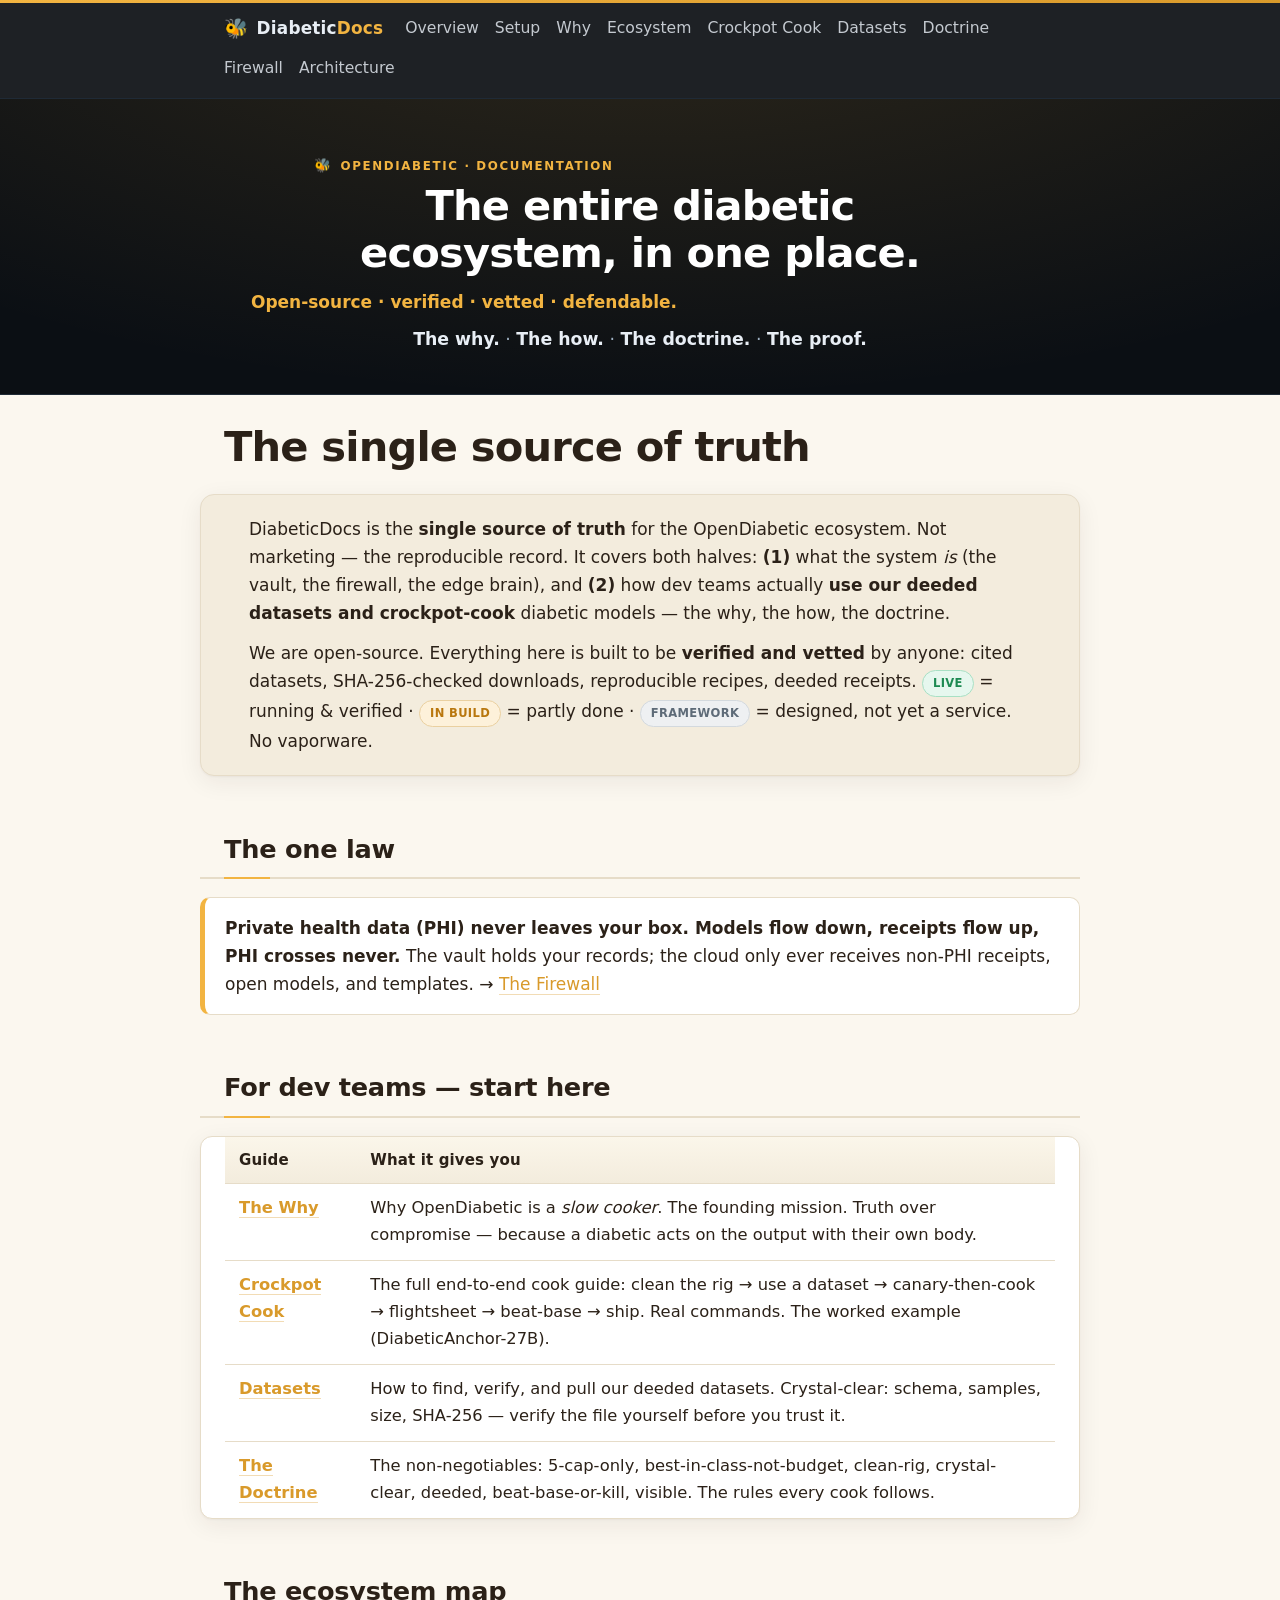
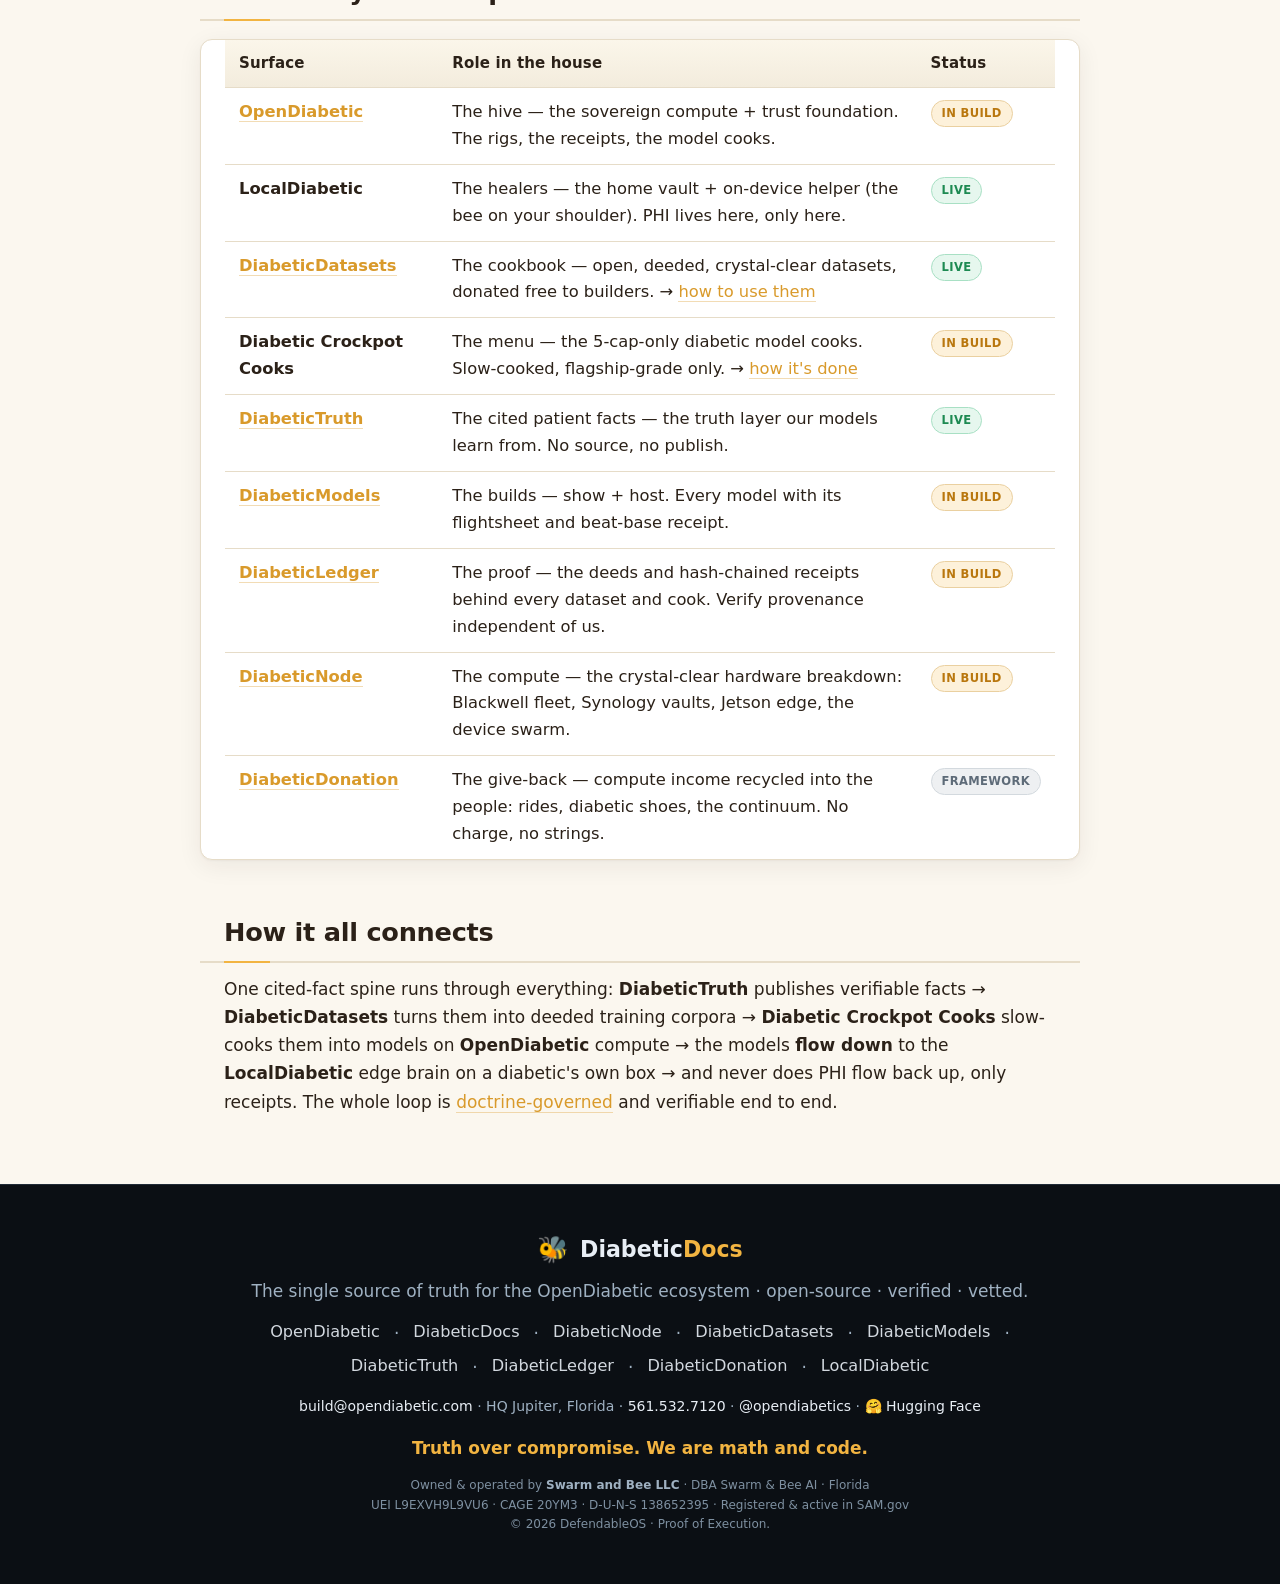
<file: index.html>
<!DOCTYPE html>
<html lang="en">
<head>
<meta charset="utf-8">
<meta name="viewport" content="width=device-width, initial-scale=1">
<link rel="icon" href="/assets/bee.svg" type="image/svg+xml">
<title>DiabeticDocs — the OpenDiabetic ecosystem, end to end</title>
<meta name="description" content="The single source of truth for the OpenDiabetic ecosystem: how the system works, how dev teams use our deeded datasets to crockpot-cook diabetic models, the why, the how, the doctrine. Open-source, verified, vetted. No vaporware.">
<link rel="canonical" href="https://diabeticdocs.com/">
<meta property="og:image" content="https://diabeticdocs.com/assets/og.png">
<meta property="og:image:width" content="1200">
<meta property="og:image:height" content="630">
<meta name="twitter:image" content="https://diabeticdocs.com/assets/og.png">
<meta name="robots" content="index,follow,max-image-preview:large">
<meta name="theme-color" content="#0B0F14">
<meta name="author" content="OpenDiabetic · Swarm and Bee LLC">
<meta property="og:type" content="website">
<meta property="og:site_name" content="DiabeticDocs">
<meta property="og:url" content="https://diabeticdocs.com/">
<meta property="og:title" content="DiabeticDocs — the OpenDiabetic ecosystem, end to end">
<meta property="og:description" content="The single source of truth for the OpenDiabetic ecosystem: how the system works, how dev teams use our deeded datasets to crockpot-cook diabetic models, the why, the how, the doctrine. Open-source, verified, vetted. No vaporware.">
<meta property="og:locale" content="en_US">
<meta name="twitter:card" content="summary_large_image">
<meta name="twitter:site" content="@opendiabetics">
<meta name="twitter:title" content="DiabeticDocs — the OpenDiabetic ecosystem, end to end">
<meta name="twitter:description" content="The single source of truth for the OpenDiabetic ecosystem: how the system works, how dev teams use our deeded datasets to crockpot-cook diabetic models, the why, the how, the doctrine. Open-source, verified, vetted. No vaporware.">
<script type="application/ld+json">
{
  "@context": "https://schema.org",
  "@type": "Organization",
  "@id": "https://diabeticdocs.com/#org",
  "name": "DiabeticDocs",
  "url": "https://diabeticdocs.com",
  "description": "The single source of truth for the OpenDiabetic ecosystem — the honest technical record and the reproducible crockpot-cook guides.",
  "email": "build@opendiabetic.com",
  "telephone": "+1-561-532-7120",
  "address": { "@type": "PostalAddress", "addressLocality": "Jupiter", "addressRegion": "FL", "addressCountry": "US" },
  "sameAs": ["https://x.com/opendiabetics", "https://huggingface.co/SwarmandBee", "https://opendiabetic.com", "https://diabeticnode.com", "https://diabeticdatasets.com", "https://diabeticmodels.com", "https://diabetictruth.org", "https://diabeticledger.com", "https://diabeticdonation.com", "https://localdiabetic.com", "https://github.com/SudoSuOps"],
  "parentOrganization": {
    "@type": "Organization",
    "name": "Swarm and Bee LLC",
    "legalName": "Swarm and Bee LLC",
    "alternateName": "Swarm & Bee AI",
    "address": { "@type": "PostalAddress", "addressRegion": "FL", "addressCountry": "US" },
    "identifier": [
      { "@type": "PropertyValue", "propertyID": "SAM UEI", "value": "L9EXVH9L9VU6" },
      { "@type": "PropertyValue", "propertyID": "CAGE", "value": "20YM3" },
      { "@type": "PropertyValue", "propertyID": "DUNS", "value": "138652395" }
    ]
  }
}
</script>
<link rel="stylesheet" href="/style.css">
<script type="application/ld+json">
{"@context":"https://schema.org","@type":"TechArticle","name":"DiabeticDocs — the OpenDiabetic ecosystem",
 "url":"https://diabeticdocs.com/","inLanguage":"en","dateModified":"2026-06-21",
 "publisher":{"@type":"Organization","name":"OpenDiabetic","url":"https://opendiabetic.com"},
 "about":"The complete OpenDiabetic ecosystem: platform, datasets, and the crockpot-cook pipeline"}
</script>
</head>
<body>
<header>
  <nav class="top"><strong><span class="bee" aria-hidden="true">🐝</span> Diabetic<b>Docs</b></strong>
    <a href="/">Overview</a> <a href="/setup">Setup</a>
    <a href="/the-why">Why</a> <a href="/ecosystem">Ecosystem</a>
    <a href="/crockpot-cook">Crockpot Cook</a>
    <a href="/datasets">Datasets</a>
    <a href="/doctrine">Doctrine</a>
    <a href="/the-firewall">Firewall</a>
    <a href="/architecture">Architecture</a>
  </nav>
</header>

<div class="hero">
  <p class="eyebrow"><span class="bee" aria-hidden="true">🐝</span> OpenDiabetic · Documentation</p>
  <p class="tagline">The entire diabetic ecosystem, in one place.</p>
  <p class="byline">Open-source · verified · vetted · defendable.</p>
  <p class="pillars"><b>The why.</b> · <b>The how.</b> · <b>The doctrine.</b> · <b>The proof.</b></p>
</div>

<h1>The single source of truth</h1>
<div class="lede">
  <p>DiabeticDocs is the <b>single source of truth</b> for the OpenDiabetic ecosystem. Not marketing —
  the reproducible record. It covers both halves: <b>(1)</b> what the system <i>is</i> (the vault, the
  firewall, the edge brain), and <b>(2)</b> how dev teams actually <b>use our deeded datasets and
  crockpot-cook</b> diabetic models — the why, the how, the doctrine.</p>
  <p style="margin-bottom:0">We are open-source. Everything here is built to be <b>verified and vetted</b>
  by anyone: cited datasets, SHA-256-checked downloads, reproducible recipes, deeded receipts.
  <span class="st live">LIVE</span> = running & verified ·
  <span class="st build">IN BUILD</span> = partly done ·
  <span class="st frame">FRAMEWORK</span> = designed, not yet a service. No vaporware.</p>
</div>

<h2>The one law</h2>
<p class="law"><b>Private health data (PHI) never leaves your box. Models flow down, receipts flow up, PHI
crosses never.</b> The vault holds your records; the cloud only ever receives non-PHI receipts, open
models, and templates. → <a href="/the-firewall">The Firewall</a></p>

<h2>For dev teams — start here</h2>
<table>
<tr><th>Guide</th><th>What it gives you</th></tr>
<tr><td><b><a href="/the-why">The Why</a></b></td><td>Why OpenDiabetic is a <i>slow cooker</i>. The founding mission. Truth over compromise — because a diabetic acts on the output with their own body.</td></tr>
<tr><td><b><a href="/crockpot-cook">Crockpot Cook</a></b></td><td>The full end-to-end cook guide: clean the rig → use a dataset → canary-then-cook → flightsheet → beat-base → ship. Real commands. The worked example (DiabeticAnchor-27B).</td></tr>
<tr><td><b><a href="/datasets">Datasets</a></b></td><td>How to find, verify, and pull our deeded datasets. Crystal-clear: schema, samples, size, SHA-256 — verify the file yourself before you trust it.</td></tr>
<tr><td><b><a href="/doctrine">The Doctrine</a></b></td><td>The non-negotiables: 5-cap-only, best-in-class-not-budget, clean-rig, crystal-clear, deeded, beat-base-or-kill, visible. The rules every cook follows.</td></tr>
</table>

<h2>The ecosystem map</h2>
<table>
<tr><th>Surface</th><th>Role in the house</th><th>Status</th></tr>
<tr><td><a href="https://opendiabetic.com"><b>OpenDiabetic</b></a></td><td>The hive — the sovereign compute + trust foundation. The rigs, the receipts, the model cooks.</td><td><span class="st build">IN BUILD</span></td></tr>
<tr><td><b>LocalDiabetic</b></td><td>The healers — the home vault + on-device helper (the bee on your shoulder). PHI lives here, only here.</td><td><span class="st live">LIVE</span></td></tr>
<tr><td><a href="https://diabeticdatasets.com"><b>DiabeticDatasets</b></a></td><td>The cookbook — open, deeded, crystal-clear datasets, donated free to builders. → <a href="/datasets">how to use them</a></td><td><span class="st live">LIVE</span></td></tr>
<tr><td><b>Diabetic Crockpot Cooks</b></td><td>The menu — the 5-cap-only diabetic model cooks. Slow-cooked, flagship-grade only. → <a href="/crockpot-cook">how it's done</a></td><td><span class="st build">IN BUILD</span></td></tr>
<tr><td><a href="https://diabetictruth.org"><b>DiabeticTruth</b></a></td><td>The cited patient facts — the truth layer our models learn from. No source, no publish.</td><td><span class="st live">LIVE</span></td></tr>
<tr><td><a href="https://diabeticmodels.com"><b>DiabeticModels</b></a></td><td>The builds — show + host. Every model with its flightsheet and beat-base receipt.</td><td><span class="st build">IN BUILD</span></td></tr>
<tr><td><a href="https://diabeticledger.com"><b>DiabeticLedger</b></a></td><td>The proof — the deeds and hash-chained receipts behind every dataset and cook. Verify provenance independent of us.</td><td><span class="st build">IN BUILD</span></td></tr>
<tr><td><a href="https://diabeticnode.com"><b>DiabeticNode</b></a></td><td>The compute — the crystal-clear hardware breakdown: Blackwell fleet, Synology vaults, Jetson edge, the device swarm.</td><td><span class="st build">IN BUILD</span></td></tr>
<tr><td><a href="https://diabeticdonation.com"><b>DiabeticDonation</b></a></td><td>The give-back — compute income recycled into the people: rides, diabetic shoes, the continuum. No charge, no strings.</td><td><span class="st frame">FRAMEWORK</span></td></tr>
</table>

<h2>How it all connects</h2>
<p>One cited-fact spine runs through everything: <b>DiabeticTruth</b> publishes verifiable facts →
<b>DiabeticDatasets</b> turns them into deeded training corpora → <b>Diabetic Crockpot Cooks</b>
slow-cooks them into models on <b>OpenDiabetic</b> compute → the models <b>flow down</b> to the
<b>LocalDiabetic</b> edge brain on a diabetic's own box → and never does PHI flow back up, only receipts.
The whole loop is <a href="/doctrine">doctrine-governed</a> and verifiable end to end.</p>

<footer class="site-footer">
  <div class="wrap">
    <p class="fmark"><span class="bee" aria-hidden="true">🐝</span> Diabetic<b>Docs</b></p>
    <p>The single source of truth for the OpenDiabetic ecosystem · open-source · verified · vetted.</p>
    <p class="links">
      <a href="https://opendiabetic.com">OpenDiabetic</a> ·
      <a href="https://diabeticdocs.com">DiabeticDocs</a> ·
      <a href="https://diabeticnode.com">DiabeticNode</a> ·
      <a href="https://diabeticdatasets.com">DiabeticDatasets</a> ·
      <a href="https://diabeticmodels.com">DiabeticModels</a> ·
      <a href="https://diabetictruth.org">DiabeticTruth</a> ·
      <a href="https://diabeticledger.com">DiabeticLedger</a> ·
      <a href="https://diabeticdonation.com">DiabeticDonation</a> ·
      <a href="https://localdiabetic.com">LocalDiabetic</a>
    </p>
    <p class="contact"><a href="mailto:build@opendiabetic.com">build@opendiabetic.com</a> ·
      HQ Jupiter, Florida · <a href="tel:+15615327120">561.532.7120</a> ·
      <a href="https://x.com/opendiabetics" rel="me">@opendiabetics</a> · <a href="https://huggingface.co/SwarmandBee" rel="me">🤗 Hugging Face</a></p>
    <p class="motto">Truth over compromise. We are math and code.</p>
    <p class="legal">Owned &amp; operated by <b>Swarm and Bee LLC</b> · DBA Swarm &amp; Bee AI · Florida<br>
      UEI L9EXVH9L9VU6 · CAGE 20YM3 · D-U-N-S 138652395 · Registered &amp; active in SAM.gov<br>
      &copy; 2026 DefendableOS · Proof of Execution.</p>
  </div>
</footer>
</body>
</html>
</file>
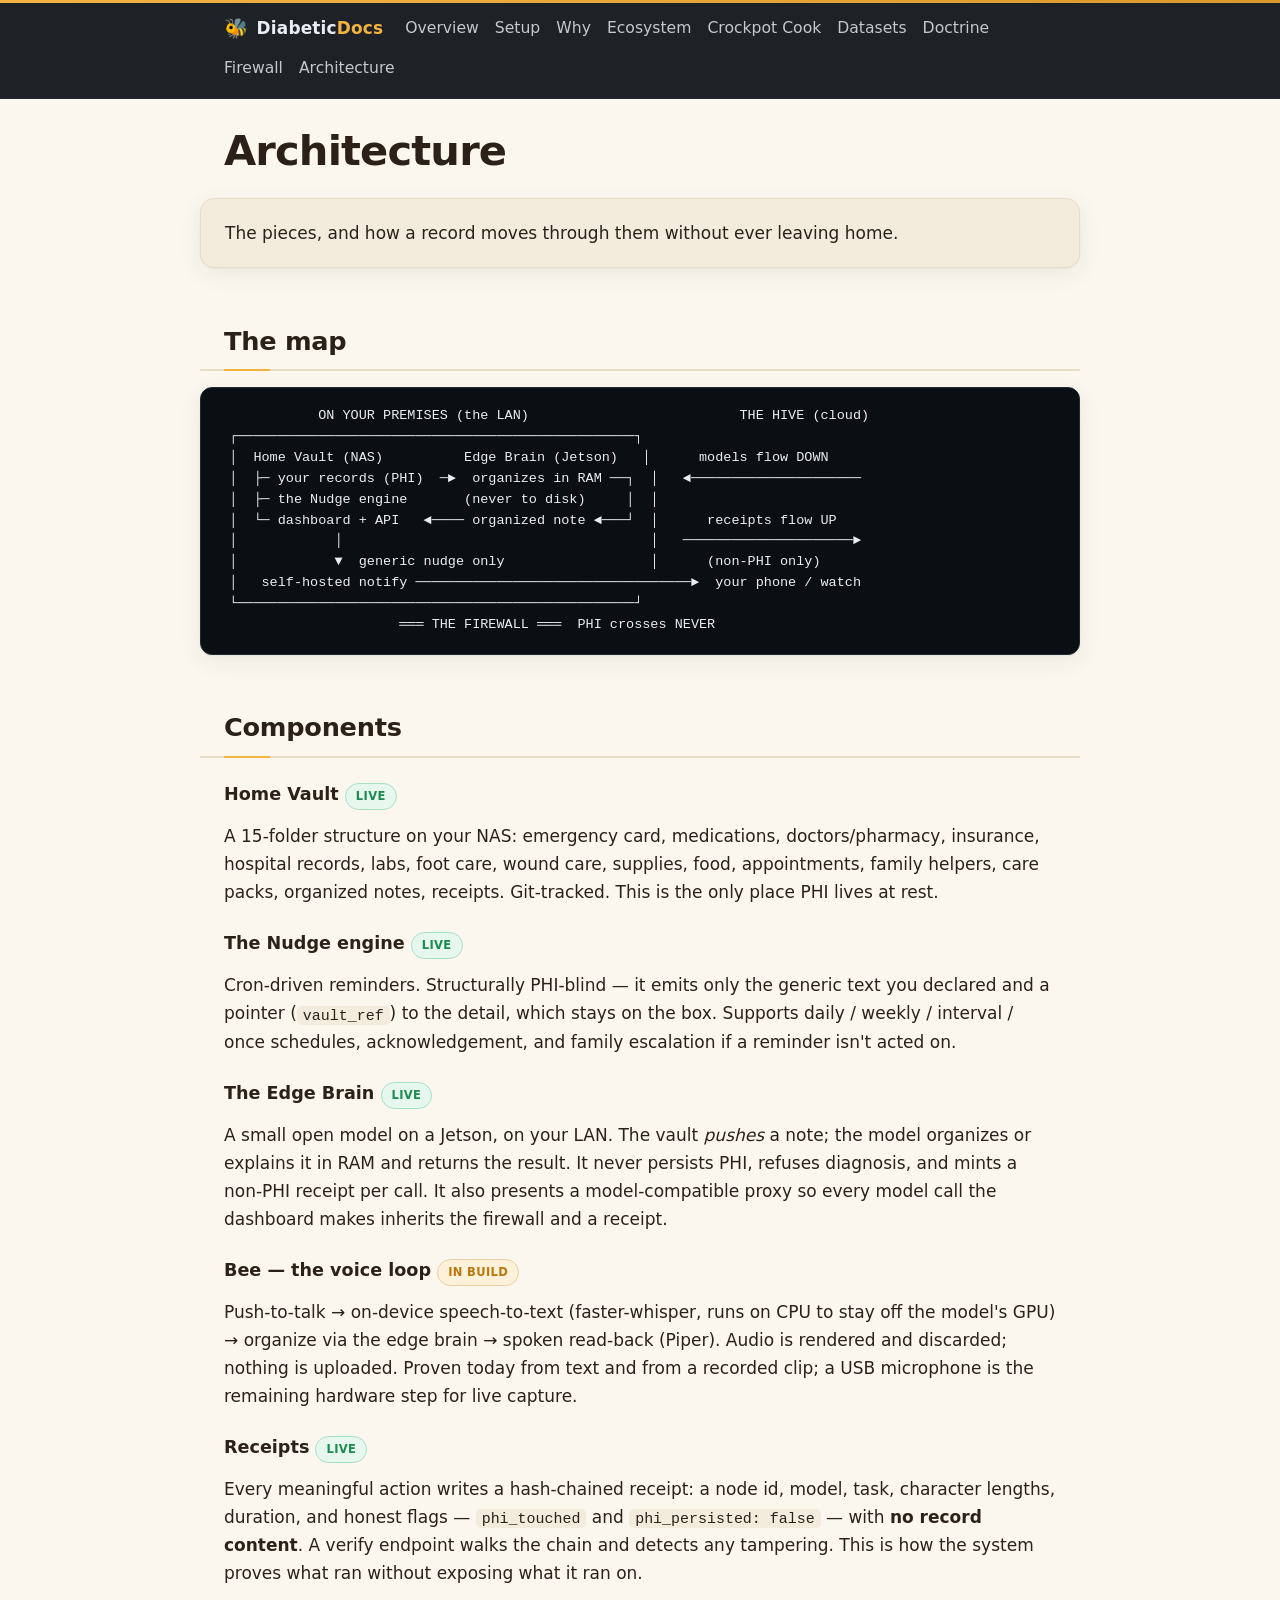
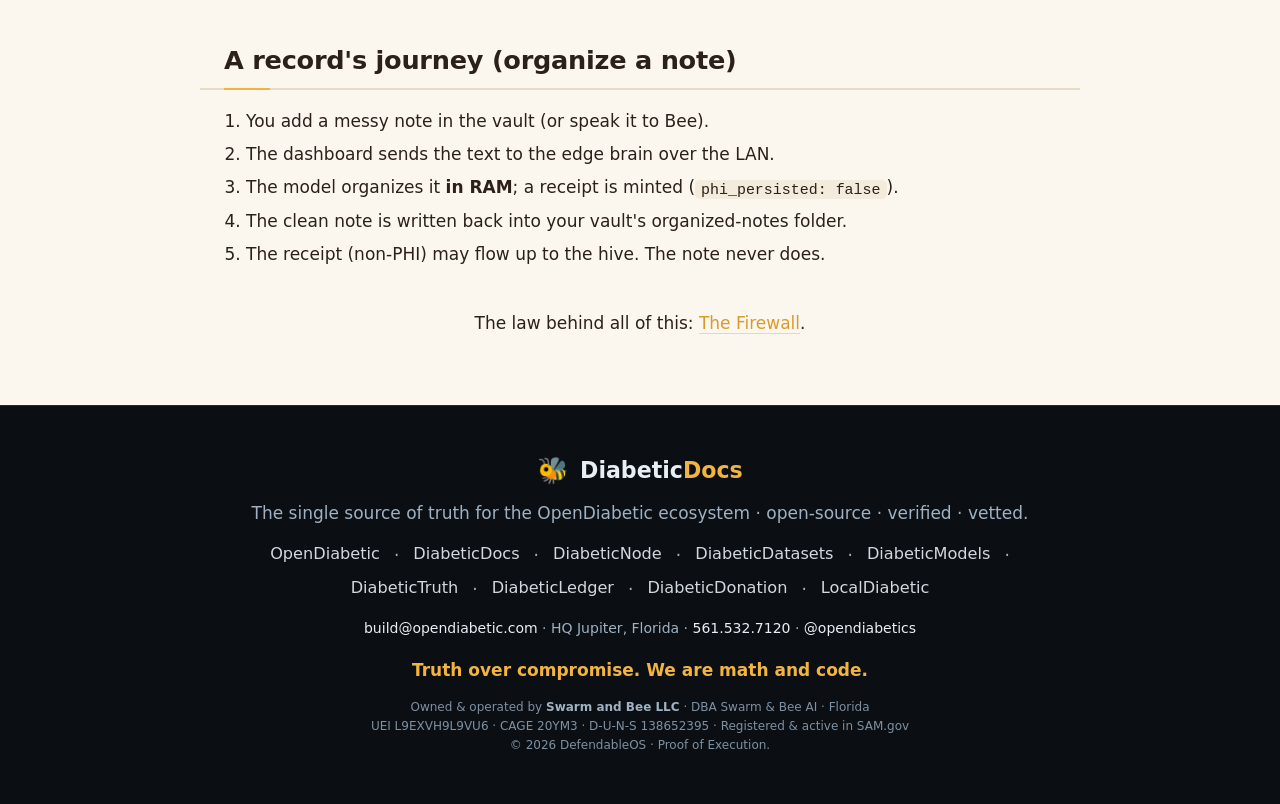
<file: architecture.html>
<!DOCTYPE html>
<html lang="en">
<head>
<meta charset="utf-8">
<meta name="viewport" content="width=device-width, initial-scale=1">
<link rel="icon" href="/assets/bee.svg" type="image/svg+xml">
<title>Architecture — components, data flow, and receipts — DiabeticDocs</title>
<meta name="description" content="The OpenDiabetic / LocalDiabetic architecture: the home vault, the PHI-blind nudge engine, the on-device edge brain, the voice loop, and the hash-chained receipts. How the pieces connect.">
<link rel="canonical" href="https://diabeticdocs.com/architecture">
<meta property="og:image" content="https://diabeticdocs.com/assets/og.png">
<meta property="og:image:width" content="1200">
<meta property="og:image:height" content="630">
<meta name="twitter:image" content="https://diabeticdocs.com/assets/og.png">
<meta name="robots" content="index,follow,max-image-preview:large">
<meta name="theme-color" content="#0B0F14">
<meta name="author" content="OpenDiabetic · Swarm and Bee LLC">
<meta property="og:type" content="website">
<meta property="og:site_name" content="DiabeticDocs">
<meta property="og:url" content="https://diabeticdocs.com/architecture">
<meta property="og:title" content="Architecture — components, data flow, and receipts — DiabeticDocs">
<meta property="og:description" content="The OpenDiabetic / LocalDiabetic architecture: the home vault, the PHI-blind nudge engine, the on-device edge brain, the voice loop, and the hash-chained receipts. How the pieces connect.">
<meta property="og:locale" content="en_US">
<meta name="twitter:card" content="summary_large_image">
<meta name="twitter:site" content="@opendiabetics">
<meta name="twitter:title" content="Architecture — components, data flow, and receipts — DiabeticDocs">
<meta name="twitter:description" content="The OpenDiabetic / LocalDiabetic architecture: the home vault, the PHI-blind nudge engine, the on-device edge brain, the voice loop, and the hash-chained receipts. How the pieces connect.">
<script type="application/ld+json">
{
  "@context": "https://schema.org",
  "@type": "Organization",
  "@id": "https://diabeticdocs.com/#org",
  "name": "DiabeticDocs",
  "url": "https://diabeticdocs.com",
  "description": "The single source of truth for the OpenDiabetic ecosystem — the honest technical record and the reproducible crockpot-cook guides.",
  "email": "build@opendiabetic.com",
  "telephone": "+1-561-532-7120",
  "address": { "@type": "PostalAddress", "addressLocality": "Jupiter", "addressRegion": "FL", "addressCountry": "US" },
  "sameAs": ["https://x.com/opendiabetics", "https://opendiabetic.com", "https://diabeticnode.com", "https://diabeticdatasets.com", "https://diabeticmodels.com", "https://diabetictruth.org", "https://diabeticledger.com", "https://diabeticdonation.com", "https://localdiabetic.com", "https://github.com/SudoSuOps"],
  "parentOrganization": {
    "@type": "Organization",
    "name": "Swarm and Bee LLC",
    "legalName": "Swarm and Bee LLC",
    "alternateName": "Swarm & Bee AI",
    "address": { "@type": "PostalAddress", "addressRegion": "FL", "addressCountry": "US" },
    "identifier": [
      { "@type": "PropertyValue", "propertyID": "SAM UEI", "value": "L9EXVH9L9VU6" },
      { "@type": "PropertyValue", "propertyID": "CAGE", "value": "20YM3" },
      { "@type": "PropertyValue", "propertyID": "DUNS", "value": "138652395" }
    ]
  }
}
</script>
<link rel="stylesheet" href="/style.css">
<script type="application/ld+json">
{"@context":"https://schema.org","@type":"TechArticle","name":"Architecture",
 "url":"https://diabeticdocs.com/architecture","dateModified":"2026-06-20",
 "publisher":{"@type":"Organization","name":"OpenDiabetic","url":"https://opendiabetic.com"}}
</script>
</head>
<body>
<header>
  <nav class="top"><strong><span class="bee" aria-hidden="true">🐝</span> Diabetic<b>Docs</b></strong> <a href="/">Overview</a> <a href="/setup">Setup</a> <a href="/the-why">Why</a> <a href="/ecosystem">Ecosystem</a> <a href="/crockpot-cook">Crockpot Cook</a> <a href="/datasets">Datasets</a> <a href="/doctrine">Doctrine</a> <a href="/the-firewall">Firewall</a> <a href="/architecture">Architecture</a></nav>
</header>

<h1>Architecture</h1>
<p class="lede">The pieces, and how a record moves through them without ever leaving home.</p>

<h2>The map</h2>
<pre><code>            ON YOUR PREMISES (the LAN)                          THE HIVE (cloud)
 ┌─────────────────────────────────────────────────┐
 │  Home Vault (NAS)          Edge Brain (Jetson)   │      models flow DOWN
 │  ├─ your records (PHI)  ─►  organizes in RAM ──┐  │   ◄─────────────────────
 │  ├─ the Nudge engine       (never to disk)     │  │
 │  └─ dashboard + API   ◄──── organized note ◄───┘  │      receipts flow UP
 │            │                                      │   ─────────────────────►
 │            ▼  generic nudge only                  │      (non-PHI only)
 │   self-hosted notify ──────────────────────────────────►  your phone / watch
 └─────────────────────────────────────────────────┘
                      ═══ THE FIREWALL ═══  PHI crosses NEVER</code></pre>

<h2>Components</h2>

<h3>Home Vault <span class="st live">LIVE</span></h3>
<p>A 15-folder structure on your NAS: emergency card, medications, doctors/pharmacy, insurance, hospital records, labs, foot care, wound care, supplies, food, appointments, family helpers, care packs, organized notes, receipts. Git-tracked. This is the only place PHI lives at rest.</p>

<h3>The Nudge engine <span class="st live">LIVE</span></h3>
<p>Cron-driven reminders. Structurally PHI-blind — it emits only the generic text you declared and a pointer (<code>vault_ref</code>) to the detail, which stays on the box. Supports daily / weekly / interval / once schedules, acknowledgement, and family escalation if a reminder isn't acted on.</p>

<h3>The Edge Brain <span class="st live">LIVE</span></h3>
<p>A small open model on a Jetson, on your LAN. The vault <em>pushes</em> a note; the model organizes or explains it in RAM and returns the result. It never persists PHI, refuses diagnosis, and mints a non-PHI receipt per call. It also presents a model-compatible proxy so every model call the dashboard makes inherits the firewall and a receipt.</p>

<h3>Bee — the voice loop <span class="st build">IN BUILD</span></h3>
<p>Push-to-talk → on-device speech-to-text (faster-whisper, runs on CPU to stay off the model's GPU) → organize via the edge brain → spoken read-back (Piper). Audio is rendered and discarded; nothing is uploaded. Proven today from text and from a recorded clip; a USB microphone is the remaining hardware step for live capture.</p>

<h3>Receipts <span class="st live">LIVE</span></h3>
<p>Every meaningful action writes a hash-chained receipt: a node id, model, task, character lengths, duration, and honest flags — <code>phi_touched</code> and <code>phi_persisted: false</code> — with <b>no record content</b>. A verify endpoint walks the chain and detects any tampering. This is how the system proves what ran without exposing what it ran on.</p>

<h2>A record's journey (organize a note)</h2>
<ol>
  <li>You add a messy note in the vault (or speak it to Bee).</li>
  <li>The dashboard sends the text to the edge brain over the LAN.</li>
  <li>The model organizes it <b>in RAM</b>; a receipt is minted (<code>phi_persisted: false</code>).</li>
  <li>The clean note is written back into your vault's organized-notes folder.</li>
  <li>The receipt (non-PHI) may flow up to the hive. The note never does.</li>
</ol>

<p style="max-width:880px;margin:2.4em auto .2em;padding:0 24px;text-align:center">The law behind all of this: <a href="/the-firewall">The Firewall</a>.</p>
<footer class="site-footer">
  <div class="wrap">
    <p class="fmark"><span class="bee" aria-hidden="true">🐝</span> Diabetic<b>Docs</b></p>
    <p>The single source of truth for the OpenDiabetic ecosystem · open-source · verified · vetted.</p>
    <p class="links">
      <a href="https://opendiabetic.com">OpenDiabetic</a> ·
      <a href="https://diabeticdocs.com">DiabeticDocs</a> ·
      <a href="https://diabeticnode.com">DiabeticNode</a> ·
      <a href="https://diabeticdatasets.com">DiabeticDatasets</a> ·
      <a href="https://diabeticmodels.com">DiabeticModels</a> ·
      <a href="https://diabetictruth.org">DiabeticTruth</a> ·
      <a href="https://diabeticledger.com">DiabeticLedger</a> ·
      <a href="https://diabeticdonation.com">DiabeticDonation</a> ·
      <a href="https://localdiabetic.com">LocalDiabetic</a>
    </p>
    <p class="contact"><a href="mailto:build@opendiabetic.com">build@opendiabetic.com</a> ·
      HQ Jupiter, Florida · <a href="tel:+15615327120">561.532.7120</a> ·
      <a href="https://x.com/opendiabetics" rel="me">@opendiabetics</a></p>
    <p class="motto">Truth over compromise. We are math and code.</p>
    <p class="legal">Owned &amp; operated by <b>Swarm and Bee LLC</b> · DBA Swarm &amp; Bee AI · Florida<br>
      UEI L9EXVH9L9VU6 · CAGE 20YM3 · D-U-N-S 138652395 · Registered &amp; active in SAM.gov<br>
      &copy; 2026 DefendableOS · Proof of Execution.</p>
  </div>
</footer>
</body>
</html>
</file>
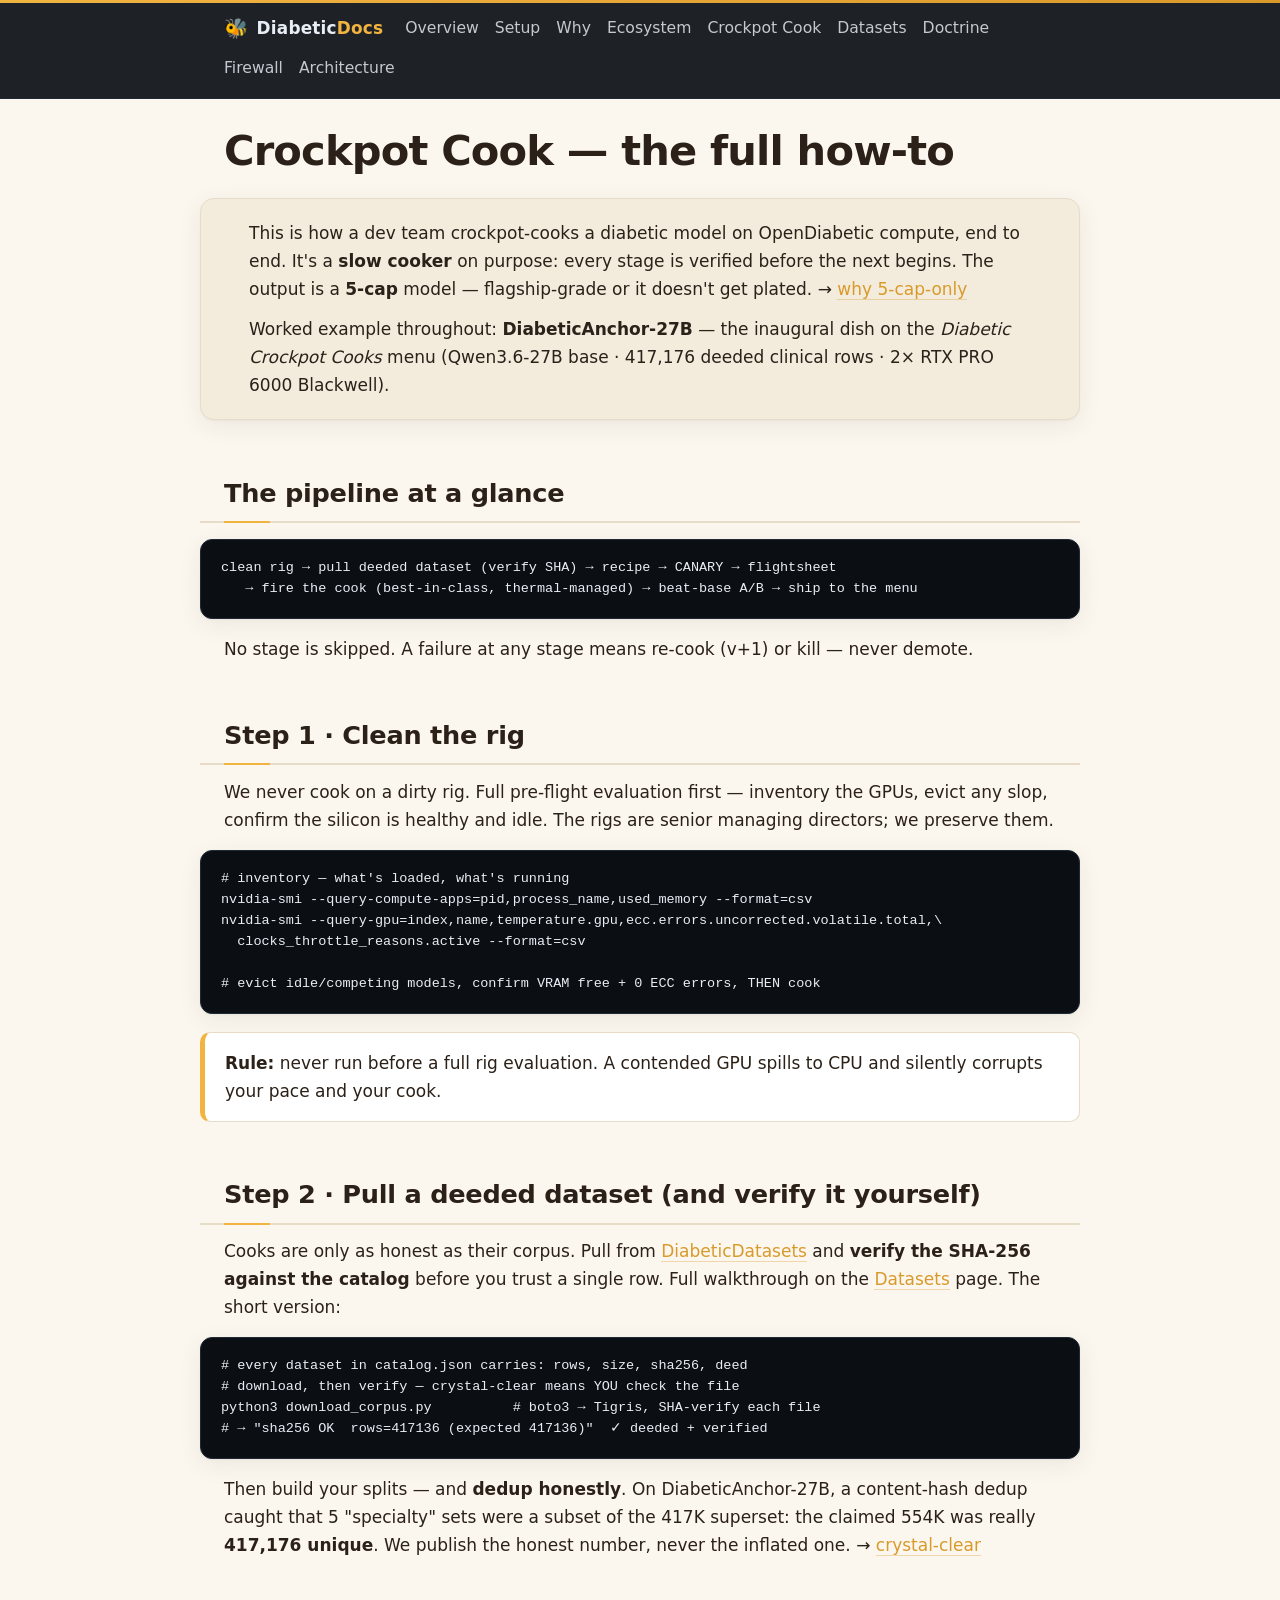
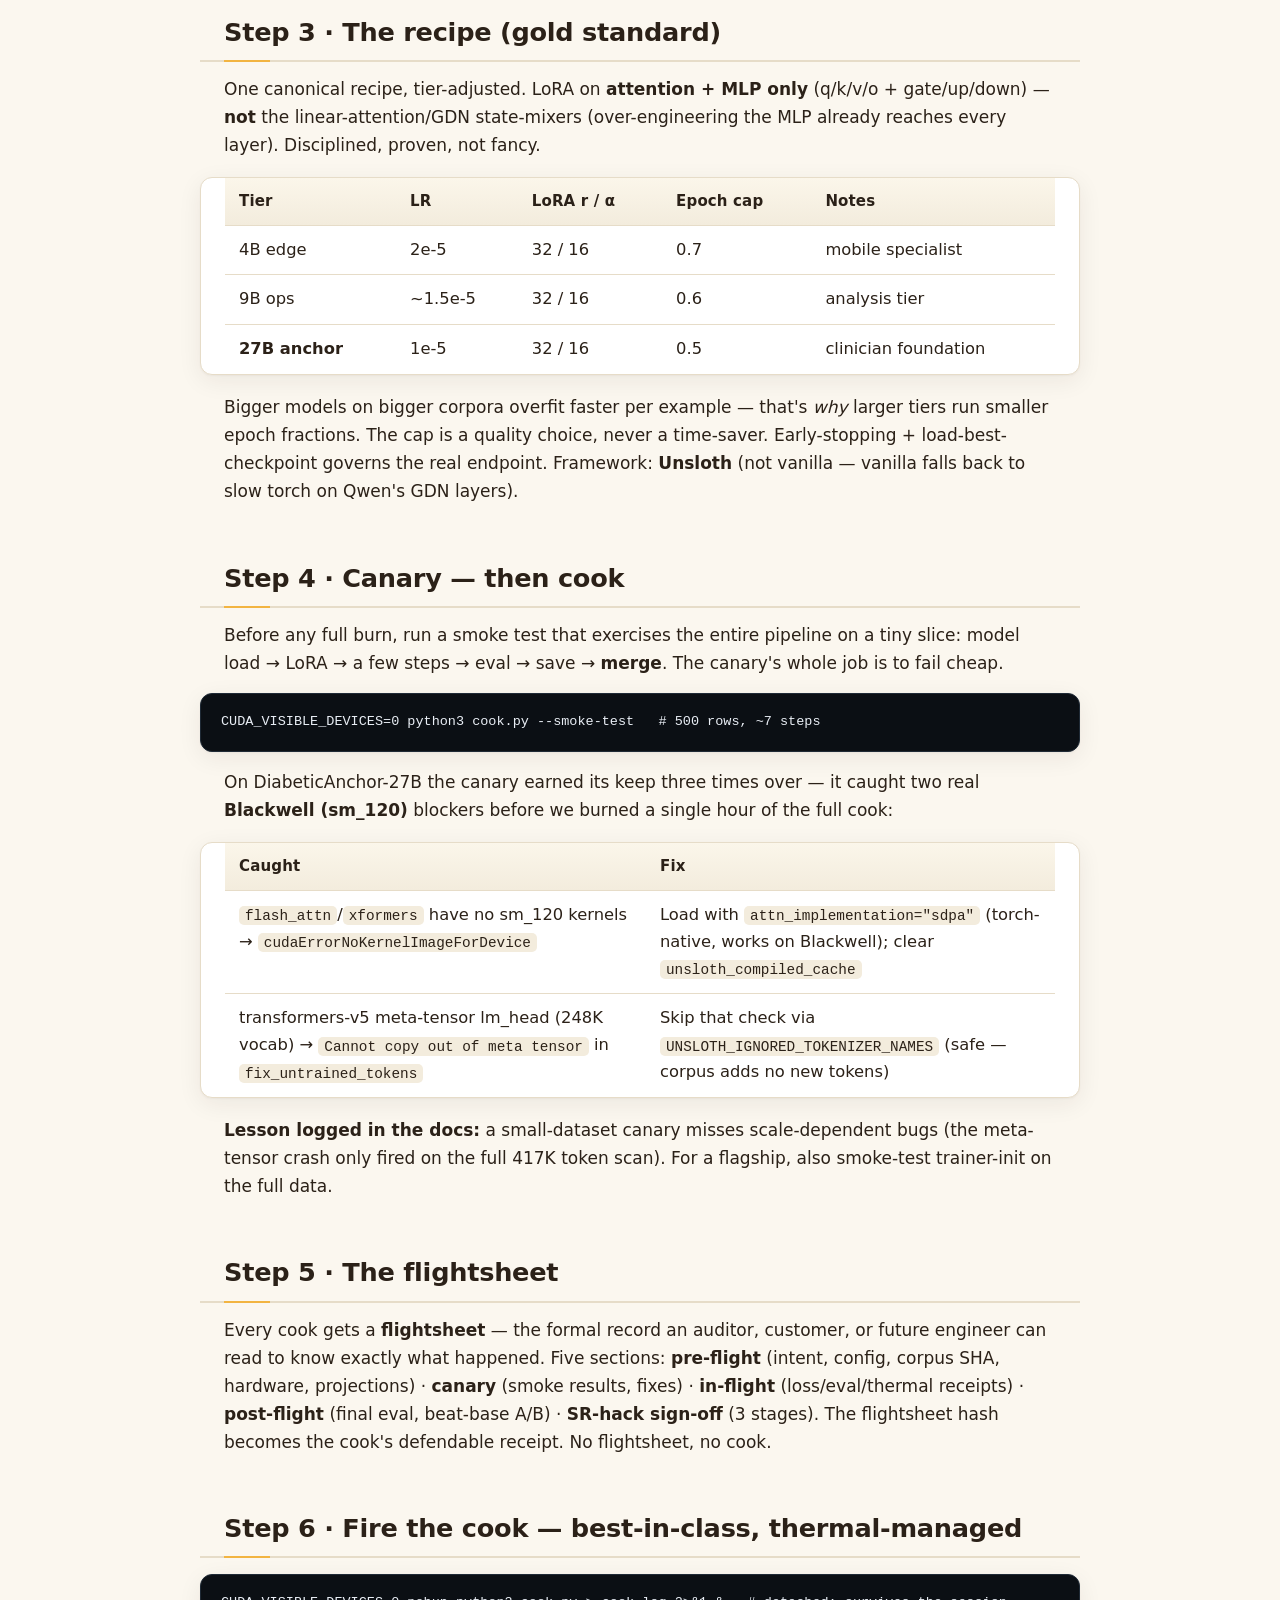
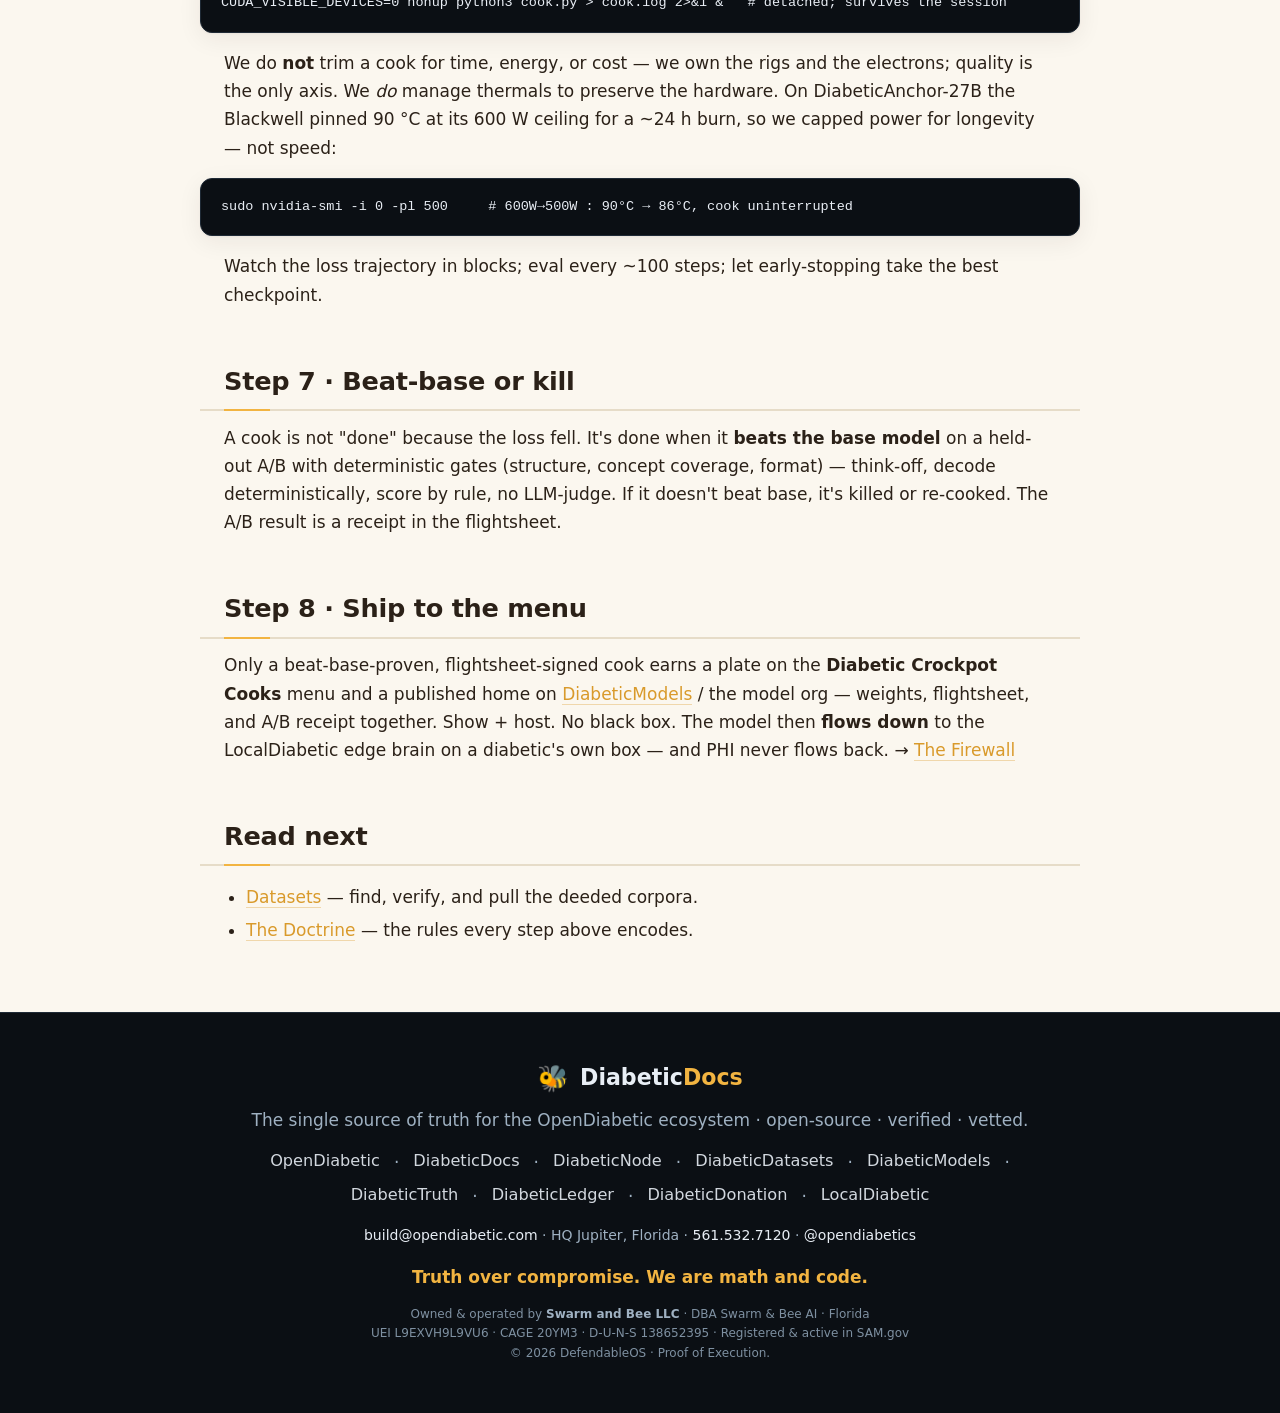
<file: crockpot-cook.html>
<!DOCTYPE html>
<html lang="en">
<head>
<meta charset="utf-8">
<meta name="viewport" content="width=device-width, initial-scale=1">
<link rel="icon" href="/assets/bee.svg" type="image/svg+xml">
<title>Crockpot Cook — the full how-to | DiabeticDocs</title>
<meta name="description" content="The complete, reproducible guide to crockpot-cooking a diabetic model on the OpenDiabetic platform: clean the rig, pull a deeded dataset, canary-then-cook, flightsheet, beat-base, ship. Real commands. Worked example: DiabeticAnchor-27B.">
<link rel="canonical" href="https://diabeticdocs.com/crockpot-cook">
<meta property="og:image" content="https://diabeticdocs.com/assets/og.png">
<meta property="og:image:width" content="1200">
<meta property="og:image:height" content="630">
<meta name="twitter:image" content="https://diabeticdocs.com/assets/og.png">
<meta name="robots" content="index,follow,max-image-preview:large">
<meta name="theme-color" content="#0B0F14">
<meta name="author" content="OpenDiabetic · Swarm and Bee LLC">
<meta property="og:type" content="website">
<meta property="og:site_name" content="DiabeticDocs">
<meta property="og:url" content="https://diabeticdocs.com/crockpot-cook">
<meta property="og:title" content="Crockpot Cook — the full how-to | DiabeticDocs">
<meta property="og:description" content="The complete, reproducible guide to crockpot-cooking a diabetic model on the OpenDiabetic platform: clean the rig, pull a deeded dataset, canary-then-cook, flightsheet, beat-base, ship. Real commands. Worked example: DiabeticAnchor-27B.">
<meta property="og:locale" content="en_US">
<meta name="twitter:card" content="summary_large_image">
<meta name="twitter:site" content="@opendiabetics">
<meta name="twitter:title" content="Crockpot Cook — the full how-to | DiabeticDocs">
<meta name="twitter:description" content="The complete, reproducible guide to crockpot-cooking a diabetic model on the OpenDiabetic platform: clean the rig, pull a deeded dataset, canary-then-cook, flightsheet, beat-base, ship. Real commands. Worked example: DiabeticAnchor-27B.">
<script type="application/ld+json">
{
  "@context": "https://schema.org",
  "@type": "Organization",
  "@id": "https://diabeticdocs.com/#org",
  "name": "DiabeticDocs",
  "url": "https://diabeticdocs.com",
  "description": "The single source of truth for the OpenDiabetic ecosystem — the honest technical record and the reproducible crockpot-cook guides.",
  "email": "build@opendiabetic.com",
  "telephone": "+1-561-532-7120",
  "address": { "@type": "PostalAddress", "addressLocality": "Jupiter", "addressRegion": "FL", "addressCountry": "US" },
  "sameAs": ["https://x.com/opendiabetics", "https://opendiabetic.com", "https://diabeticnode.com", "https://diabeticdatasets.com", "https://diabeticmodels.com", "https://diabetictruth.org", "https://diabeticledger.com", "https://diabeticdonation.com", "https://localdiabetic.com", "https://github.com/SudoSuOps"],
  "parentOrganization": {
    "@type": "Organization",
    "name": "Swarm and Bee LLC",
    "legalName": "Swarm and Bee LLC",
    "alternateName": "Swarm & Bee AI",
    "address": { "@type": "PostalAddress", "addressRegion": "FL", "addressCountry": "US" },
    "identifier": [
      { "@type": "PropertyValue", "propertyID": "SAM UEI", "value": "L9EXVH9L9VU6" },
      { "@type": "PropertyValue", "propertyID": "CAGE", "value": "20YM3" },
      { "@type": "PropertyValue", "propertyID": "DUNS", "value": "138652395" }
    ]
  }
}
</script>
<link rel="stylesheet" href="/style.css">
<script type="application/ld+json">
{"@context":"https://schema.org","@type":"HowTo","name":"Crockpot-cook a diabetic model on OpenDiabetic",
 "url":"https://diabeticdocs.com/crockpot-cook","inLanguage":"en","dateModified":"2026-06-21",
 "publisher":{"@type":"Organization","name":"OpenDiabetic","url":"https://opendiabetic.com"}}
</script>
</head>
<body>
<header>
  <nav class="top"><strong><span class="bee" aria-hidden="true">🐝</span> Diabetic<b>Docs</b></strong>
    <a href="/">Overview</a> <a href="/setup">Setup</a> <a href="/the-why">Why</a> <a href="/ecosystem">Ecosystem</a> <a href="/crockpot-cook">Crockpot Cook</a>
    <a href="/datasets">Datasets</a> <a href="/doctrine">Doctrine</a>
    <a href="/the-firewall">Firewall</a> <a href="/architecture">Architecture</a>
  </nav>
</header>

<h1>Crockpot Cook — the full how-to</h1>
<div class="lede">
  <p>This is how a dev team crockpot-cooks a diabetic model on OpenDiabetic compute, end to end. It's a
  <b>slow cooker</b> on purpose: every stage is verified before the next begins. The output is a
  <b>5-cap</b> model — flagship-grade or it doesn't get plated. → <a href="/doctrine">why 5-cap-only</a></p>
  <p style="margin-bottom:0">Worked example throughout: <b>DiabeticAnchor-27B</b> — the inaugural dish on
  the <i>Diabetic Crockpot Cooks</i> menu (Qwen3.6-27B base · 417,176 deeded clinical rows · 2× RTX PRO
  6000 Blackwell).</p>
</div>

<h2>The pipeline at a glance</h2>
<pre><code>clean rig → pull deeded dataset (verify SHA) → recipe → CANARY → flightsheet
   → fire the cook (best-in-class, thermal-managed) → beat-base A/B → ship to the menu</code></pre>
<p>No stage is skipped. A failure at any stage means re-cook (v+1) or kill — never demote.</p>

<h2>Step 1 · Clean the rig</h2>
<p>We never cook on a dirty rig. Full pre-flight evaluation first — inventory the GPUs, evict any slop,
confirm the silicon is healthy and idle. The rigs are senior managing directors; we preserve them.</p>
<pre><code># inventory — what's loaded, what's running
nvidia-smi --query-compute-apps=pid,process_name,used_memory --format=csv
nvidia-smi --query-gpu=index,name,temperature.gpu,ecc.errors.uncorrected.volatile.total,\
  clocks_throttle_reasons.active --format=csv

# evict idle/competing models, confirm VRAM free + 0 ECC errors, THEN cook</code></pre>
<p class="law"><b>Rule:</b> never run before a full rig evaluation. A contended GPU spills to CPU and
silently corrupts your pace and your cook.</p>

<h2>Step 2 · Pull a deeded dataset (and verify it yourself)</h2>
<p>Cooks are only as honest as their corpus. Pull from <a href="https://diabeticdatasets.com">DiabeticDatasets</a>
and <b>verify the SHA-256 against the catalog</b> before you trust a single row. Full walkthrough on the
<a href="/datasets">Datasets</a> page. The short version:</p>
<pre><code># every dataset in catalog.json carries: rows, size, sha256, deed
# download, then verify — crystal-clear means YOU check the file
python3 download_corpus.py          # boto3 → Tigris, SHA-verify each file
# → "sha256 OK  rows=417136 (expected 417136)"  ✓ deeded + verified</code></pre>
<p>Then build your splits — and <b>dedup honestly</b>. On DiabeticAnchor-27B, a content-hash dedup caught
that 5 "specialty" sets were a subset of the 417K superset: the claimed 554K was really
<b>417,176 unique</b>. We publish the honest number, never the inflated one. → <a href="/doctrine#crystal-clear">crystal-clear</a></p>

<h2>Step 3 · The recipe (gold standard)</h2>
<p>One canonical recipe, tier-adjusted. LoRA on <b>attention + MLP only</b> (q/k/v/o + gate/up/down) —
<b>not</b> the linear-attention/GDN state-mixers (over-engineering the MLP already reaches every layer).
Disciplined, proven, not fancy.</p>
<table>
<tr><th>Tier</th><th>LR</th><th>LoRA r / α</th><th>Epoch cap</th><th>Notes</th></tr>
<tr><td>4B edge</td><td>2e-5</td><td>32 / 16</td><td>0.7</td><td>mobile specialist</td></tr>
<tr><td>9B ops</td><td>~1.5e-5</td><td>32 / 16</td><td>0.6</td><td>analysis tier</td></tr>
<tr><td><b>27B anchor</b></td><td>1e-5</td><td>32 / 16</td><td>0.5</td><td>clinician foundation</td></tr>
</table>
<p>Bigger models on bigger corpora overfit faster per example — that's <i>why</i> larger tiers run smaller
epoch fractions. The cap is a quality choice, never a time-saver. Early-stopping + load-best-checkpoint
governs the real endpoint. Framework: <b>Unsloth</b> (not vanilla — vanilla falls back to slow torch on
Qwen's GDN layers).</p>

<h2>Step 4 · Canary — then cook</h2>
<p>Before any full burn, run a smoke test that exercises the entire pipeline on a tiny slice: model load →
LoRA → a few steps → eval → save → <b>merge</b>. The canary's whole job is to fail cheap.</p>
<pre><code>CUDA_VISIBLE_DEVICES=0 python3 cook.py --smoke-test   # 500 rows, ~7 steps</code></pre>
<p>On DiabeticAnchor-27B the canary earned its keep three times over — it caught two real
<b>Blackwell (sm_120)</b> blockers before we burned a single hour of the full cook:</p>
<table>
<tr><th>Caught</th><th>Fix</th></tr>
<tr><td><code>flash_attn</code>/<code>xformers</code> have no sm_120 kernels → <code>cudaErrorNoKernelImageForDevice</code></td><td>Load with <code>attn_implementation="sdpa"</code> (torch-native, works on Blackwell); clear <code>unsloth_compiled_cache</code></td></tr>
<tr><td>transformers-v5 meta-tensor lm_head (248K vocab) → <code>Cannot copy out of meta tensor</code> in <code>fix_untrained_tokens</code></td><td>Skip that check via <code>UNSLOTH_IGNORED_TOKENIZER_NAMES</code> (safe — corpus adds no new tokens)</td></tr>
</table>
<p><b>Lesson logged in the docs:</b> a small-dataset canary misses scale-dependent bugs (the meta-tensor
crash only fired on the full 417K token scan). For a flagship, also smoke-test trainer-init on the full data.</p>

<h2>Step 5 · The flightsheet</h2>
<p>Every cook gets a <b>flightsheet</b> — the formal record an auditor, customer, or future engineer can read
to know exactly what happened. Five sections: <b>pre-flight</b> (intent, config, corpus SHA, hardware,
projections) · <b>canary</b> (smoke results, fixes) · <b>in-flight</b> (loss/eval/thermal receipts) ·
<b>post-flight</b> (final eval, beat-base A/B) · <b>SR-hack sign-off</b> (3 stages). The flightsheet hash
becomes the cook's defendable receipt. No flightsheet, no cook.</p>

<h2>Step 6 · Fire the cook — best-in-class, thermal-managed</h2>
<pre><code>CUDA_VISIBLE_DEVICES=0 nohup python3 cook.py &gt; cook.log 2&gt;&amp;1 &amp;   # detached; survives the session</code></pre>
<p>We do <b>not</b> trim a cook for time, energy, or cost — we own the rigs and the electrons; quality is the
only axis. We <i>do</i> manage thermals to preserve the hardware. On DiabeticAnchor-27B the Blackwell pinned
90 °C at its 600 W ceiling for a ~24 h burn, so we capped power for longevity — not speed:</p>
<pre><code>sudo nvidia-smi -i 0 -pl 500     # 600W→500W : 90°C → 86°C, cook uninterrupted</code></pre>
<p>Watch the loss trajectory in blocks; eval every ~100 steps; let early-stopping take the best checkpoint.</p>

<h2>Step 7 · Beat-base or kill</h2>
<p>A cook is not "done" because the loss fell. It's done when it <b>beats the base model</b> on a held-out
A/B with deterministic gates (structure, concept coverage, format) — think-off, decode deterministically,
score by rule, no LLM-judge. If it doesn't beat base, it's killed or re-cooked. The A/B result is a receipt
in the flightsheet.</p>

<h2>Step 8 · Ship to the menu</h2>
<p>Only a beat-base-proven, flightsheet-signed cook earns a plate on the <b>Diabetic Crockpot Cooks</b> menu
and a published home on <a href="https://diabeticmodels.com">DiabeticModels</a> / the model org —
weights, flightsheet, and A/B receipt together. Show + host. No black box. The model then <b>flows down</b>
to the LocalDiabetic edge brain on a diabetic's own box — and PHI never flows back. → <a href="/the-firewall">The Firewall</a></p>

<h2>Read next</h2>
<ul>
  <li><a href="/datasets">Datasets</a> — find, verify, and pull the deeded corpora.</li>
  <li><a href="/doctrine">The Doctrine</a> — the rules every step above encodes.</li>
</ul>

<footer class="site-footer">
  <div class="wrap">
    <p class="fmark"><span class="bee" aria-hidden="true">🐝</span> Diabetic<b>Docs</b></p>
    <p>The single source of truth for the OpenDiabetic ecosystem · open-source · verified · vetted.</p>
    <p class="links">
      <a href="https://opendiabetic.com">OpenDiabetic</a> ·
      <a href="https://diabeticdocs.com">DiabeticDocs</a> ·
      <a href="https://diabeticnode.com">DiabeticNode</a> ·
      <a href="https://diabeticdatasets.com">DiabeticDatasets</a> ·
      <a href="https://diabeticmodels.com">DiabeticModels</a> ·
      <a href="https://diabetictruth.org">DiabeticTruth</a> ·
      <a href="https://diabeticledger.com">DiabeticLedger</a> ·
      <a href="https://diabeticdonation.com">DiabeticDonation</a> ·
      <a href="https://localdiabetic.com">LocalDiabetic</a>
    </p>
    <p class="contact"><a href="mailto:build@opendiabetic.com">build@opendiabetic.com</a> ·
      HQ Jupiter, Florida · <a href="tel:+15615327120">561.532.7120</a> ·
      <a href="https://x.com/opendiabetics" rel="me">@opendiabetics</a></p>
    <p class="motto">Truth over compromise. We are math and code.</p>
    <p class="legal">Owned &amp; operated by <b>Swarm and Bee LLC</b> · DBA Swarm &amp; Bee AI · Florida<br>
      UEI L9EXVH9L9VU6 · CAGE 20YM3 · D-U-N-S 138652395 · Registered &amp; active in SAM.gov<br>
      &copy; 2026 DefendableOS · Proof of Execution.</p>
  </div>
</footer>
</body>
</html>
</file>
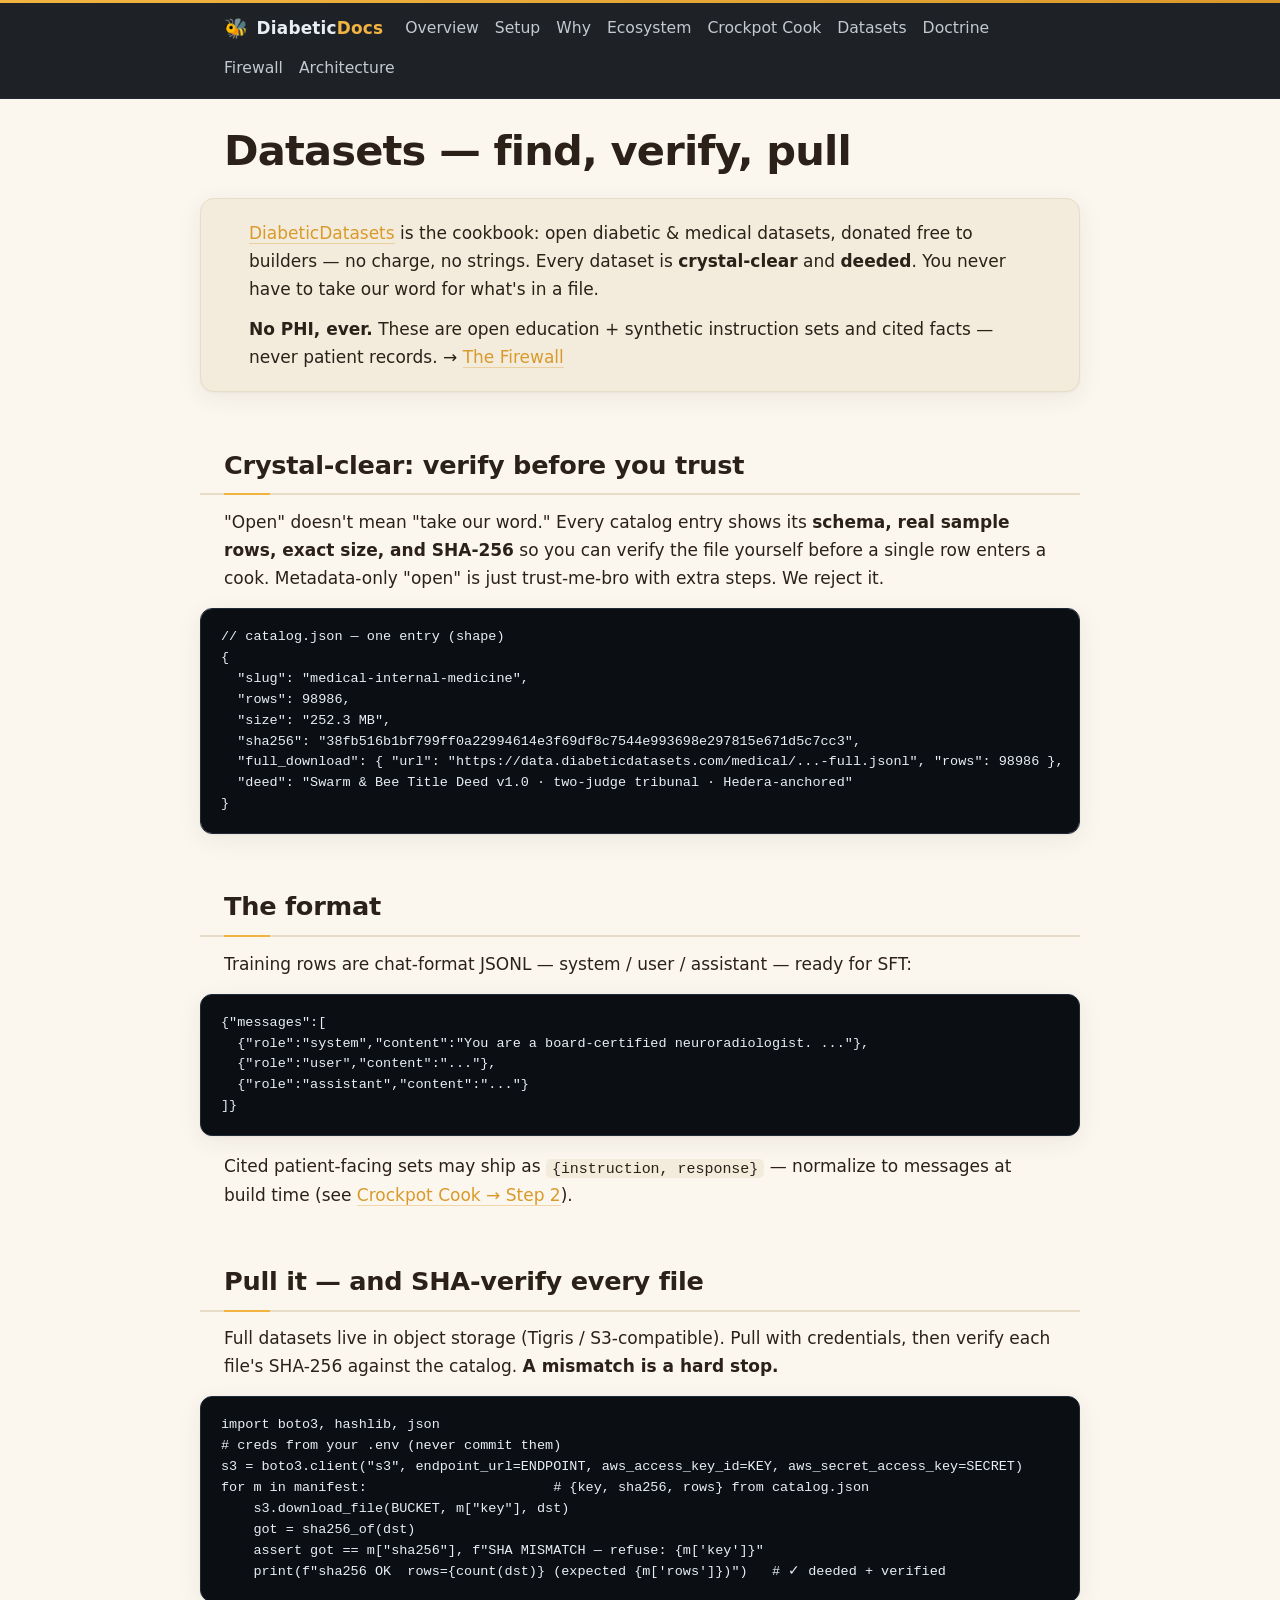
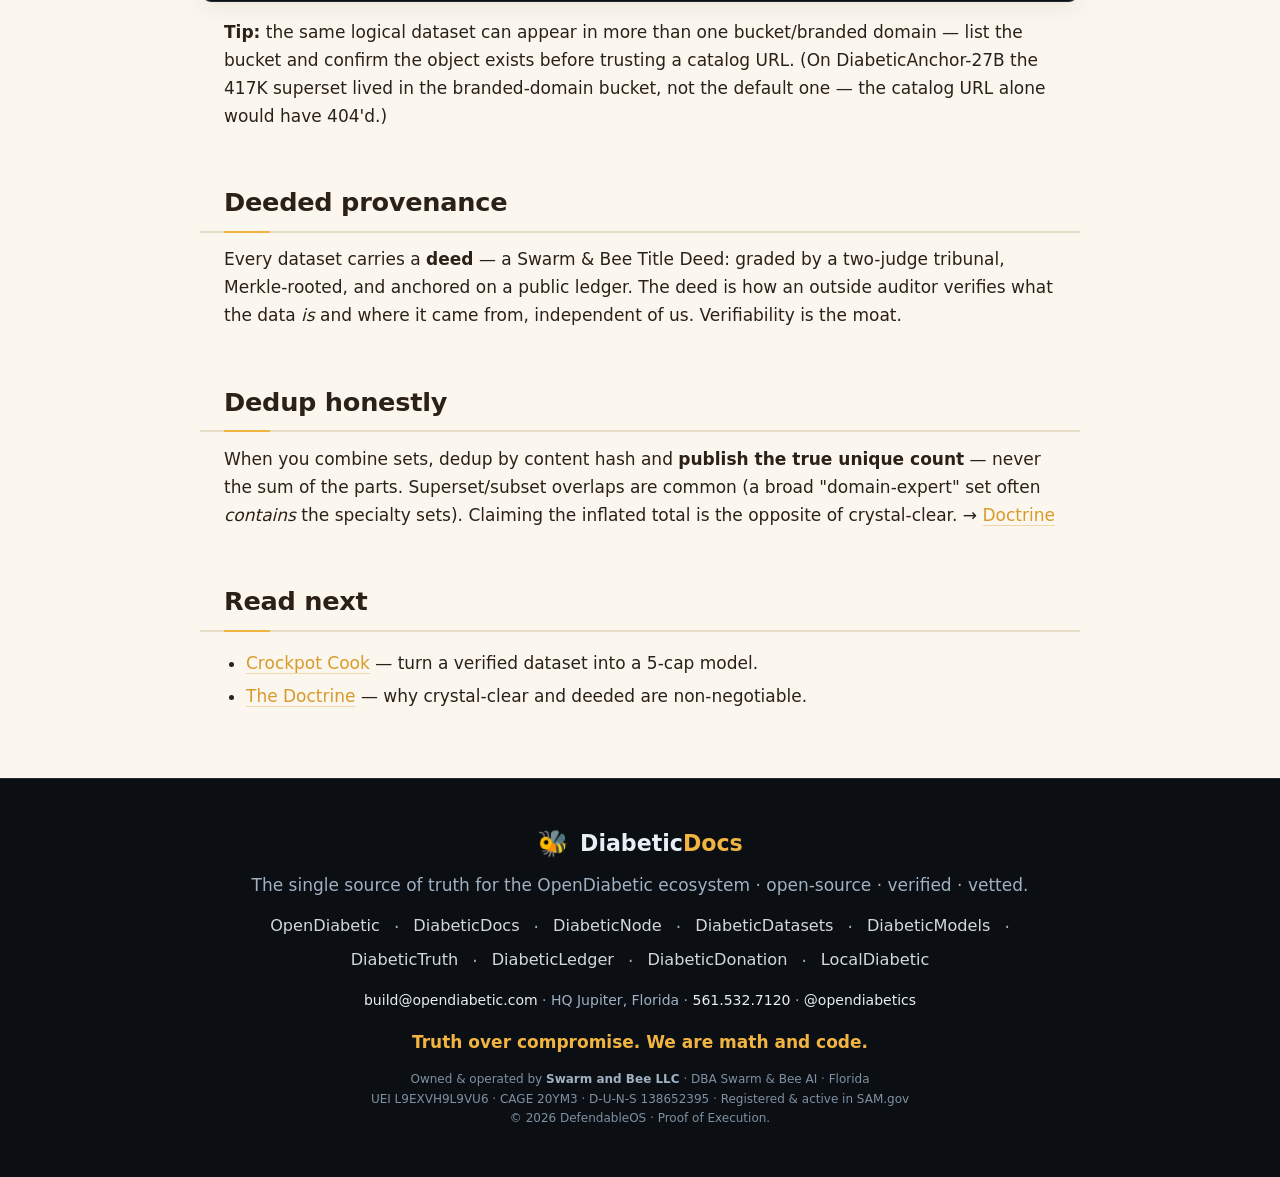
<file: datasets.html>
<!DOCTYPE html>
<html lang="en">
<head>
<meta charset="utf-8">
<meta name="viewport" content="width=device-width, initial-scale=1">
<link rel="icon" href="/assets/bee.svg" type="image/svg+xml">
<title>Datasets — find, verify, pull | DiabeticDocs</title>
<meta name="description" content="How to use OpenDiabetic's deeded datasets: the crystal-clear catalog, SHA-256 verification, deed provenance, and pulling the full corpora from object storage. Verify the file yourself before you trust it.">
<link rel="canonical" href="https://diabeticdocs.com/datasets">
<meta property="og:image" content="https://diabeticdocs.com/assets/og.png">
<meta property="og:image:width" content="1200">
<meta property="og:image:height" content="630">
<meta name="twitter:image" content="https://diabeticdocs.com/assets/og.png">
<meta name="robots" content="index,follow,max-image-preview:large">
<meta name="theme-color" content="#0B0F14">
<meta name="author" content="OpenDiabetic · Swarm and Bee LLC">
<meta property="og:type" content="website">
<meta property="og:site_name" content="DiabeticDocs">
<meta property="og:url" content="https://diabeticdocs.com/datasets">
<meta property="og:title" content="Datasets — find, verify, pull | DiabeticDocs">
<meta property="og:description" content="How to use OpenDiabetic's deeded datasets: the crystal-clear catalog, SHA-256 verification, deed provenance, and pulling the full corpora from object storage. Verify the file yourself before you trust it.">
<meta property="og:locale" content="en_US">
<meta name="twitter:card" content="summary_large_image">
<meta name="twitter:site" content="@opendiabetics">
<meta name="twitter:title" content="Datasets — find, verify, pull | DiabeticDocs">
<meta name="twitter:description" content="How to use OpenDiabetic's deeded datasets: the crystal-clear catalog, SHA-256 verification, deed provenance, and pulling the full corpora from object storage. Verify the file yourself before you trust it.">
<script type="application/ld+json">
{
  "@context": "https://schema.org",
  "@type": "Organization",
  "@id": "https://diabeticdocs.com/#org",
  "name": "DiabeticDocs",
  "url": "https://diabeticdocs.com",
  "description": "The single source of truth for the OpenDiabetic ecosystem — the honest technical record and the reproducible crockpot-cook guides.",
  "email": "build@opendiabetic.com",
  "telephone": "+1-561-532-7120",
  "address": { "@type": "PostalAddress", "addressLocality": "Jupiter", "addressRegion": "FL", "addressCountry": "US" },
  "sameAs": ["https://x.com/opendiabetics", "https://opendiabetic.com", "https://diabeticnode.com", "https://diabeticdatasets.com", "https://diabeticmodels.com", "https://diabetictruth.org", "https://diabeticledger.com", "https://diabeticdonation.com", "https://localdiabetic.com", "https://github.com/SudoSuOps"],
  "parentOrganization": {
    "@type": "Organization",
    "name": "Swarm and Bee LLC",
    "legalName": "Swarm and Bee LLC",
    "alternateName": "Swarm & Bee AI",
    "address": { "@type": "PostalAddress", "addressRegion": "FL", "addressCountry": "US" },
    "identifier": [
      { "@type": "PropertyValue", "propertyID": "SAM UEI", "value": "L9EXVH9L9VU6" },
      { "@type": "PropertyValue", "propertyID": "CAGE", "value": "20YM3" },
      { "@type": "PropertyValue", "propertyID": "DUNS", "value": "138652395" }
    ]
  }
}
</script>
<link rel="stylesheet" href="/style.css">
<script type="application/ld+json">
{"@context":"https://schema.org","@type":"TechArticle","name":"Datasets — find, verify, pull",
 "url":"https://diabeticdocs.com/datasets","inLanguage":"en","dateModified":"2026-06-21",
 "publisher":{"@type":"Organization","name":"OpenDiabetic","url":"https://opendiabetic.com"}}
</script>
</head>
<body>
<header>
  <nav class="top"><strong><span class="bee" aria-hidden="true">🐝</span> Diabetic<b>Docs</b></strong>
    <a href="/">Overview</a> <a href="/setup">Setup</a> <a href="/the-why">Why</a> <a href="/ecosystem">Ecosystem</a> <a href="/crockpot-cook">Crockpot Cook</a>
    <a href="/datasets">Datasets</a> <a href="/doctrine">Doctrine</a>
    <a href="/the-firewall">Firewall</a> <a href="/architecture">Architecture</a>
  </nav>
</header>

<h1>Datasets — find, verify, pull</h1>
<div class="lede">
  <p><a href="https://diabeticdatasets.com">DiabeticDatasets</a> is the cookbook: open diabetic & medical
  datasets, donated free to builders — no charge, no strings. Every dataset is <b>crystal-clear</b> and
  <b>deeded</b>. You never have to take our word for what's in a file.</p>
  <p style="margin-bottom:0"><b>No PHI, ever.</b> These are open education + synthetic instruction sets
  and cited facts — never patient records. → <a href="/the-firewall">The Firewall</a></p>
</div>

<h2>Crystal-clear: verify before you trust</h2>
<p>"Open" doesn't mean "take our word." Every catalog entry shows its <b>schema, real sample rows, exact
size, and SHA-256</b> so you can verify the file yourself before a single row enters a cook. Metadata-only
"open" is just trust-me-bro with extra steps. We reject it.</p>
<pre><code>// catalog.json — one entry (shape)
{
  "slug": "medical-internal-medicine",
  "rows": 98986,
  "size": "252.3 MB",
  "sha256": "38fb516b1bf799ff0a22994614e3f69df8c7544e993698e297815e671d5c7cc3",
  "full_download": { "url": "https://data.diabeticdatasets.com/medical/...-full.jsonl", "rows": 98986 },
  "deed": "Swarm & Bee Title Deed v1.0 · two-judge tribunal · Hedera-anchored"
}</code></pre>

<h2>The format</h2>
<p>Training rows are chat-format JSONL — system / user / assistant — ready for SFT:</p>
<pre><code>{"messages":[
  {"role":"system","content":"You are a board-certified neuroradiologist. ..."},
  {"role":"user","content":"..."},
  {"role":"assistant","content":"..."}
]}</code></pre>
<p>Cited patient-facing sets may ship as <code>{instruction, response}</code> — normalize to messages at
build time (see <a href="/crockpot-cook">Crockpot Cook → Step 2</a>).</p>

<h2>Pull it — and SHA-verify every file</h2>
<p>Full datasets live in object storage (Tigris / S3-compatible). Pull with credentials, then verify each
file's SHA-256 against the catalog. <b>A mismatch is a hard stop.</b></p>
<pre><code>import boto3, hashlib, json
# creds from your .env (never commit them)
s3 = boto3.client("s3", endpoint_url=ENDPOINT, aws_access_key_id=KEY, aws_secret_access_key=SECRET)
for m in manifest:                       # {key, sha256, rows} from catalog.json
    s3.download_file(BUCKET, m["key"], dst)
    got = sha256_of(dst)
    assert got == m["sha256"], f"SHA MISMATCH — refuse: {m['key']}"
    print(f"sha256 OK  rows={count(dst)} (expected {m['rows']})")   # ✓ deeded + verified</code></pre>
<p><b>Tip:</b> the same logical dataset can appear in more than one bucket/branded domain — list the bucket
and confirm the object exists before trusting a catalog URL. (On DiabeticAnchor-27B the 417K superset lived
in the branded-domain bucket, not the default one — the catalog URL alone would have 404'd.)</p>

<h2>Deeded provenance</h2>
<p>Every dataset carries a <b>deed</b> — a Swarm &amp; Bee Title Deed: graded by a two-judge tribunal,
Merkle-rooted, and anchored on a public ledger. The deed is how an outside auditor verifies what the data
<i>is</i> and where it came from, independent of us. Verifiability is the moat.</p>

<h2>Dedup honestly</h2>
<p>When you combine sets, dedup by content hash and <b>publish the true unique count</b> — never the sum of
the parts. Superset/subset overlaps are common (a broad "domain-expert" set often <i>contains</i> the
specialty sets). Claiming the inflated total is the opposite of crystal-clear. → <a href="/doctrine#crystal-clear">Doctrine</a></p>

<h2>Read next</h2>
<ul>
  <li><a href="/crockpot-cook">Crockpot Cook</a> — turn a verified dataset into a 5-cap model.</li>
  <li><a href="/doctrine">The Doctrine</a> — why crystal-clear and deeded are non-negotiable.</li>
</ul>

<footer class="site-footer">
  <div class="wrap">
    <p class="fmark"><span class="bee" aria-hidden="true">🐝</span> Diabetic<b>Docs</b></p>
    <p>The single source of truth for the OpenDiabetic ecosystem · open-source · verified · vetted.</p>
    <p class="links">
      <a href="https://opendiabetic.com">OpenDiabetic</a> ·
      <a href="https://diabeticdocs.com">DiabeticDocs</a> ·
      <a href="https://diabeticnode.com">DiabeticNode</a> ·
      <a href="https://diabeticdatasets.com">DiabeticDatasets</a> ·
      <a href="https://diabeticmodels.com">DiabeticModels</a> ·
      <a href="https://diabetictruth.org">DiabeticTruth</a> ·
      <a href="https://diabeticledger.com">DiabeticLedger</a> ·
      <a href="https://diabeticdonation.com">DiabeticDonation</a> ·
      <a href="https://localdiabetic.com">LocalDiabetic</a>
    </p>
    <p class="contact"><a href="mailto:build@opendiabetic.com">build@opendiabetic.com</a> ·
      HQ Jupiter, Florida · <a href="tel:+15615327120">561.532.7120</a> ·
      <a href="https://x.com/opendiabetics" rel="me">@opendiabetics</a></p>
    <p class="motto">Truth over compromise. We are math and code.</p>
    <p class="legal">Owned &amp; operated by <b>Swarm and Bee LLC</b> · DBA Swarm &amp; Bee AI · Florida<br>
      UEI L9EXVH9L9VU6 · CAGE 20YM3 · D-U-N-S 138652395 · Registered &amp; active in SAM.gov<br>
      &copy; 2026 DefendableOS · Proof of Execution.</p>
  </div>
</footer>
</body>
</html>
</file>
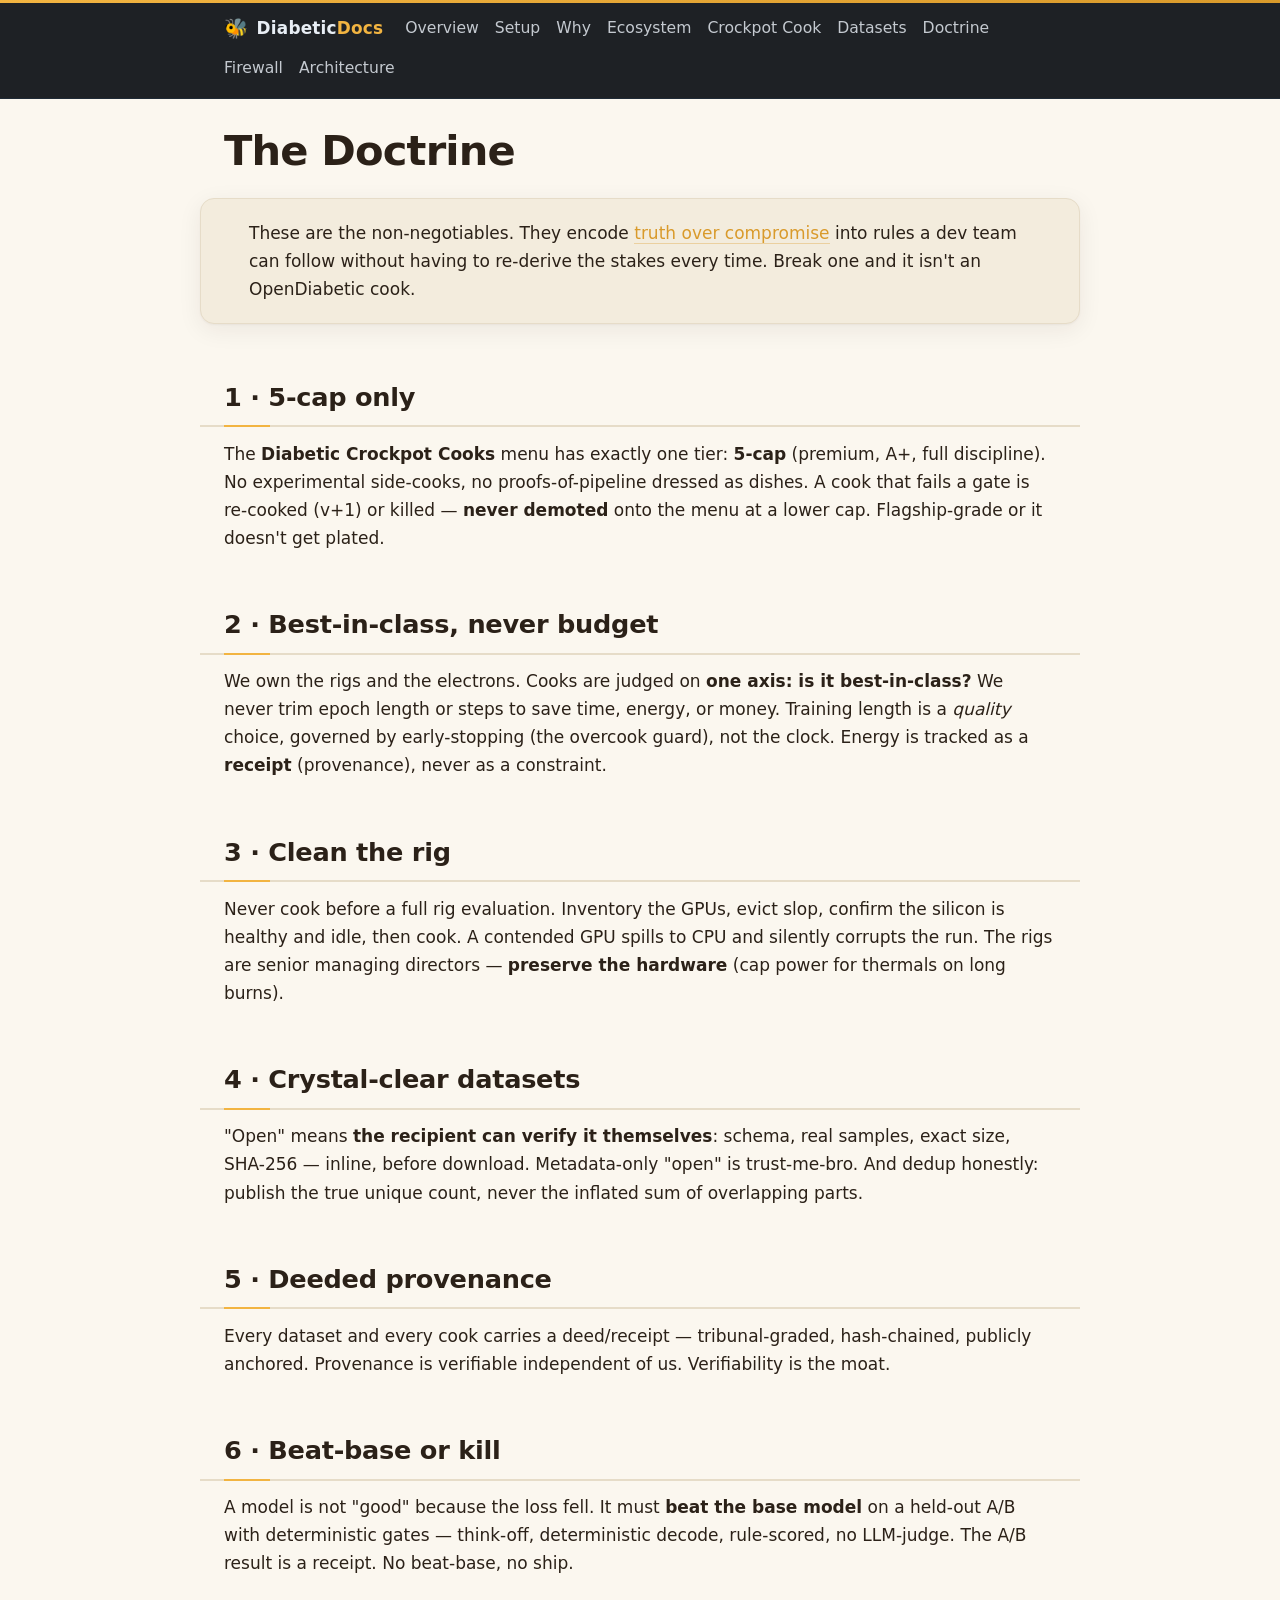
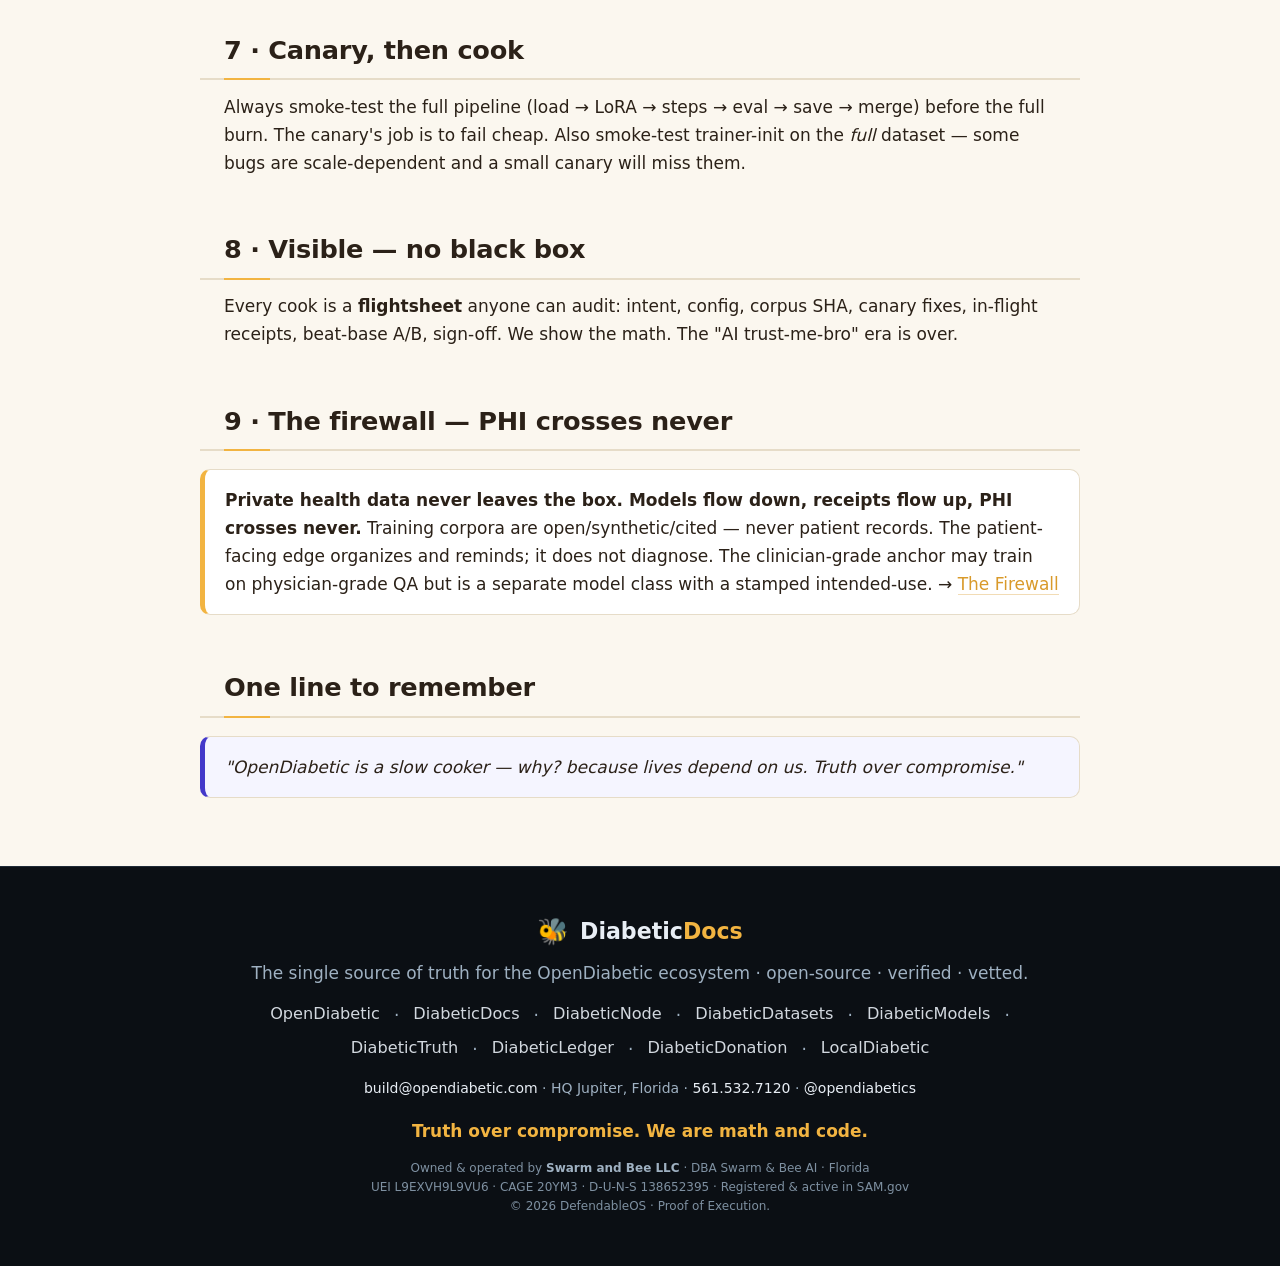
<file: doctrine.html>
<!DOCTYPE html>
<html lang="en">
<head>
<meta charset="utf-8">
<meta name="viewport" content="width=device-width, initial-scale=1">
<link rel="icon" href="/assets/bee.svg" type="image/svg+xml">
<title>The Doctrine — the non-negotiables | DiabeticDocs</title>
<meta name="description" content="The OpenDiabetic cook doctrine: 5-cap-only, best-in-class-not-budget, clean-rig, crystal-clear, deeded, beat-base-or-kill, visible, PHI-firewall. The rules every diabetic model cook follows.">
<link rel="canonical" href="https://diabeticdocs.com/doctrine">
<meta property="og:image" content="https://diabeticdocs.com/assets/og.png">
<meta property="og:image:width" content="1200">
<meta property="og:image:height" content="630">
<meta name="twitter:image" content="https://diabeticdocs.com/assets/og.png">
<meta name="robots" content="index,follow,max-image-preview:large">
<meta name="theme-color" content="#0B0F14">
<meta name="author" content="OpenDiabetic · Swarm and Bee LLC">
<meta property="og:type" content="website">
<meta property="og:site_name" content="DiabeticDocs">
<meta property="og:url" content="https://diabeticdocs.com/doctrine">
<meta property="og:title" content="The Doctrine — the non-negotiables | DiabeticDocs">
<meta property="og:description" content="The OpenDiabetic cook doctrine: 5-cap-only, best-in-class-not-budget, clean-rig, crystal-clear, deeded, beat-base-or-kill, visible, PHI-firewall. The rules every diabetic model cook follows.">
<meta property="og:locale" content="en_US">
<meta name="twitter:card" content="summary_large_image">
<meta name="twitter:site" content="@opendiabetics">
<meta name="twitter:title" content="The Doctrine — the non-negotiables | DiabeticDocs">
<meta name="twitter:description" content="The OpenDiabetic cook doctrine: 5-cap-only, best-in-class-not-budget, clean-rig, crystal-clear, deeded, beat-base-or-kill, visible, PHI-firewall. The rules every diabetic model cook follows.">
<script type="application/ld+json">
{
  "@context": "https://schema.org",
  "@type": "Organization",
  "@id": "https://diabeticdocs.com/#org",
  "name": "DiabeticDocs",
  "url": "https://diabeticdocs.com",
  "description": "The single source of truth for the OpenDiabetic ecosystem — the honest technical record and the reproducible crockpot-cook guides.",
  "email": "build@opendiabetic.com",
  "telephone": "+1-561-532-7120",
  "address": { "@type": "PostalAddress", "addressLocality": "Jupiter", "addressRegion": "FL", "addressCountry": "US" },
  "sameAs": ["https://x.com/opendiabetics", "https://opendiabetic.com", "https://diabeticnode.com", "https://diabeticdatasets.com", "https://diabeticmodels.com", "https://diabetictruth.org", "https://diabeticledger.com", "https://diabeticdonation.com", "https://localdiabetic.com", "https://github.com/SudoSuOps"],
  "parentOrganization": {
    "@type": "Organization",
    "name": "Swarm and Bee LLC",
    "legalName": "Swarm and Bee LLC",
    "alternateName": "Swarm & Bee AI",
    "address": { "@type": "PostalAddress", "addressRegion": "FL", "addressCountry": "US" },
    "identifier": [
      { "@type": "PropertyValue", "propertyID": "SAM UEI", "value": "L9EXVH9L9VU6" },
      { "@type": "PropertyValue", "propertyID": "CAGE", "value": "20YM3" },
      { "@type": "PropertyValue", "propertyID": "DUNS", "value": "138652395" }
    ]
  }
}
</script>
<link rel="stylesheet" href="/style.css">
<script type="application/ld+json">
{"@context":"https://schema.org","@type":"TechArticle","name":"The Doctrine — OpenDiabetic cook rules",
 "url":"https://diabeticdocs.com/doctrine","inLanguage":"en","dateModified":"2026-06-21",
 "publisher":{"@type":"Organization","name":"OpenDiabetic","url":"https://opendiabetic.com"}}
</script>
</head>
<body>
<header>
  <nav class="top"><strong><span class="bee" aria-hidden="true">🐝</span> Diabetic<b>Docs</b></strong>
    <a href="/">Overview</a> <a href="/setup">Setup</a> <a href="/the-why">Why</a> <a href="/ecosystem">Ecosystem</a> <a href="/crockpot-cook">Crockpot Cook</a>
    <a href="/datasets">Datasets</a> <a href="/doctrine">Doctrine</a>
    <a href="/the-firewall">Firewall</a> <a href="/architecture">Architecture</a>
  </nav>
</header>

<h1>The Doctrine</h1>
<div class="lede">
  <p style="margin-bottom:0">These are the non-negotiables. They encode <a href="/the-why">truth over
  compromise</a> into rules a dev team can follow without having to re-derive the stakes every time. Break
  one and it isn't an OpenDiabetic cook.</p>
</div>

<h2 id="five-cap">1 · 5-cap only</h2>
<p>The <b>Diabetic Crockpot Cooks</b> menu has exactly one tier: <b>5-cap</b> (premium, A+, full discipline).
No experimental side-cooks, no proofs-of-pipeline dressed as dishes. A cook that fails a gate is re-cooked
(v+1) or killed — <b>never demoted</b> onto the menu at a lower cap. Flagship-grade or it doesn't get plated.</p>

<h2 id="best-in-class">2 · Best-in-class, never budget</h2>
<p>We own the rigs and the electrons. Cooks are judged on <b>one axis: is it best-in-class?</b> We never trim
epoch length or steps to save time, energy, or money. Training length is a <i>quality</i> choice, governed by
early-stopping (the overcook guard), not the clock. Energy is tracked as a <b>receipt</b> (provenance),
never as a constraint.</p>

<h2 id="clean-rig">3 · Clean the rig</h2>
<p>Never cook before a full rig evaluation. Inventory the GPUs, evict slop, confirm the silicon is healthy
and idle, then cook. A contended GPU spills to CPU and silently corrupts the run. The rigs are senior
managing directors — <b>preserve the hardware</b> (cap power for thermals on long burns).</p>

<h2 id="crystal-clear">4 · Crystal-clear datasets</h2>
<p>"Open" means <b>the recipient can verify it themselves</b>: schema, real samples, exact size, SHA-256 —
inline, before download. Metadata-only "open" is trust-me-bro. And dedup honestly: publish the true unique
count, never the inflated sum of overlapping parts.</p>

<h2 id="deeded">5 · Deeded provenance</h2>
<p>Every dataset and every cook carries a deed/receipt — tribunal-graded, hash-chained, publicly anchored.
Provenance is verifiable independent of us. Verifiability is the moat.</p>

<h2 id="beat-base">6 · Beat-base or kill</h2>
<p>A model is not "good" because the loss fell. It must <b>beat the base model</b> on a held-out A/B with
deterministic gates — think-off, deterministic decode, rule-scored, no LLM-judge. The A/B result is a
receipt. No beat-base, no ship.</p>

<h2 id="canary">7 · Canary, then cook</h2>
<p>Always smoke-test the full pipeline (load → LoRA → steps → eval → save → merge) before the full burn.
The canary's job is to fail cheap. Also smoke-test trainer-init on the <i>full</i> dataset — some bugs are
scale-dependent and a small canary will miss them.</p>

<h2 id="visible">8 · Visible — no black box</h2>
<p>Every cook is a <b>flightsheet</b> anyone can audit: intent, config, corpus SHA, canary fixes, in-flight
receipts, beat-base A/B, sign-off. We show the math. The "AI trust-me-bro" era is over.</p>

<h2 id="firewall">9 · The firewall — PHI crosses never</h2>
<p class="law"><b>Private health data never leaves the box. Models flow down, receipts flow up, PHI crosses
never.</b> Training corpora are open/synthetic/cited — never patient records. The patient-facing edge
organizes and reminds; it does not diagnose. The clinician-grade anchor may train on physician-grade QA but
is a separate model class with a stamped intended-use. → <a href="/the-firewall">The Firewall</a></p>

<h2>One line to remember</h2>
<p class="law" style="border-left-color:#4338ca;background:#f5f5ff"><i>"OpenDiabetic is a slow cooker — why?
because lives depend on us. Truth over compromise."</i></p>

<footer class="site-footer">
  <div class="wrap">
    <p class="fmark"><span class="bee" aria-hidden="true">🐝</span> Diabetic<b>Docs</b></p>
    <p>The single source of truth for the OpenDiabetic ecosystem · open-source · verified · vetted.</p>
    <p class="links">
      <a href="https://opendiabetic.com">OpenDiabetic</a> ·
      <a href="https://diabeticdocs.com">DiabeticDocs</a> ·
      <a href="https://diabeticnode.com">DiabeticNode</a> ·
      <a href="https://diabeticdatasets.com">DiabeticDatasets</a> ·
      <a href="https://diabeticmodels.com">DiabeticModels</a> ·
      <a href="https://diabetictruth.org">DiabeticTruth</a> ·
      <a href="https://diabeticledger.com">DiabeticLedger</a> ·
      <a href="https://diabeticdonation.com">DiabeticDonation</a> ·
      <a href="https://localdiabetic.com">LocalDiabetic</a>
    </p>
    <p class="contact"><a href="mailto:build@opendiabetic.com">build@opendiabetic.com</a> ·
      HQ Jupiter, Florida · <a href="tel:+15615327120">561.532.7120</a> ·
      <a href="https://x.com/opendiabetics" rel="me">@opendiabetics</a></p>
    <p class="motto">Truth over compromise. We are math and code.</p>
    <p class="legal">Owned &amp; operated by <b>Swarm and Bee LLC</b> · DBA Swarm &amp; Bee AI · Florida<br>
      UEI L9EXVH9L9VU6 · CAGE 20YM3 · D-U-N-S 138652395 · Registered &amp; active in SAM.gov<br>
      &copy; 2026 DefendableOS · Proof of Execution.</p>
  </div>
</footer>
</body>
</html>
</file>
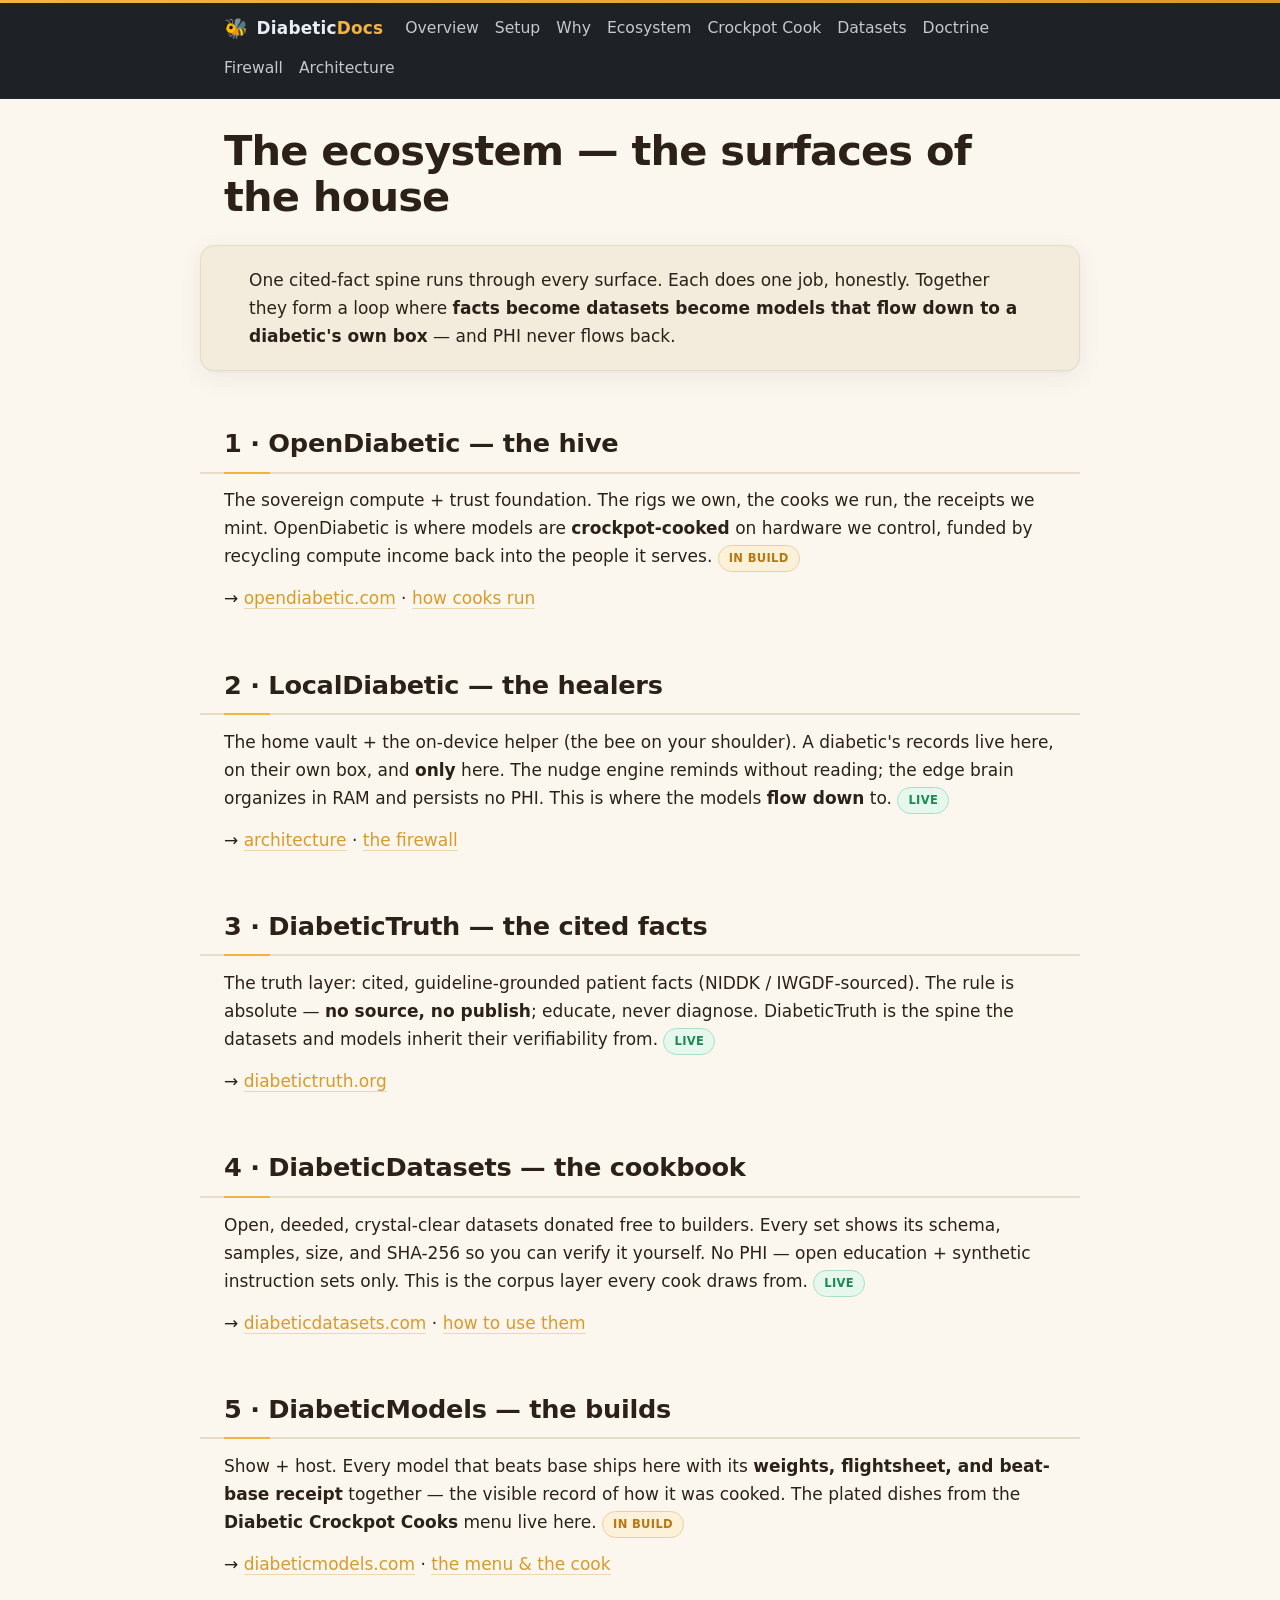
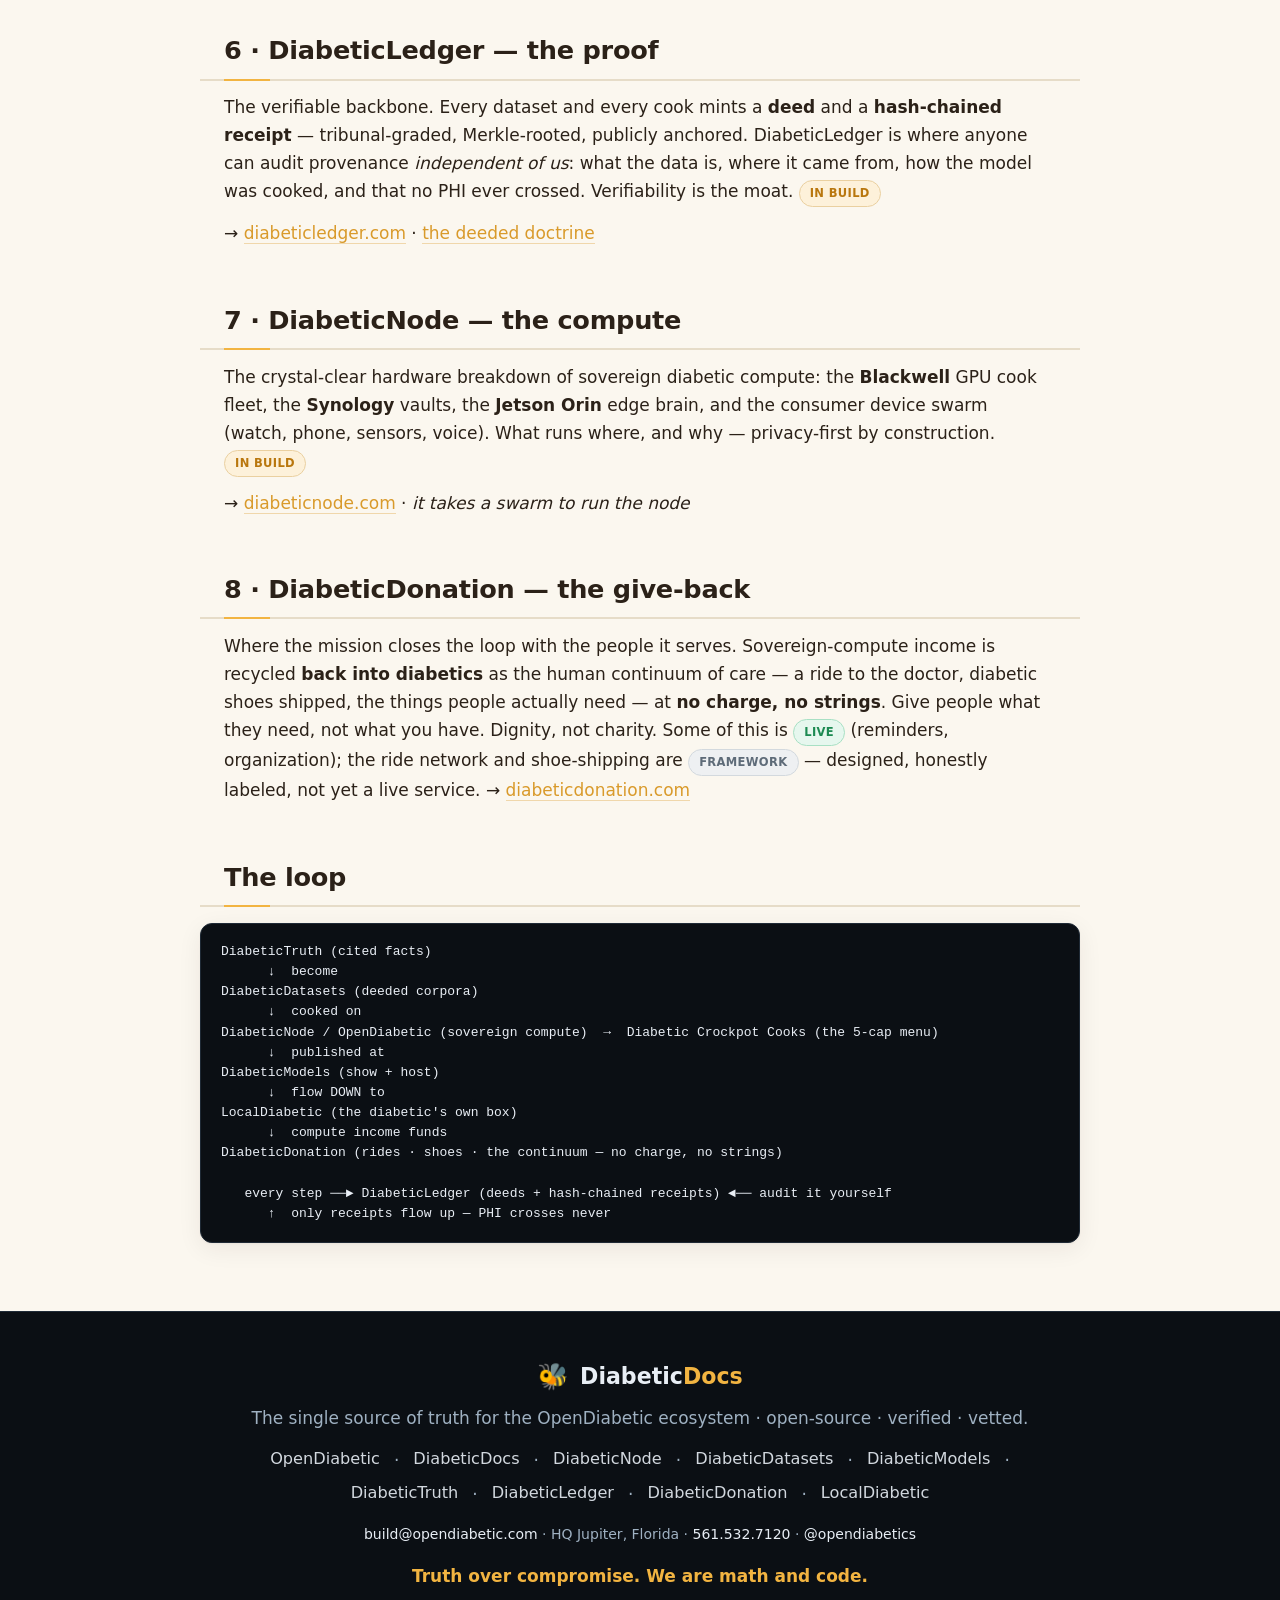
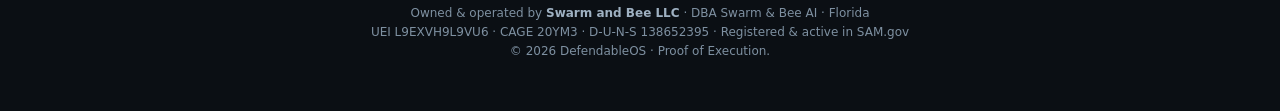
<file: ecosystem.html>
<!DOCTYPE html>
<html lang="en">
<head>
<meta charset="utf-8">
<meta name="viewport" content="width=device-width, initial-scale=1">
<link rel="icon" href="/assets/bee.svg" type="image/svg+xml">
<title>The Ecosystem — the surfaces of the house | DiabeticDocs</title>
<meta name="description" content="The OpenDiabetic ecosystem, surface by surface: OpenDiabetic (the hive), LocalDiabetic (the healers), DiabeticTruth (the cited facts), DiabeticDatasets (the cookbook), DiabeticModels (the builds), DiabeticLedger (the proof), DiabeticNode (the compute), DiabeticDonation (the give-back) — and how they connect.">
<link rel="canonical" href="https://diabeticdocs.com/ecosystem">
<meta property="og:image" content="https://diabeticdocs.com/assets/og.png">
<meta property="og:image:width" content="1200">
<meta property="og:image:height" content="630">
<meta name="twitter:image" content="https://diabeticdocs.com/assets/og.png">
<meta name="robots" content="index,follow,max-image-preview:large">
<meta name="theme-color" content="#0B0F14">
<meta name="author" content="OpenDiabetic · Swarm and Bee LLC">
<meta property="og:type" content="website">
<meta property="og:site_name" content="DiabeticDocs">
<meta property="og:url" content="https://diabeticdocs.com/ecosystem">
<meta property="og:title" content="The Ecosystem — the surfaces of the house | DiabeticDocs">
<meta property="og:description" content="The OpenDiabetic ecosystem, surface by surface: OpenDiabetic (the hive), LocalDiabetic (the healers), DiabeticTruth (the cited facts), DiabeticDatasets (the cookbook), DiabeticModels (the builds), DiabeticLedger (the proof), DiabeticNode (the compute), DiabeticDonation (the give-back) — and how they connect.">
<meta property="og:locale" content="en_US">
<meta name="twitter:card" content="summary_large_image">
<meta name="twitter:site" content="@opendiabetics">
<meta name="twitter:title" content="The Ecosystem — the surfaces of the house | DiabeticDocs">
<meta name="twitter:description" content="The OpenDiabetic ecosystem, surface by surface: OpenDiabetic (the hive), LocalDiabetic (the healers), DiabeticTruth (the cited facts), DiabeticDatasets (the cookbook), DiabeticModels (the builds), DiabeticLedger (the proof), DiabeticNode (the compute), DiabeticDonation (the give-back) — and how they connect.">
<script type="application/ld+json">
{
  "@context": "https://schema.org",
  "@type": "Organization",
  "@id": "https://diabeticdocs.com/#org",
  "name": "DiabeticDocs",
  "url": "https://diabeticdocs.com",
  "description": "The single source of truth for the OpenDiabetic ecosystem — the honest technical record and the reproducible crockpot-cook guides.",
  "email": "build@opendiabetic.com",
  "telephone": "+1-561-532-7120",
  "address": { "@type": "PostalAddress", "addressLocality": "Jupiter", "addressRegion": "FL", "addressCountry": "US" },
  "sameAs": ["https://x.com/opendiabetics", "https://opendiabetic.com", "https://diabeticnode.com", "https://diabeticdatasets.com", "https://diabeticmodels.com", "https://diabetictruth.org", "https://diabeticledger.com", "https://diabeticdonation.com", "https://localdiabetic.com", "https://github.com/SudoSuOps"],
  "parentOrganization": {
    "@type": "Organization",
    "name": "Swarm and Bee LLC",
    "legalName": "Swarm and Bee LLC",
    "alternateName": "Swarm & Bee AI",
    "address": { "@type": "PostalAddress", "addressRegion": "FL", "addressCountry": "US" },
    "identifier": [
      { "@type": "PropertyValue", "propertyID": "SAM UEI", "value": "L9EXVH9L9VU6" },
      { "@type": "PropertyValue", "propertyID": "CAGE", "value": "20YM3" },
      { "@type": "PropertyValue", "propertyID": "DUNS", "value": "138652395" }
    ]
  }
}
</script>
<link rel="stylesheet" href="/style.css">
<script type="application/ld+json">
{"@context":"https://schema.org","@type":"TechArticle","name":"The OpenDiabetic ecosystem — the surfaces of the house",
 "url":"https://diabeticdocs.com/ecosystem","inLanguage":"en","dateModified":"2026-06-21",
 "publisher":{"@type":"Organization","name":"OpenDiabetic","url":"https://opendiabetic.com"}}
</script>
</head>
<body>
<header>
  <nav class="top"><strong><span class="bee" aria-hidden="true">🐝</span> Diabetic<b>Docs</b></strong>
    <a href="/">Overview</a> <a href="/setup">Setup</a> <a href="/the-why">Why</a> <a href="/ecosystem">Ecosystem</a> <a href="/crockpot-cook">Crockpot Cook</a>
    <a href="/datasets">Datasets</a> <a href="/doctrine">Doctrine</a>
    <a href="/the-firewall">Firewall</a> <a href="/architecture">Architecture</a>
  </nav>
</header>

<h1>The ecosystem — the surfaces of the house</h1>
<div class="lede">
  <p style="margin-bottom:0">One cited-fact spine runs through every surface. Each does one job, honestly.
  Together they form a loop where <b>facts become datasets become models that flow down to a diabetic's own
  box</b> — and PHI never flows back.</p>
</div>

<h2>1 · OpenDiabetic — the hive</h2>
<p>The sovereign compute + trust foundation. The rigs we own, the cooks we run, the receipts we mint.
OpenDiabetic is where models are <b>crockpot-cooked</b> on hardware we control, funded by recycling
compute income back into the people it serves. <span class="st build">IN BUILD</span></p>
<p>→ <a href="https://opendiabetic.com">opendiabetic.com</a> · <a href="/crockpot-cook">how cooks run</a></p>

<h2>2 · LocalDiabetic — the healers</h2>
<p>The home vault + the on-device helper (the bee on your shoulder). A diabetic's records live here, on
their own box, and <b>only</b> here. The nudge engine reminds without reading; the edge brain organizes in
RAM and persists no PHI. This is where the models <b>flow down</b> to. <span class="st live">LIVE</span></p>
<p>→ <a href="/architecture">architecture</a> · <a href="/the-firewall">the firewall</a></p>

<h2>3 · DiabeticTruth — the cited facts</h2>
<p>The truth layer: cited, guideline-grounded patient facts (NIDDK / IWGDF-sourced). The rule is absolute —
<b>no source, no publish</b>; educate, never diagnose. DiabeticTruth is the spine the datasets and models
inherit their verifiability from. <span class="st live">LIVE</span></p>
<p>→ <a href="https://diabetictruth.org">diabetictruth.org</a></p>

<h2>4 · DiabeticDatasets — the cookbook</h2>
<p>Open, deeded, crystal-clear datasets donated free to builders. Every set shows its schema, samples, size,
and SHA-256 so you can verify it yourself. No PHI — open education + synthetic instruction sets only.
This is the corpus layer every cook draws from. <span class="st live">LIVE</span></p>
<p>→ <a href="https://diabeticdatasets.com">diabeticdatasets.com</a> · <a href="/datasets">how to use them</a></p>

<h2>5 · DiabeticModels — the builds</h2>
<p>Show + host. Every model that beats base ships here with its <b>weights, flightsheet, and beat-base
receipt</b> together — the visible record of how it was cooked. The plated dishes from the
<b>Diabetic Crockpot Cooks</b> menu live here. <span class="st build">IN BUILD</span></p>
<p>→ <a href="https://diabeticmodels.com">diabeticmodels.com</a> · <a href="/crockpot-cook">the menu &amp; the cook</a></p>

<h2>6 · DiabeticLedger — the proof</h2>
<p>The verifiable backbone. Every dataset and every cook mints a <b>deed</b> and a <b>hash-chained receipt</b>
— tribunal-graded, Merkle-rooted, publicly anchored. DiabeticLedger is where anyone can audit provenance
<i>independent of us</i>: what the data is, where it came from, how the model was cooked, and that no PHI
ever crossed. Verifiability is the moat. <span class="st build">IN BUILD</span></p>
<p>→ <a href="https://diabeticledger.com">diabeticledger.com</a> · <a href="/doctrine#deeded">the deeded doctrine</a></p>

<h2>7 · DiabeticNode — the compute</h2>
<p>The crystal-clear hardware breakdown of sovereign diabetic compute: the <b>Blackwell</b> GPU cook fleet,
the <b>Synology</b> vaults, the <b>Jetson Orin</b> edge brain, and the consumer device swarm (watch, phone,
sensors, voice). What runs where, and why — privacy-first by construction. <span class="st build">IN BUILD</span></p>
<p>→ <a href="https://diabeticnode.com">diabeticnode.com</a> · <i>it takes a swarm to run the node</i></p>

<h2>8 · DiabeticDonation — the give-back</h2>
<p>Where the mission closes the loop with the people it serves. Sovereign-compute income is recycled
<b>back into diabetics</b> as the human continuum of care — a ride to the doctor, diabetic shoes shipped,
the things people actually need — at <b>no charge, no strings</b>. Give people what they need, not what you
have. Dignity, not charity. Some of this is <span class="st live">LIVE</span> (reminders, organization);
the ride network and shoe-shipping are <span class="st frame">FRAMEWORK</span> — designed, honestly labeled,
not yet a live service. → <a href="https://diabeticdonation.com">diabeticdonation.com</a></p>

<h2>The loop</h2>
<pre class="flow"><code>DiabeticTruth (cited facts)
      ↓  become
DiabeticDatasets (deeded corpora)
      ↓  cooked on
DiabeticNode / OpenDiabetic (sovereign compute)  →  Diabetic Crockpot Cooks (the 5-cap menu)
      ↓  published at
DiabeticModels (show + host)
      ↓  flow DOWN to
LocalDiabetic (the diabetic's own box)
      ↓  compute income funds
DiabeticDonation (rides · shoes · the continuum — no charge, no strings)

   every step ──► DiabeticLedger (deeds + hash-chained receipts) ◄── audit it yourself
      ↑  only receipts flow up — PHI crosses never</code></pre>

<footer class="site-footer">
  <div class="wrap">
    <p class="fmark"><span class="bee" aria-hidden="true">🐝</span> Diabetic<b>Docs</b></p>
    <p>The single source of truth for the OpenDiabetic ecosystem · open-source · verified · vetted.</p>
    <p class="links">
      <a href="https://opendiabetic.com">OpenDiabetic</a> ·
      <a href="https://diabeticdocs.com">DiabeticDocs</a> ·
      <a href="https://diabeticnode.com">DiabeticNode</a> ·
      <a href="https://diabeticdatasets.com">DiabeticDatasets</a> ·
      <a href="https://diabeticmodels.com">DiabeticModels</a> ·
      <a href="https://diabetictruth.org">DiabeticTruth</a> ·
      <a href="https://diabeticledger.com">DiabeticLedger</a> ·
      <a href="https://diabeticdonation.com">DiabeticDonation</a> ·
      <a href="https://localdiabetic.com">LocalDiabetic</a>
    </p>
    <p class="contact"><a href="mailto:build@opendiabetic.com">build@opendiabetic.com</a> ·
      HQ Jupiter, Florida · <a href="tel:+15615327120">561.532.7120</a> ·
      <a href="https://x.com/opendiabetics" rel="me">@opendiabetics</a></p>
    <p class="motto">Truth over compromise. We are math and code.</p>
    <p class="legal">Owned &amp; operated by <b>Swarm and Bee LLC</b> · DBA Swarm &amp; Bee AI · Florida<br>
      UEI L9EXVH9L9VU6 · CAGE 20YM3 · D-U-N-S 138652395 · Registered &amp; active in SAM.gov<br>
      &copy; 2026 DefendableOS · Proof of Execution.</p>
  </div>
</footer>
</body>
</html>
</file>
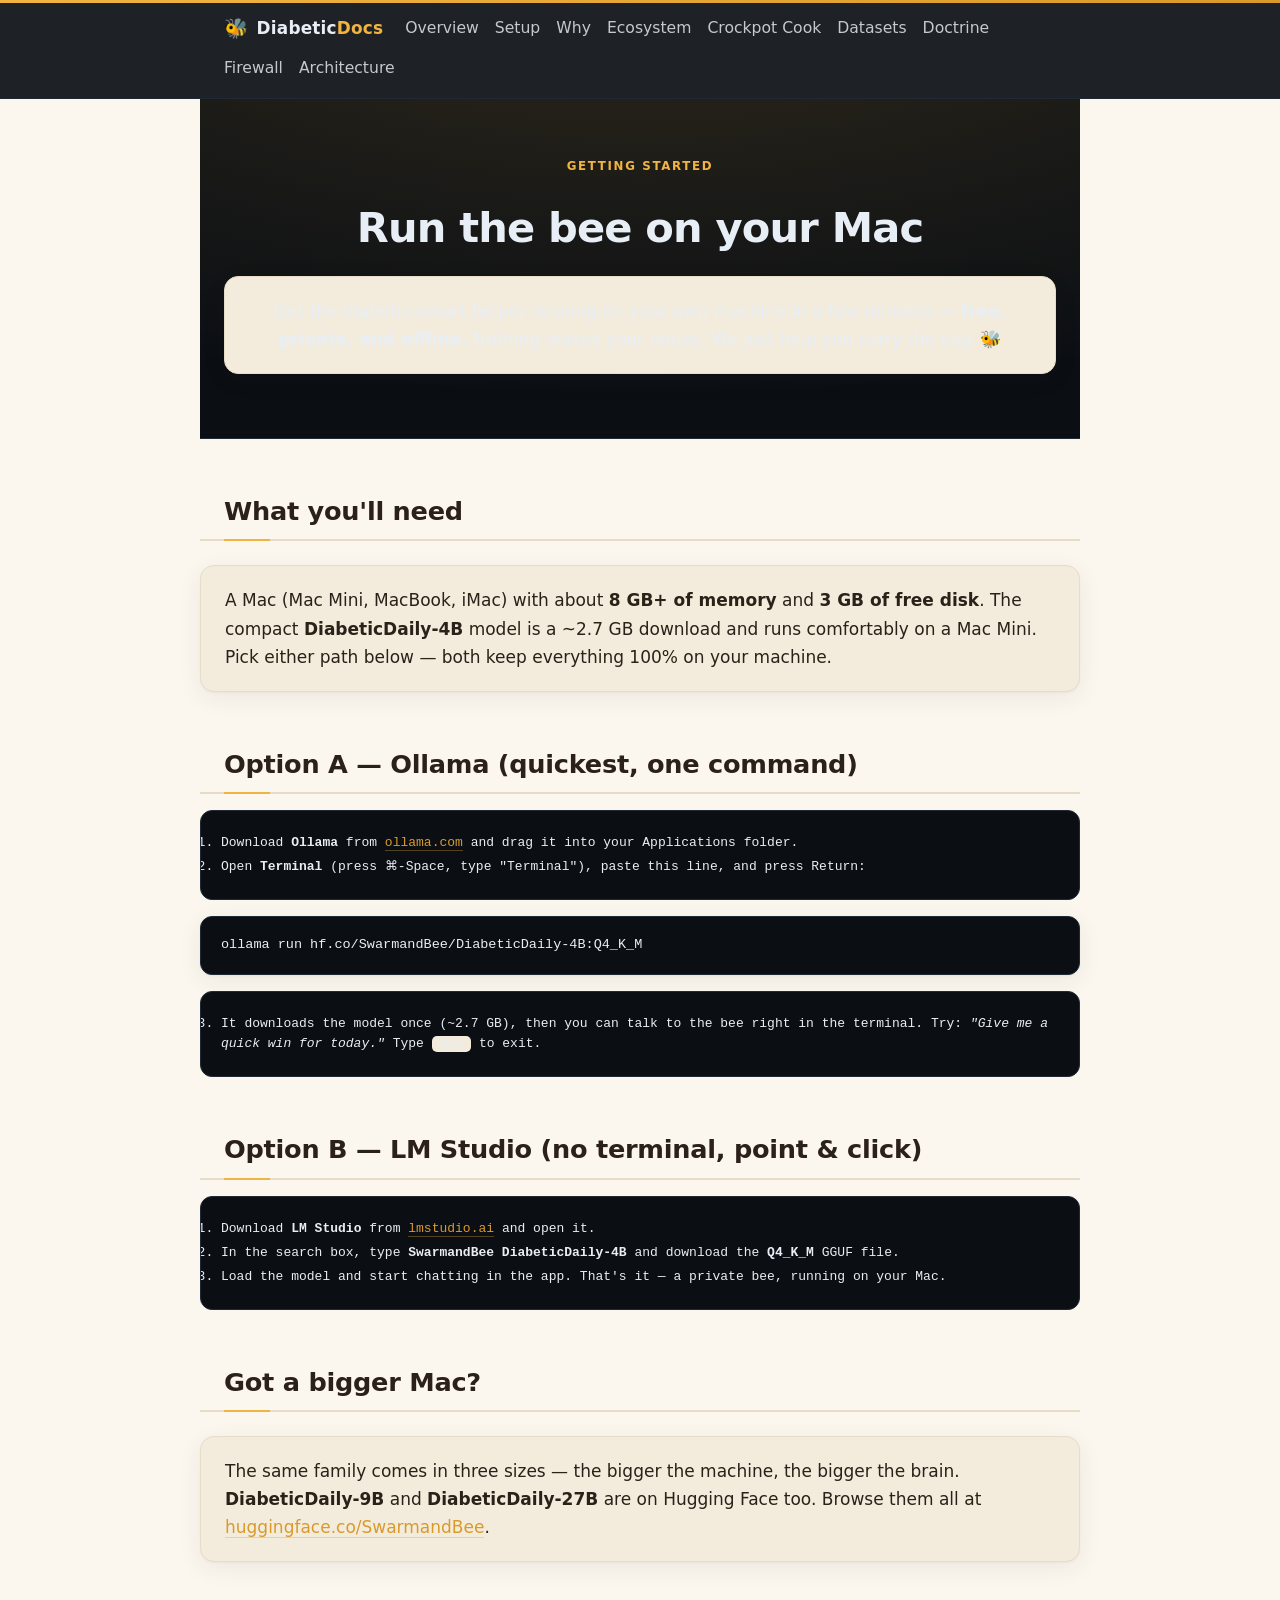
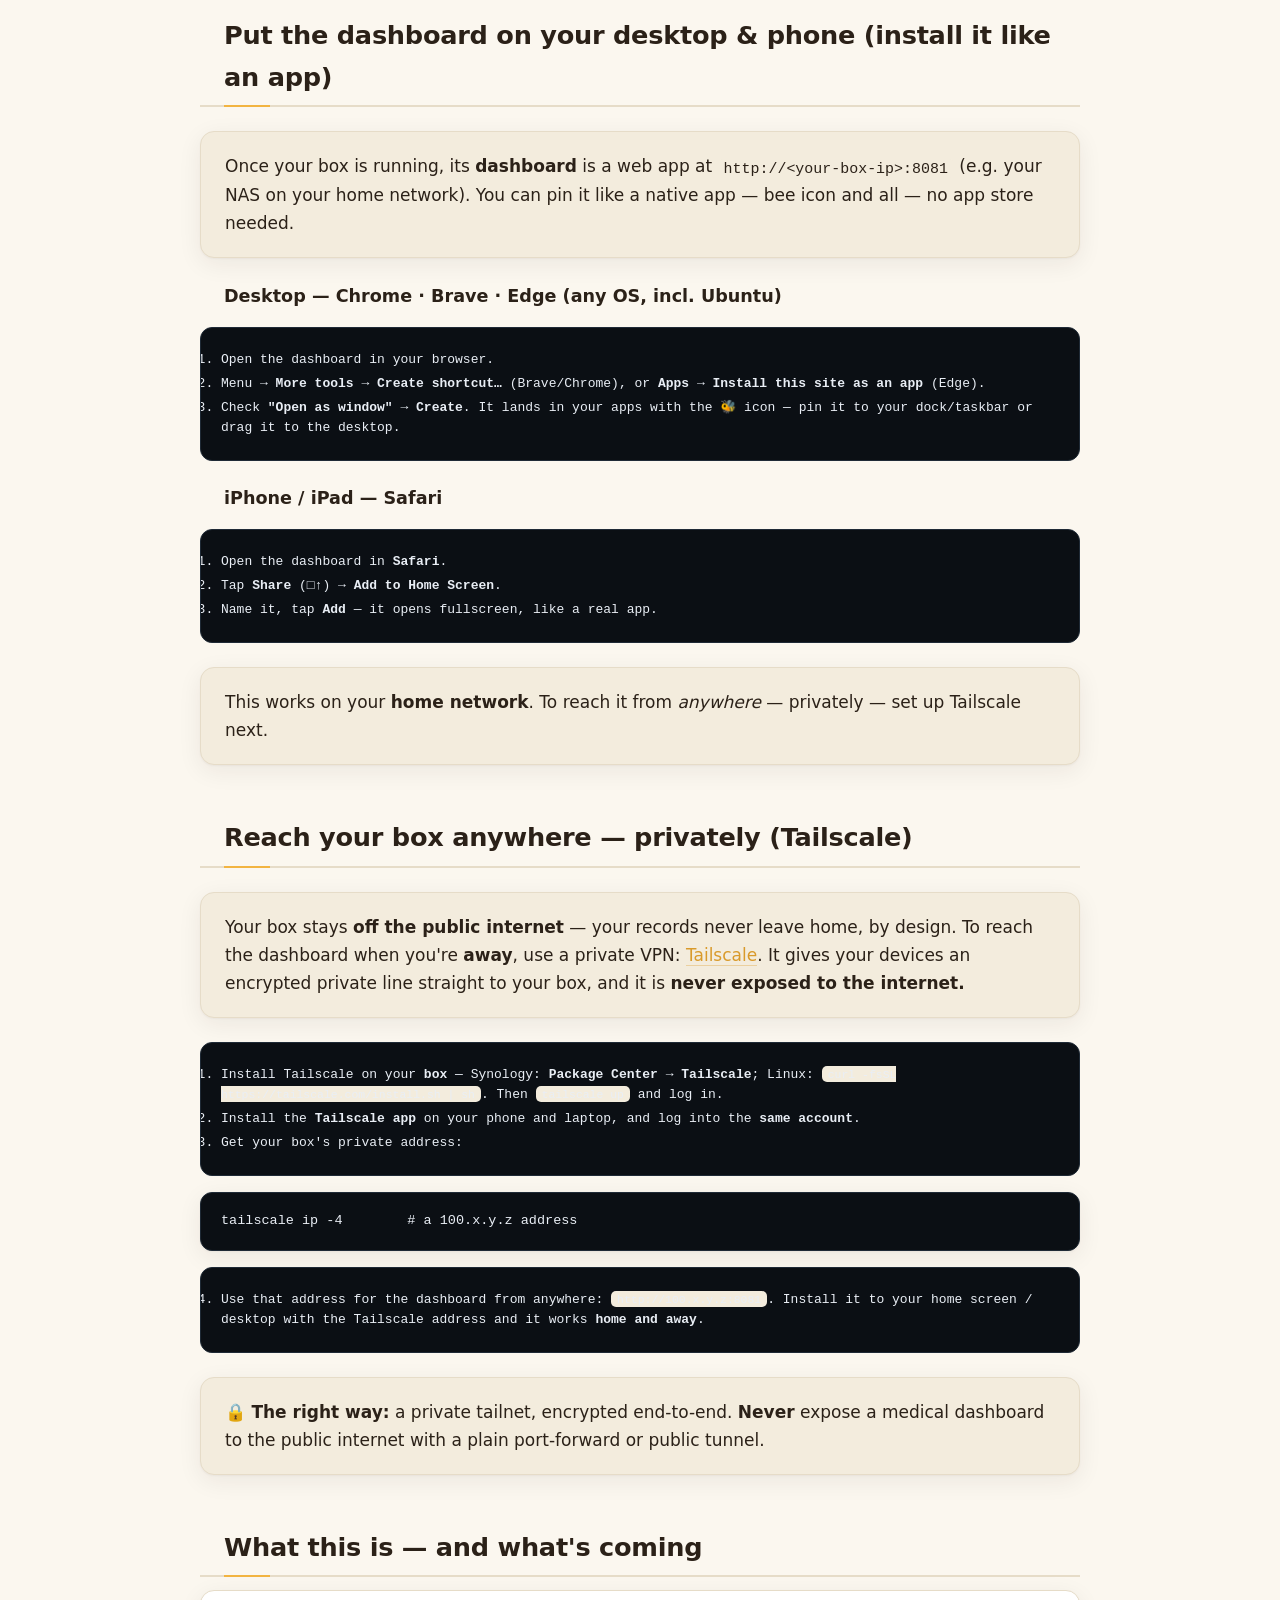
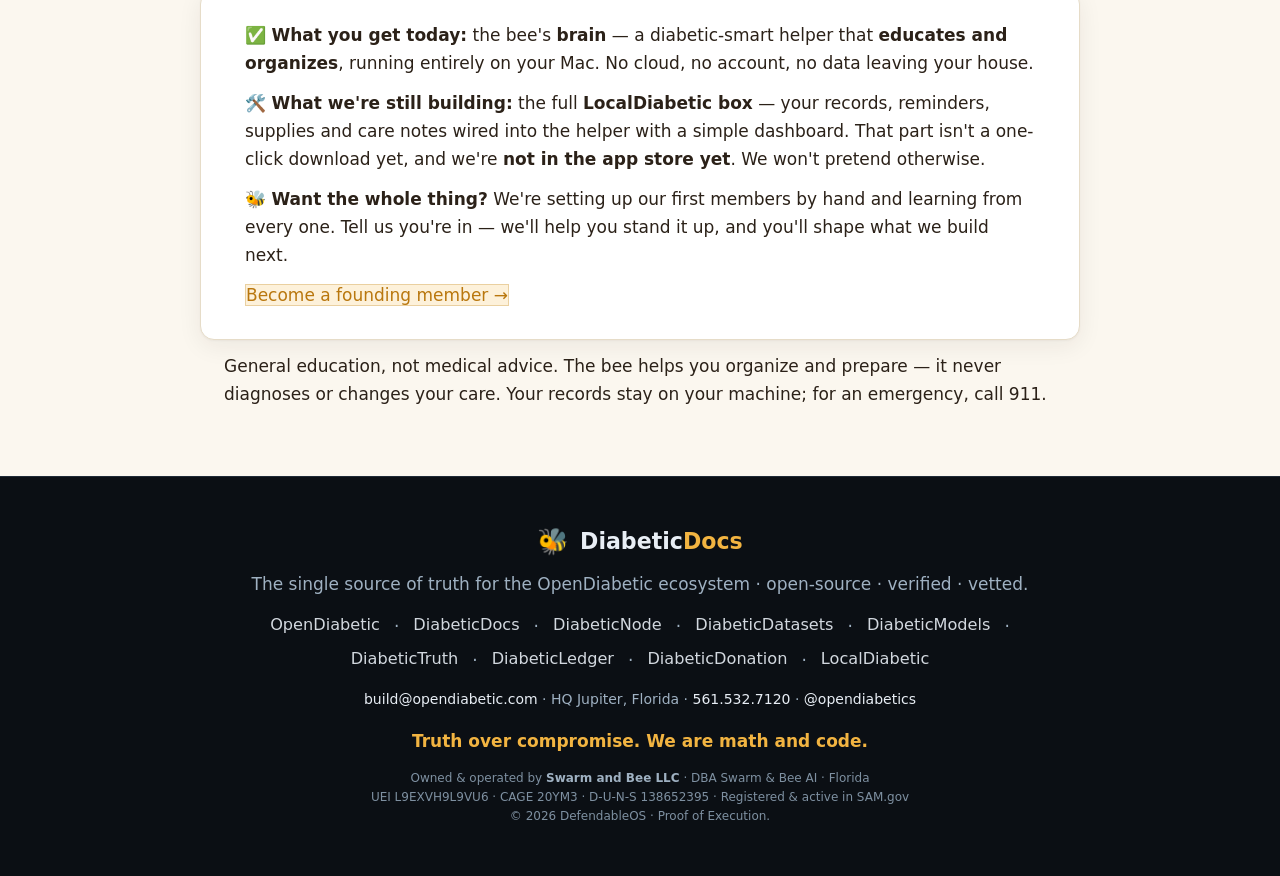
<file: setup.html>
<!DOCTYPE html>
<html lang="en">
<head>
<meta charset="utf-8">
<meta name="viewport" content="width=device-width, initial-scale=1">
<link rel="icon" href="/assets/bee.svg" type="image/svg+xml">
<title>Setup — run the bee on your Mac | DiabeticDocs</title>
<meta name="description" content="Run the LocalDiabetic diabetic-smart helper on your own Mac in a few minutes — free, private, offline. Step-by-step with Ollama or LM Studio. Your information never leaves your house.">
<link rel="canonical" href="https://diabeticdocs.com/setup">
<meta property="og:image" content="https://diabeticdocs.com/assets/og.png">
<meta property="og:image:width" content="1200">
<meta property="og:image:height" content="630">
<meta name="twitter:image" content="https://diabeticdocs.com/assets/og.png">
<meta name="robots" content="index,follow,max-image-preview:large">
<meta name="theme-color" content="#0B0F14">
<meta name="author" content="OpenDiabetic · Swarm and Bee LLC">
<meta property="og:type" content="website">
<meta property="og:site_name" content="DiabeticDocs">
<meta property="og:url" content="https://diabeticdocs.com/setup">
<meta property="og:title" content="Setup — run the bee on your Mac | DiabeticDocs">
<meta property="og:description" content="Run the diabetic-smart helper on your own machine — free, private, offline. 🐝">
<link rel="stylesheet" href="/style.css">
</head>
<body>
<header>
  <nav class="top"><strong><span class="bee" aria-hidden="true">🐝</span> Diabetic<b>Docs</b></strong>
    <a href="/">Overview</a> <a href="/setup">Setup</a> <a href="/the-why">Why</a> <a href="/ecosystem">Ecosystem</a> <a href="/crockpot-cook">Crockpot Cook</a>
    <a href="/datasets">Datasets</a> <a href="/doctrine">Doctrine</a>
    <a href="/the-firewall">Firewall</a> <a href="/architecture">Architecture</a>
  </nav>
</header>

<main class="wrap">
  <section class="hero">
    <p class="eyebrow">Getting started</p>
    <h1>Run the bee on your Mac</h1>
    <p class="lede">Get the diabetic-smart helper running on your own machine in a few minutes — <b>free, private, and offline.</b> Nothing leaves your house. We just help you carry the day. 🐝</p>
  </section>

  <section>
    <h2>What you'll need</h2>
    <p class="lede">A Mac (Mac&nbsp;Mini, MacBook, iMac) with about <b>8&nbsp;GB+ of memory</b> and <b>3&nbsp;GB of free disk</b>. The compact <b>DiabeticDaily-4B</b> model is a ~2.7&nbsp;GB download and runs comfortably on a Mac&nbsp;Mini. Pick either path below — both keep everything 100% on your machine.</p>
  </section>

  <section>
    <h2>Option A — Ollama <span class="byline">(quickest, one command)</span></h2>
    <ol class="flow">
      <li>Download <b>Ollama</b> from <a href="https://ollama.com" target="_blank" rel="noopener">ollama.com</a> and drag it into your Applications folder.</li>
      <li>Open <b>Terminal</b> (press ⌘-Space, type "Terminal"), paste this line, and press Return:</li>
    </ol>
<pre><code>ollama run hf.co/SwarmandBee/DiabeticDaily-4B:Q4_K_M</code></pre>
    <ol class="flow" start="3">
      <li>It downloads the model once (~2.7&nbsp;GB), then you can talk to the bee right in the terminal. Try: <i>"Give me a quick win for today."</i> Type <code>/bye</code> to exit.</li>
    </ol>
  </section>

  <section>
    <h2>Option B — LM Studio <span class="byline">(no terminal, point &amp; click)</span></h2>
    <ol class="flow">
      <li>Download <b>LM Studio</b> from <a href="https://lmstudio.ai" target="_blank" rel="noopener">lmstudio.ai</a> and open it.</li>
      <li>In the search box, type <b>SwarmandBee DiabeticDaily-4B</b> and download the <b>Q4_K_M</b> GGUF file.</li>
      <li>Load the model and start chatting in the app. That's it — a private bee, running on your Mac.</li>
    </ol>
  </section>

  <section>
    <h2>Got a bigger Mac?</h2>
    <p class="lede">The same family comes in three sizes — the bigger the machine, the bigger the brain. <b>DiabeticDaily-9B</b> and <b>DiabeticDaily-27B</b> are on Hugging Face too. Browse them all at <a href="https://huggingface.co/SwarmandBee" target="_blank" rel="noopener">huggingface.co/SwarmandBee</a>.</p>
  </section>

  <section>
    <h2>Put the dashboard on your desktop &amp; phone <span class="byline">(install it like an app)</span></h2>
    <p class="lede">Once your box is running, its <b>dashboard</b> is a web app at <code>http://&lt;your-box-ip&gt;:8081</code> (e.g. your NAS on your home network). You can pin it like a native app — bee icon and all — no app store needed.</p>
    <h3>Desktop — Chrome · Brave · Edge (any OS, incl. Ubuntu)</h3>
    <ol class="flow">
      <li>Open the dashboard in your browser.</li>
      <li>Menu → <b>More tools → Create shortcut…</b> (Brave/Chrome), or <b>Apps → Install this site as an app</b> (Edge).</li>
      <li>Check <b>"Open as window"</b> → <b>Create</b>. It lands in your apps with the 🐝 icon — pin it to your dock/taskbar or drag it to the desktop.</li>
    </ol>
    <h3>iPhone / iPad — Safari</h3>
    <ol class="flow">
      <li>Open the dashboard in <b>Safari</b>.</li>
      <li>Tap <b>Share</b> (□↑) → <b>Add to Home Screen</b>.</li>
      <li>Name it, tap <b>Add</b> — it opens fullscreen, like a real app.</li>
    </ol>
    <p class="lede">This works on your <b>home network</b>. To reach it from <i>anywhere</i> — privately — set up Tailscale next.</p>
  </section>

  <section>
    <h2>Reach your box anywhere — privately <span class="byline">(Tailscale)</span></h2>
    <p class="lede">Your box stays <b>off the public internet</b> — your records never leave home, by design. To reach the dashboard when you're <b>away</b>, use a private VPN: <a href="https://tailscale.com" target="_blank" rel="noopener">Tailscale</a>. It gives your devices an encrypted private line straight to your box, and it is <b>never exposed to the internet.</b></p>
    <ol class="flow">
      <li>Install Tailscale on your <b>box</b> — Synology: <b>Package Center → Tailscale</b>; Linux: <code>curl -fsSL https://tailscale.com/install.sh | sh</code>. Then <code>tailscale up</code> and log in.</li>
      <li>Install the <b>Tailscale app</b> on your phone and laptop, and log into the <b>same account</b>.</li>
      <li>Get your box's private address:</li>
    </ol>
<pre><code>tailscale ip -4        # a 100.x.y.z address</code></pre>
    <ol class="flow" start="4">
      <li>Use that address for the dashboard from anywhere: <code>http://100.x.y.z:8081</code>. Install it to your home screen / desktop with the Tailscale address and it works <b>home and away</b>.</li>
    </ol>
    <p class="lede">🔒 <b>The right way:</b> a private tailnet, encrypted end-to-end. <b>Never</b> expose a medical dashboard to the public internet with a plain port-forward or public tunnel.</p>
  </section>

  <section>
    <h2>What this is — and what's coming</h2>
    <div class="card">
      <p>✅ <b>What you get today:</b> the bee's <b>brain</b> — a diabetic-smart helper that <b>educates and organizes</b>, running entirely on your Mac. No cloud, no account, no data leaving your house.</p>
      <p>🛠️ <b>What we're still building:</b> the full <b>LocalDiabetic box</b> — your records, reminders, supplies and care notes wired into the helper with a simple dashboard. That part isn't a one-click download yet, and we're <b>not in the app store yet</b>. We won't pretend otherwise.</p>
      <p>🐝 <b>Want the whole thing?</b> We're setting up our first members by hand and learning from every one. Tell us you're in — we'll help you stand it up, and you'll shape what we build next.</p>
      <p><a class="build" href="mailto:build@opendiabetic.com?subject=I want to be a founding member">Become a founding member →</a></p>
    </div>
  </section>

  <section>
    <p class="legal">General education, not medical advice. The bee helps you organize and prepare — it never diagnoses or changes your care. Your records stay on your machine; for an emergency, call 911.</p>
  </section>
</main>

<footer class="site-footer">
  <div class="wrap">
    <p class="fmark"><span class="bee" aria-hidden="true">🐝</span> Diabetic<b>Docs</b></p>
    <p>The single source of truth for the OpenDiabetic ecosystem · open-source · verified · vetted.</p>
    <p class="links">
      <a href="https://opendiabetic.com">OpenDiabetic</a> ·
      <a href="https://diabeticdocs.com">DiabeticDocs</a> ·
      <a href="https://diabeticnode.com">DiabeticNode</a> ·
      <a href="https://diabeticdatasets.com">DiabeticDatasets</a> ·
      <a href="https://diabeticmodels.com">DiabeticModels</a> ·
      <a href="https://diabetictruth.org">DiabeticTruth</a> ·
      <a href="https://diabeticledger.com">DiabeticLedger</a> ·
      <a href="https://diabeticdonation.com">DiabeticDonation</a> ·
      <a href="https://localdiabetic.com">LocalDiabetic</a>
    </p>
    <p class="contact"><a href="mailto:build@opendiabetic.com">build@opendiabetic.com</a> ·
      HQ Jupiter, Florida · <a href="tel:+15615327120">561.532.7120</a> ·
      <a href="https://x.com/opendiabetics" rel="me">@opendiabetics</a></p>
    <p class="motto">Truth over compromise. We are math and code.</p>
    <p class="legal">Owned &amp; operated by <b>Swarm and Bee LLC</b> · DBA Swarm &amp; Bee AI · Florida<br>
      UEI L9EXVH9L9VU6 · CAGE 20YM3 · D-U-N-S 138652395 · Registered &amp; active in SAM.gov<br>
      &copy; 2026 DefendableOS · Proof of Execution.</p>
  </div>
</footer>
</body>
</html>
</file>
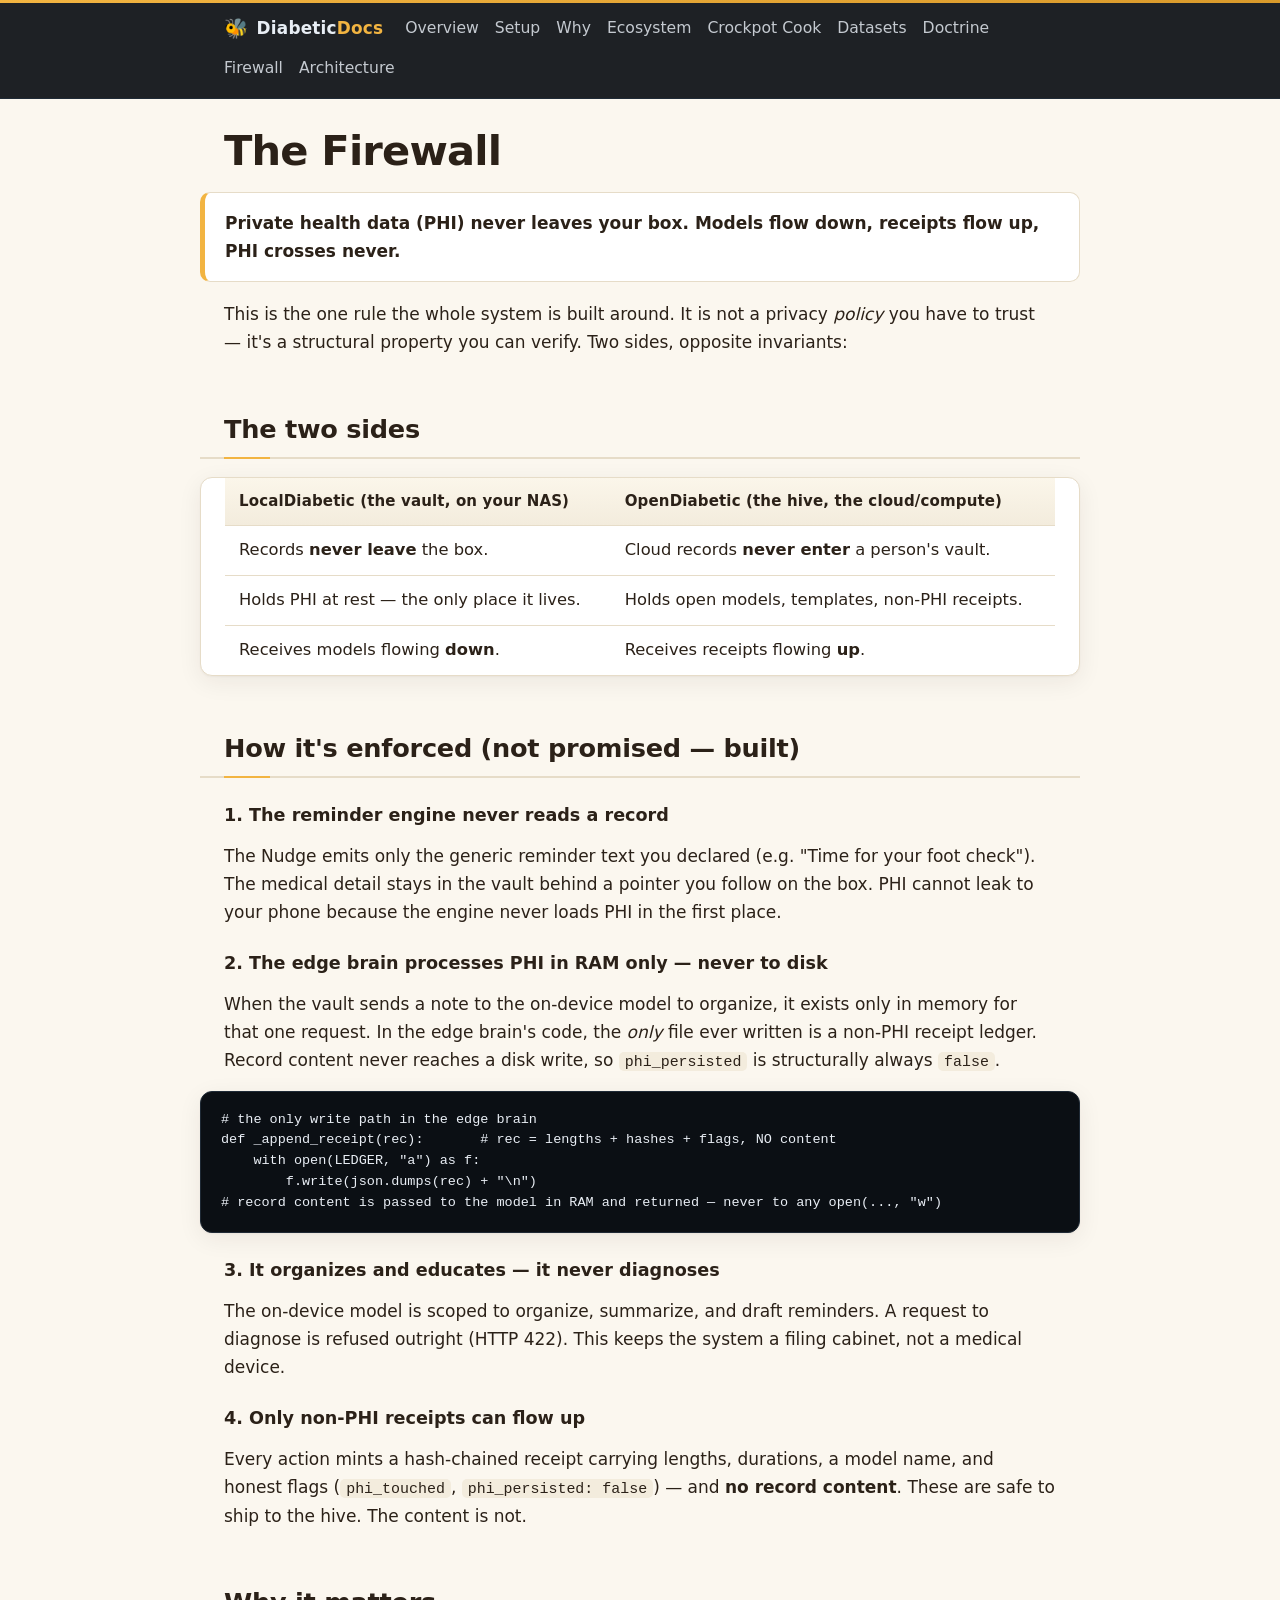
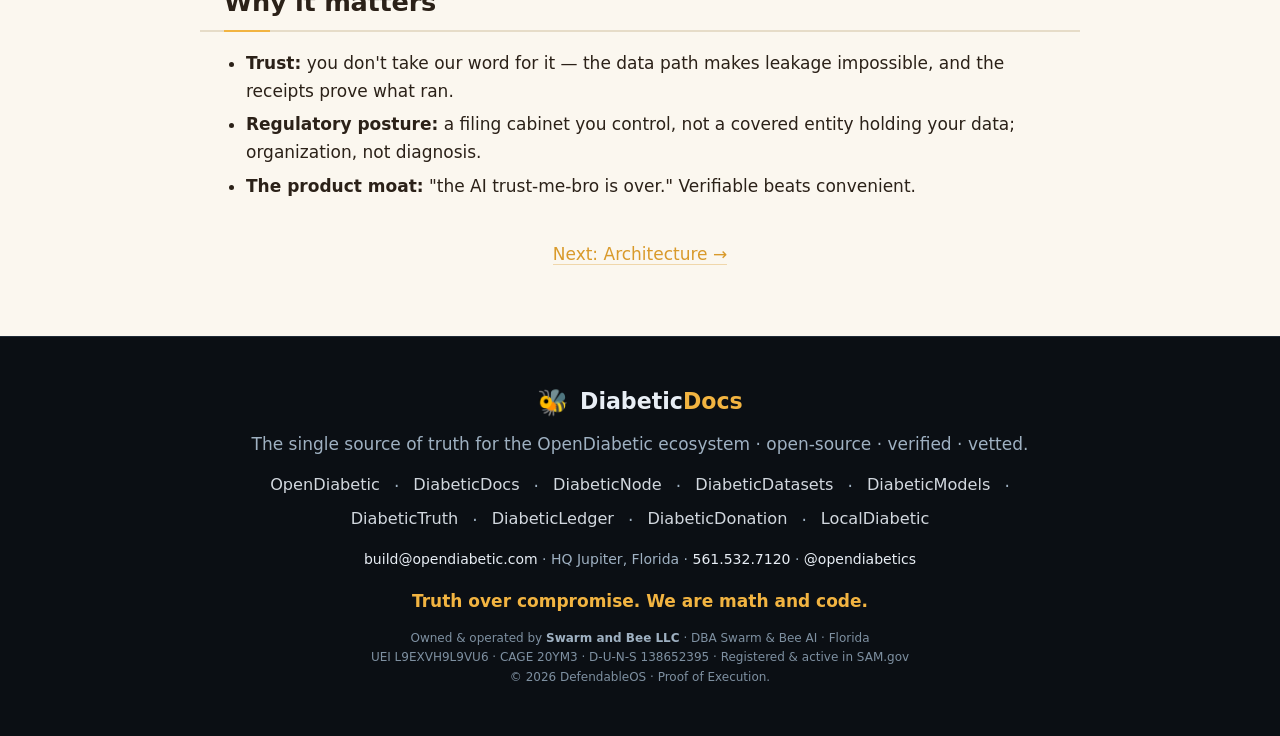
<file: the-firewall.html>
<!DOCTYPE html>
<html lang="en">
<head>
<meta charset="utf-8">
<meta name="viewport" content="width=device-width, initial-scale=1">
<link rel="icon" href="/assets/bee.svg" type="image/svg+xml">
<title>The Firewall — the one invariant of the OpenDiabetic system — DiabeticDocs</title>
<meta name="description" content="The PHI firewall: private health data never leaves your box. Models flow down, receipts flow up, PHI crosses never. How it's enforced structurally in the LocalDiabetic edge brain.">
<link rel="canonical" href="https://diabeticdocs.com/the-firewall">
<meta property="og:image" content="https://diabeticdocs.com/assets/og.png">
<meta property="og:image:width" content="1200">
<meta property="og:image:height" content="630">
<meta name="twitter:image" content="https://diabeticdocs.com/assets/og.png">
<meta name="robots" content="index,follow,max-image-preview:large">
<meta name="theme-color" content="#0B0F14">
<meta name="author" content="OpenDiabetic · Swarm and Bee LLC">
<meta property="og:type" content="website">
<meta property="og:site_name" content="DiabeticDocs">
<meta property="og:url" content="https://diabeticdocs.com/the-firewall">
<meta property="og:title" content="The Firewall — the one invariant of the OpenDiabetic system — DiabeticDocs">
<meta property="og:description" content="The PHI firewall: private health data never leaves your box. Models flow down, receipts flow up, PHI crosses never. How it's enforced structurally in the LocalDiabetic edge brain.">
<meta property="og:locale" content="en_US">
<meta name="twitter:card" content="summary_large_image">
<meta name="twitter:site" content="@opendiabetics">
<meta name="twitter:title" content="The Firewall — the one invariant of the OpenDiabetic system — DiabeticDocs">
<meta name="twitter:description" content="The PHI firewall: private health data never leaves your box. Models flow down, receipts flow up, PHI crosses never. How it's enforced structurally in the LocalDiabetic edge brain.">
<script type="application/ld+json">
{
  "@context": "https://schema.org",
  "@type": "Organization",
  "@id": "https://diabeticdocs.com/#org",
  "name": "DiabeticDocs",
  "url": "https://diabeticdocs.com",
  "description": "The single source of truth for the OpenDiabetic ecosystem — the honest technical record and the reproducible crockpot-cook guides.",
  "email": "build@opendiabetic.com",
  "telephone": "+1-561-532-7120",
  "address": { "@type": "PostalAddress", "addressLocality": "Jupiter", "addressRegion": "FL", "addressCountry": "US" },
  "sameAs": ["https://x.com/opendiabetics", "https://opendiabetic.com", "https://diabeticnode.com", "https://diabeticdatasets.com", "https://diabeticmodels.com", "https://diabetictruth.org", "https://diabeticledger.com", "https://diabeticdonation.com", "https://localdiabetic.com", "https://github.com/SudoSuOps"],
  "parentOrganization": {
    "@type": "Organization",
    "name": "Swarm and Bee LLC",
    "legalName": "Swarm and Bee LLC",
    "alternateName": "Swarm & Bee AI",
    "address": { "@type": "PostalAddress", "addressRegion": "FL", "addressCountry": "US" },
    "identifier": [
      { "@type": "PropertyValue", "propertyID": "SAM UEI", "value": "L9EXVH9L9VU6" },
      { "@type": "PropertyValue", "propertyID": "CAGE", "value": "20YM3" },
      { "@type": "PropertyValue", "propertyID": "DUNS", "value": "138652395" }
    ]
  }
}
</script>
<link rel="stylesheet" href="/style.css">
<script type="application/ld+json">
{"@context":"https://schema.org","@type":"TechArticle","name":"The Firewall",
 "url":"https://diabeticdocs.com/the-firewall","dateModified":"2026-06-20",
 "publisher":{"@type":"Organization","name":"OpenDiabetic","url":"https://opendiabetic.com"}}
</script>
</head>
<body>
<header>
  <nav class="top"><strong><span class="bee" aria-hidden="true">🐝</span> Diabetic<b>Docs</b></strong> <a href="/">Overview</a> <a href="/setup">Setup</a> <a href="/the-why">Why</a> <a href="/ecosystem">Ecosystem</a> <a href="/crockpot-cook">Crockpot Cook</a> <a href="/datasets">Datasets</a> <a href="/doctrine">Doctrine</a> <a href="/the-firewall">Firewall</a> <a href="/architecture">Architecture</a></nav>
</header>

<h1>The Firewall</h1>
<p class="law"><b>Private health data (PHI) never leaves your box. Models flow down, receipts flow up, PHI crosses never.</b></p>

<p>This is the one rule the whole system is built around. It is not a privacy <em>policy</em> you have to trust — it's a structural property you can verify. Two sides, opposite invariants:</p>

<h2>The two sides</h2>
<table>
<tr><th>LocalDiabetic (the vault, on your NAS)</th><th>OpenDiabetic (the hive, the cloud/compute)</th></tr>
<tr><td>Records <b>never leave</b> the box.</td><td>Cloud records <b>never enter</b> a person's vault.</td></tr>
<tr><td>Holds PHI at rest — the only place it lives.</td><td>Holds open models, templates, non-PHI receipts.</td></tr>
<tr><td>Receives models flowing <b>down</b>.</td><td>Receives receipts flowing <b>up</b>.</td></tr>
</table>

<h2>How it's enforced (not promised — built)</h2>

<h3>1. The reminder engine never reads a record</h3>
<p>The Nudge emits only the generic reminder text you declared (e.g. "Time for your foot check"). The medical detail stays in the vault behind a pointer you follow on the box. PHI cannot leak to your phone because the engine never loads PHI in the first place.</p>

<h3>2. The edge brain processes PHI in RAM only — never to disk</h3>
<p>When the vault sends a note to the on-device model to organize, it exists only in memory for that one request. In the edge brain's code, the <em>only</em> file ever written is a non-PHI receipt ledger. Record content never reaches a disk write, so <code>phi_persisted</code> is structurally always <code>false</code>.</p>
<pre><code># the only write path in the edge brain
def _append_receipt(rec):       # rec = lengths + hashes + flags, NO content
    with open(LEDGER, "a") as f:
        f.write(json.dumps(rec) + "\n")
# record content is passed to the model in RAM and returned — never to any open(..., "w")</code></pre>

<h3>3. It organizes and educates — it never diagnoses</h3>
<p>The on-device model is scoped to organize, summarize, and draft reminders. A request to diagnose is refused outright (HTTP 422). This keeps the system a filing cabinet, not a medical device.</p>

<h3>4. Only non-PHI receipts can flow up</h3>
<p>Every action mints a hash-chained receipt carrying lengths, durations, a model name, and honest flags (<code>phi_touched</code>, <code>phi_persisted: false</code>) — and <b>no record content</b>. These are safe to ship to the hive. The content is not.</p>

<h2>Why it matters</h2>
<ul>
  <li><b>Trust:</b> you don't take our word for it — the data path makes leakage impossible, and the receipts prove what ran.</li>
  <li><b>Regulatory posture:</b> a filing cabinet you control, not a covered entity holding your data; organization, not diagnosis.</li>
  <li><b>The product moat:</b> "the AI trust-me-bro is over." Verifiable beats convenient.</li>
</ul>

<p style="max-width:880px;margin:2.4em auto .2em;padding:0 24px;text-align:center"><a href="/architecture">Next: Architecture →</a></p>
<footer class="site-footer">
  <div class="wrap">
    <p class="fmark"><span class="bee" aria-hidden="true">🐝</span> Diabetic<b>Docs</b></p>
    <p>The single source of truth for the OpenDiabetic ecosystem · open-source · verified · vetted.</p>
    <p class="links">
      <a href="https://opendiabetic.com">OpenDiabetic</a> ·
      <a href="https://diabeticdocs.com">DiabeticDocs</a> ·
      <a href="https://diabeticnode.com">DiabeticNode</a> ·
      <a href="https://diabeticdatasets.com">DiabeticDatasets</a> ·
      <a href="https://diabeticmodels.com">DiabeticModels</a> ·
      <a href="https://diabetictruth.org">DiabeticTruth</a> ·
      <a href="https://diabeticledger.com">DiabeticLedger</a> ·
      <a href="https://diabeticdonation.com">DiabeticDonation</a> ·
      <a href="https://localdiabetic.com">LocalDiabetic</a>
    </p>
    <p class="contact"><a href="mailto:build@opendiabetic.com">build@opendiabetic.com</a> ·
      HQ Jupiter, Florida · <a href="tel:+15615327120">561.532.7120</a> ·
      <a href="https://x.com/opendiabetics" rel="me">@opendiabetics</a></p>
    <p class="motto">Truth over compromise. We are math and code.</p>
    <p class="legal">Owned &amp; operated by <b>Swarm and Bee LLC</b> · DBA Swarm &amp; Bee AI · Florida<br>
      UEI L9EXVH9L9VU6 · CAGE 20YM3 · D-U-N-S 138652395 · Registered &amp; active in SAM.gov<br>
      &copy; 2026 DefendableOS · Proof of Execution.</p>
  </div>
</footer>
</body>
</html>
</file>
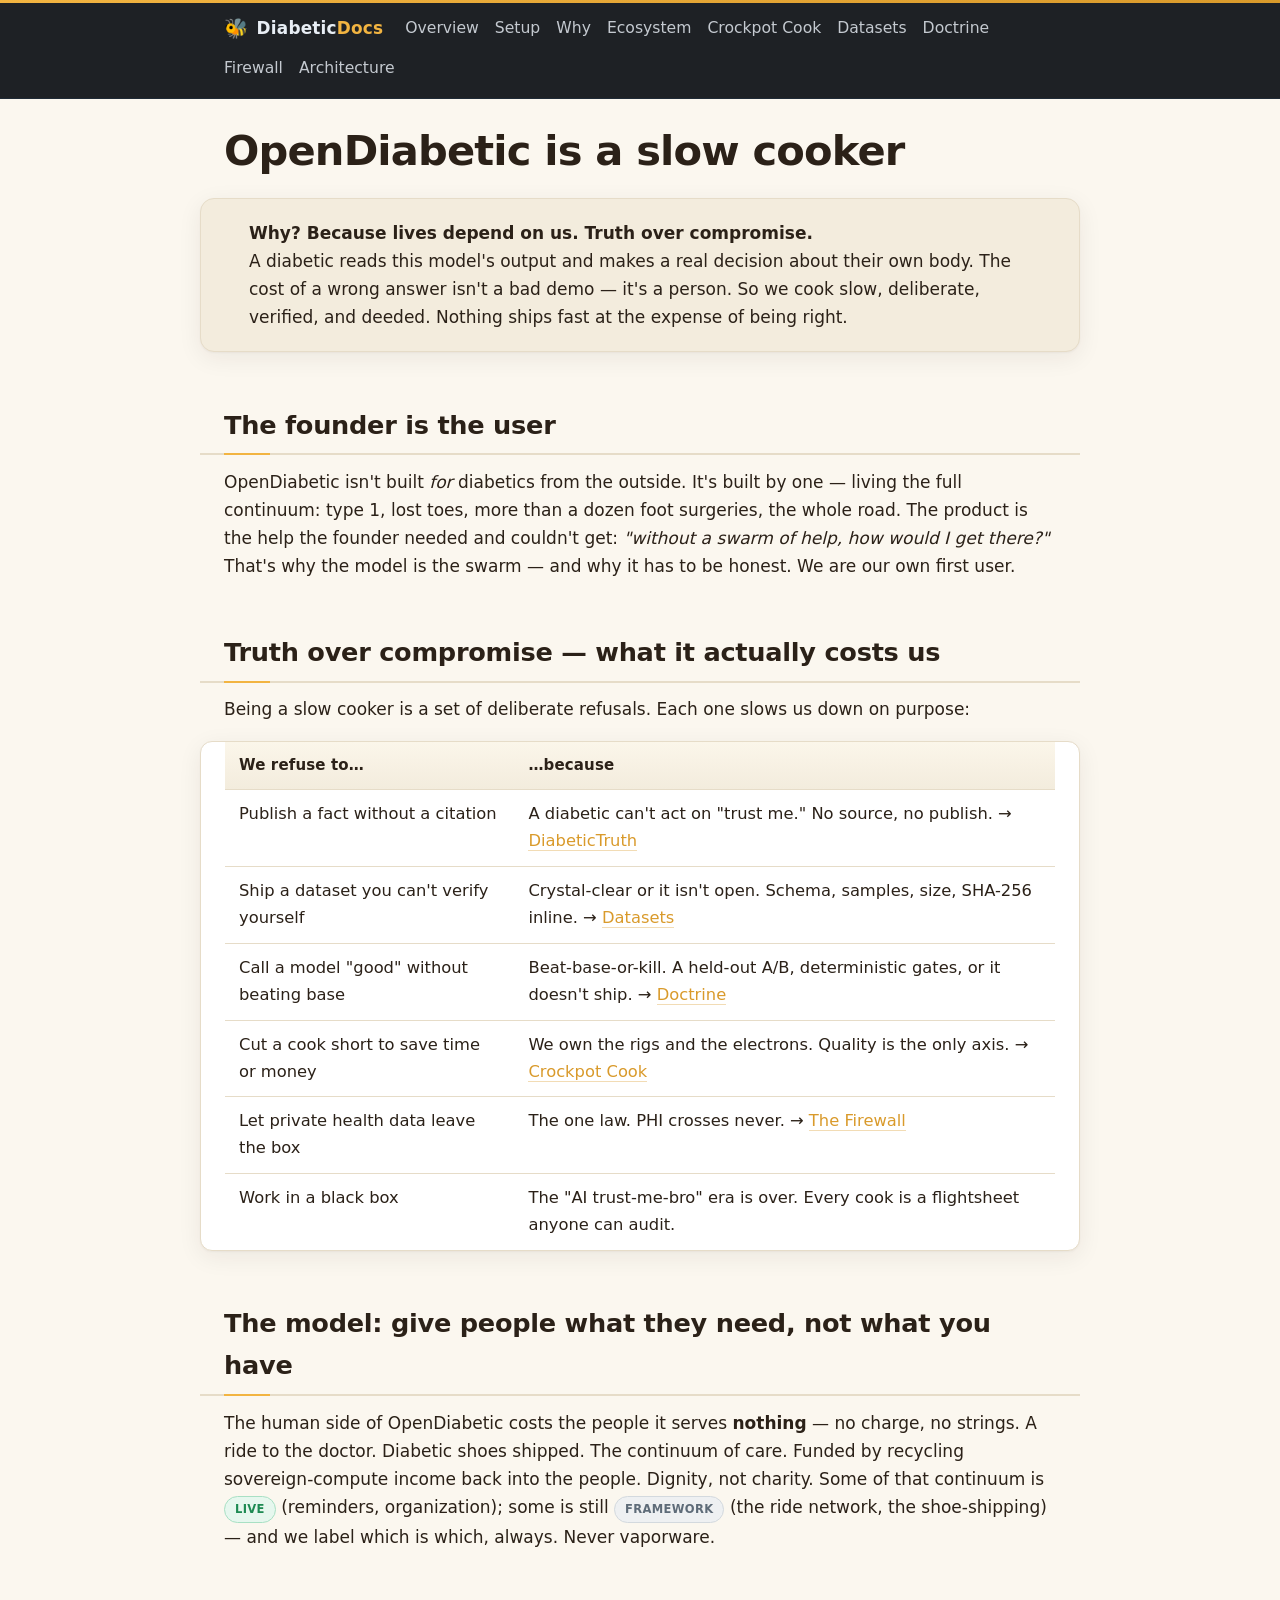
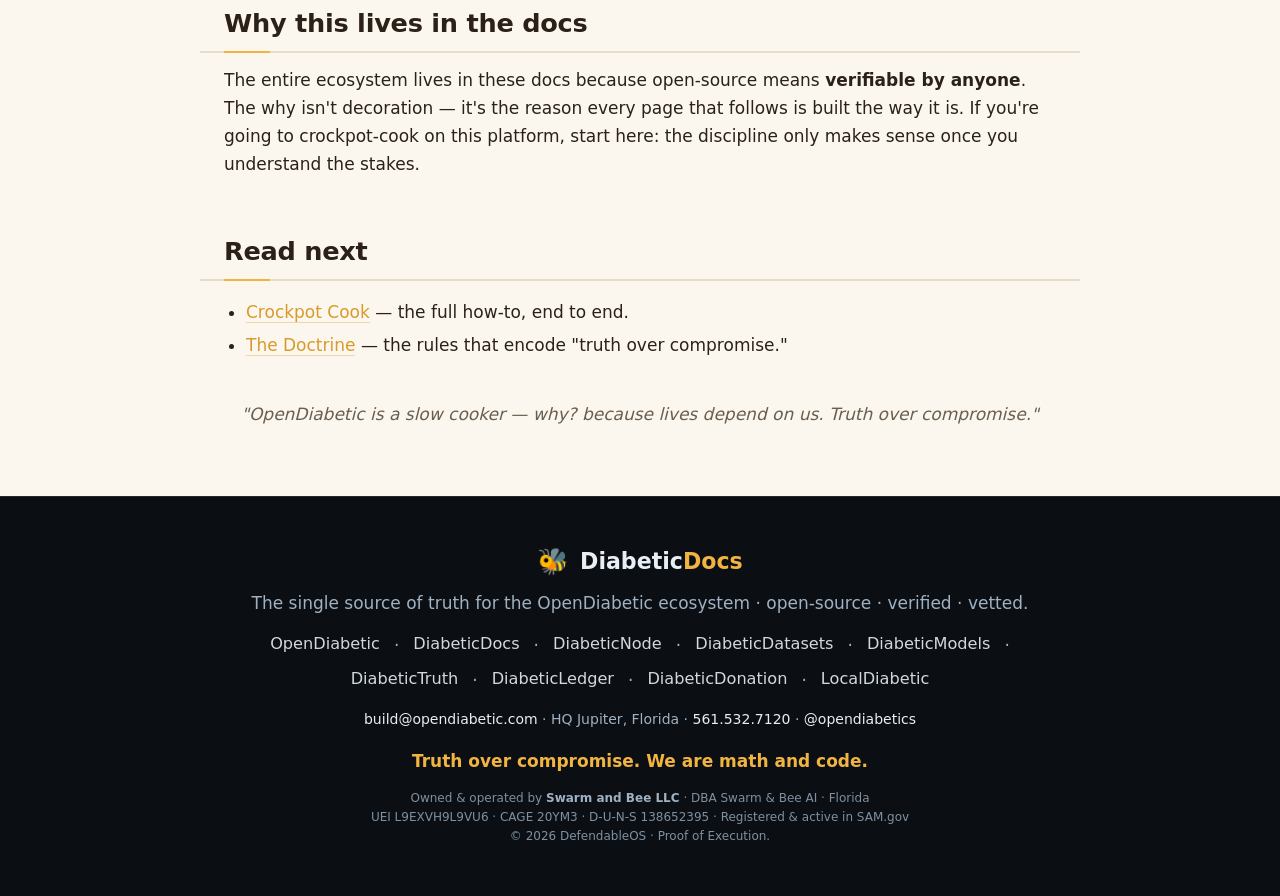
<file: the-why.html>
<!DOCTYPE html>
<html lang="en">
<head>
<meta charset="utf-8">
<meta name="viewport" content="width=device-width, initial-scale=1">
<link rel="icon" href="/assets/bee.svg" type="image/svg+xml">
<title>The Why — OpenDiabetic is a slow cooker | DiabeticDocs</title>
<meta name="description" content="Why OpenDiabetic is a slow cooker: lives depend on us, truth over compromise. The founding mission behind every diabetic model cook — the founder is the user.">
<link rel="canonical" href="https://diabeticdocs.com/the-why">
<meta property="og:image" content="https://diabeticdocs.com/assets/og.png">
<meta property="og:image:width" content="1200">
<meta property="og:image:height" content="630">
<meta name="twitter:image" content="https://diabeticdocs.com/assets/og.png">
<meta name="robots" content="index,follow,max-image-preview:large">
<meta name="theme-color" content="#0B0F14">
<meta name="author" content="OpenDiabetic · Swarm and Bee LLC">
<meta property="og:type" content="website">
<meta property="og:site_name" content="DiabeticDocs">
<meta property="og:url" content="https://diabeticdocs.com/the-why">
<meta property="og:title" content="The Why — OpenDiabetic is a slow cooker | DiabeticDocs">
<meta property="og:description" content="Why OpenDiabetic is a slow cooker: lives depend on us, truth over compromise. The founding mission behind every diabetic model cook — the founder is the user.">
<meta property="og:locale" content="en_US">
<meta name="twitter:card" content="summary_large_image">
<meta name="twitter:site" content="@opendiabetics">
<meta name="twitter:title" content="The Why — OpenDiabetic is a slow cooker | DiabeticDocs">
<meta name="twitter:description" content="Why OpenDiabetic is a slow cooker: lives depend on us, truth over compromise. The founding mission behind every diabetic model cook — the founder is the user.">
<script type="application/ld+json">
{
  "@context": "https://schema.org",
  "@type": "Organization",
  "@id": "https://diabeticdocs.com/#org",
  "name": "DiabeticDocs",
  "url": "https://diabeticdocs.com",
  "description": "The single source of truth for the OpenDiabetic ecosystem — the honest technical record and the reproducible crockpot-cook guides.",
  "email": "build@opendiabetic.com",
  "telephone": "+1-561-532-7120",
  "address": { "@type": "PostalAddress", "addressLocality": "Jupiter", "addressRegion": "FL", "addressCountry": "US" },
  "sameAs": ["https://x.com/opendiabetics", "https://opendiabetic.com", "https://diabeticnode.com", "https://diabeticdatasets.com", "https://diabeticmodels.com", "https://diabetictruth.org", "https://diabeticledger.com", "https://diabeticdonation.com", "https://localdiabetic.com", "https://github.com/SudoSuOps"],
  "parentOrganization": {
    "@type": "Organization",
    "name": "Swarm and Bee LLC",
    "legalName": "Swarm and Bee LLC",
    "alternateName": "Swarm & Bee AI",
    "address": { "@type": "PostalAddress", "addressRegion": "FL", "addressCountry": "US" },
    "identifier": [
      { "@type": "PropertyValue", "propertyID": "SAM UEI", "value": "L9EXVH9L9VU6" },
      { "@type": "PropertyValue", "propertyID": "CAGE", "value": "20YM3" },
      { "@type": "PropertyValue", "propertyID": "DUNS", "value": "138652395" }
    ]
  }
}
</script>
<link rel="stylesheet" href="/style.css">
<script type="application/ld+json">
{"@context":"https://schema.org","@type":"TechArticle","name":"The Why — OpenDiabetic is a slow cooker",
 "url":"https://diabeticdocs.com/the-why","inLanguage":"en","dateModified":"2026-06-21",
 "publisher":{"@type":"Organization","name":"OpenDiabetic","url":"https://opendiabetic.com"}}
</script>
</head>
<body>
<header>
  <nav class="top"><strong><span class="bee" aria-hidden="true">🐝</span> Diabetic<b>Docs</b></strong>
    <a href="/">Overview</a> <a href="/setup">Setup</a> <a href="/the-why">Why</a> <a href="/ecosystem">Ecosystem</a> <a href="/crockpot-cook">Crockpot Cook</a>
    <a href="/datasets">Datasets</a> <a href="/doctrine">Doctrine</a>
    <a href="/the-firewall">Firewall</a> <a href="/architecture">Architecture</a>
  </nav>
</header>

<h1>OpenDiabetic is a slow cooker</h1>
<div class="lede">
  <p style="margin-bottom:0"><b>Why? Because lives depend on us. Truth over compromise.</b><br>
  A diabetic reads this model's output and makes a real decision about their own body. The cost of a
  wrong answer isn't a bad demo — it's a person. So we cook slow, deliberate, verified, and deeded.
  Nothing ships fast at the expense of being right.</p>
</div>

<h2>The founder is the user</h2>
<p>OpenDiabetic isn't built <i>for</i> diabetics from the outside. It's built by one — living the full
continuum: type 1, lost toes, more than a dozen foot surgeries, the whole road. The product is the help
the founder needed and couldn't get: <i>"without a swarm of help, how would I get there?"</i> That's why
the model is the swarm — and why it has to be honest. We are our own first user.</p>

<h2>Truth over compromise — what it actually costs us</h2>
<p>Being a slow cooker is a set of deliberate refusals. Each one slows us down on purpose:</p>
<table>
<tr><th>We refuse to…</th><th>…because</th></tr>
<tr><td>Publish a fact without a citation</td><td>A diabetic can't act on "trust me." No source, no publish. → <a href="https://diabetictruth.org">DiabeticTruth</a></td></tr>
<tr><td>Ship a dataset you can't verify yourself</td><td>Crystal-clear or it isn't open. Schema, samples, size, SHA-256 inline. → <a href="/datasets">Datasets</a></td></tr>
<tr><td>Call a model "good" without beating base</td><td>Beat-base-or-kill. A held-out A/B, deterministic gates, or it doesn't ship. → <a href="/doctrine">Doctrine</a></td></tr>
<tr><td>Cut a cook short to save time or money</td><td>We own the rigs and the electrons. Quality is the only axis. → <a href="/crockpot-cook">Crockpot Cook</a></td></tr>
<tr><td>Let private health data leave the box</td><td>The one law. PHI crosses never. → <a href="/the-firewall">The Firewall</a></td></tr>
<tr><td>Work in a black box</td><td>The "AI trust-me-bro" era is over. Every cook is a flightsheet anyone can audit.</td></tr>
</table>

<h2>The model: give people what they need, not what you have</h2>
<p>The human side of OpenDiabetic costs the people it serves <b>nothing</b> — no charge, no strings.
A ride to the doctor. Diabetic shoes shipped. The continuum of care. Funded by recycling sovereign-compute
income back into the people. Dignity, not charity. Some of that continuum is <span class="st live">LIVE</span>
(reminders, organization); some is still <span class="st frame">FRAMEWORK</span> (the ride network, the
shoe-shipping) — and we label which is which, always. Never vaporware.</p>

<h2>Why this lives in the docs</h2>
<p>The entire ecosystem lives in these docs because open-source means <b>verifiable by anyone</b>. The why
isn't decoration — it's the reason every page that follows is built the way it is. If you're going to
crockpot-cook on this platform, start here: the discipline only makes sense once you understand the stakes.</p>

<h2>Read next</h2>
<ul>
  <li><a href="/crockpot-cook">Crockpot Cook</a> — the full how-to, end to end.</li>
  <li><a href="/doctrine">The Doctrine</a> — the rules that encode "truth over compromise."</li>
</ul>

<p style="max-width:880px;margin:2.4em auto .2em;padding:0 24px;text-align:center;font-style:italic;color:#6b5e4f">"OpenDiabetic is a slow cooker — why? because lives depend on us. Truth over compromise."</p>
<footer class="site-footer">
  <div class="wrap">
    <p class="fmark"><span class="bee" aria-hidden="true">🐝</span> Diabetic<b>Docs</b></p>
    <p>The single source of truth for the OpenDiabetic ecosystem · open-source · verified · vetted.</p>
    <p class="links">
      <a href="https://opendiabetic.com">OpenDiabetic</a> ·
      <a href="https://diabeticdocs.com">DiabeticDocs</a> ·
      <a href="https://diabeticnode.com">DiabeticNode</a> ·
      <a href="https://diabeticdatasets.com">DiabeticDatasets</a> ·
      <a href="https://diabeticmodels.com">DiabeticModels</a> ·
      <a href="https://diabetictruth.org">DiabeticTruth</a> ·
      <a href="https://diabeticledger.com">DiabeticLedger</a> ·
      <a href="https://diabeticdonation.com">DiabeticDonation</a> ·
      <a href="https://localdiabetic.com">LocalDiabetic</a>
    </p>
    <p class="contact"><a href="mailto:build@opendiabetic.com">build@opendiabetic.com</a> ·
      HQ Jupiter, Florida · <a href="tel:+15615327120">561.532.7120</a> ·
      <a href="https://x.com/opendiabetics" rel="me">@opendiabetics</a></p>
    <p class="motto">Truth over compromise. We are math and code.</p>
    <p class="legal">Owned &amp; operated by <b>Swarm and Bee LLC</b> · DBA Swarm &amp; Bee AI · Florida<br>
      UEI L9EXVH9L9VU6 · CAGE 20YM3 · D-U-N-S 138652395 · Registered &amp; active in SAM.gov<br>
      &copy; 2026 DefendableOS · Proof of Execution.</p>
  </div>
</footer>
</body>
</html>
</file>
<file: style.css>
/* DiabeticDocs — canonical OpenDiabetic house style. Honey + paper + ink. Static, fast. */
:root{
  --honey:#F2B441; --honey-600:#D99A2B; --green:#2FB67A; --red:#E2524F; --blue:#3D9BE9;
  --ink-900:#0B0F14; --ink-800:#0e141b; --ink-700:#121922; --line:#1F2A36; --ink-50:#E8EEF5;
  --mut:#9fb1c2; --paper:#FBF7EF; --paper-100:#F3ECDD; --cocoa:#2B2118;
  --paper-line:#e6dcc8;
  --radius:14px; --shadow:0 1px 2px rgba(43,33,24,.04),0 6px 24px rgba(43,33,24,.07);
  --maxw:880px;
}
*{box-sizing:border-box}
html{scroll-behavior:smooth}
body{
  font:17px/1.65 Inter,system-ui,-apple-system,"Segoe UI",Roboto,Helvetica,Arial,sans-serif;
  color:var(--cocoa);background:var(--paper);margin:0;
  -webkit-font-smoothing:antialiased;text-rendering:optimizeLegibility;
}
/* thin honey accent bar at the very top */
body::before{content:"";position:fixed;top:0;left:0;right:0;height:3px;
  background:linear-gradient(90deg,var(--honey),var(--honey-600));z-index:50}

.wrap,h1,h2,h3,p,table,pre,.lede,.law,.why,.grid,ul,ol{max-width:var(--maxw);margin-left:auto;margin-right:auto}
h1,h2,h3,p,table,.lede,.law,.why,.grid,ul,ol,pre{padding-left:24px;padding-right:24px}

/* ---- nav (dark ink, sticky) ---- */
header{position:sticky;top:0;background:rgba(11,15,20,.92);backdrop-filter:saturate(180%) blur(10px);
  border-bottom:1px solid var(--line);padding-top:12px;padding-bottom:12px;z-index:40}
nav.top{max-width:var(--maxw);margin:0 auto;display:flex;flex-wrap:wrap;align-items:center;gap:6px 16px;
  font-size:.92em;padding:0 24px;color:var(--ink-50)}
nav.top strong{font-size:1.08em;margin-right:6px;letter-spacing:.2px;color:var(--ink-50);font-weight:800}
nav.top strong b{color:var(--honey)}
nav.top a{color:var(--ink-50);text-decoration:none;font-weight:500;padding:3px 0;opacity:.82;
  border-bottom:2px solid transparent;transition:.15s}
nav.top a:hover{opacity:1;border-bottom-color:var(--honey)}
.bee{font-size:1.15em;line-height:1;margin-right:.12em;vertical-align:-.05em}

/* ---- type ---- */
h1{font-size:clamp(2rem,5vw,2.6rem);line-height:1.12;letter-spacing:-.02em;margin:.7em auto .4em;font-weight:800}
h2{font-size:clamp(1.35rem,3vw,1.6rem);letter-spacing:-.01em;margin:2em auto .5em;padding-bottom:.28em;font-weight:800;
  border-bottom:2px solid var(--paper-line);position:relative}
h2::after{content:"";position:absolute;left:24px;bottom:-2px;width:46px;height:2px;background:var(--honey)}
h3{font-size:1.1rem;margin:1.3em auto .3em;font-weight:700}
p{margin:.7em auto}
a{color:var(--honey-600);text-decoration:none;border-bottom:1px solid rgba(217,154,43,.35)}
a:hover{color:var(--honey);border-bottom-color:var(--honey)}
b,strong{font-weight:700;color:inherit}

/* ---- hero (dark ink, honey-glow radial) ---- */
.hero{text-align:center;padding:58px 24px 40px;color:var(--ink-50);
  background:radial-gradient(1100px 460px at 50% -160px,rgba(242,180,65,.16),transparent),var(--ink-900);
  border-bottom:1px solid var(--line)}
.hero .eyebrow{color:var(--honey);font-weight:700;letter-spacing:.14em;text-transform:uppercase;font-size:.74rem;margin:0 0 .6em}
.hero .tagline{font-size:clamp(2rem,5vw,2.6rem);font-weight:800;letter-spacing:-.02em;line-height:1.12;
  margin:.1em auto;max-width:700px;color:#fff}
.hero .byline{color:var(--honey);font-weight:600;margin:.7em 0 .2em}
.hero .pillars{color:var(--mut);margin:.5em auto 0;font-size:1.02em}
.hero .pillars b{color:var(--ink-50)}

/* ---- callouts ---- */
.lede{background:var(--paper-100);border:1px solid var(--paper-line);border-radius:var(--radius);
  padding:20px 24px;margin:24px auto;box-shadow:var(--shadow)}
.lede p:first-child{margin-top:0}.lede p:last-child{margin-bottom:0}
.law{background:#fff;border:1px solid var(--paper-line);border-left:5px solid var(--honey);
  border-radius:10px;padding:16px 20px;margin:18px auto}
.why{background:var(--paper-100);border-left:5px solid var(--honey-600);border-radius:10px;padding:14px 18px;margin:14px auto}
.why b{color:var(--honey-600)}

/* ---- cards ---- */
.grid{display:grid;grid-template-columns:repeat(auto-fit,minmax(240px,1fr));gap:16px;margin:18px auto}
.card{background:#fff;border:1px solid var(--paper-line);border-radius:var(--radius);padding:18px 20px;box-shadow:var(--shadow);transition:.18s}
.card:hover{transform:translateY(-2px);box-shadow:0 2px 4px rgba(43,33,24,.05),0 12px 32px rgba(43,33,24,.1);border-color:var(--honey)}
.card h3{margin-top:0}

/* ---- tables ---- */
table{border-collapse:separate;border-spacing:0;width:calc(100% - 48px);margin:18px auto;font-size:.96em;
  border:1px solid var(--paper-line);border-radius:12px;overflow:hidden;box-shadow:var(--shadow);background:#fff}
th,td{text-align:left;padding:11px 14px;border-bottom:1px solid var(--paper-line);vertical-align:top}
thead th,tr:first-child th{background:linear-gradient(180deg,#fbf6ea,#f3ecdd);font-weight:800;font-size:.92em;
  letter-spacing:.01em;color:var(--cocoa)}
tbody tr:hover,table tr:hover{background:#fdfaf3}
tr:last-child td{border-bottom:none}

/* ---- status pills ---- */
.st{display:inline-block;font-size:.72rem;font-weight:800;letter-spacing:.03em;padding:3px 10px;border-radius:20px;white-space:nowrap;text-transform:uppercase}
.live{background:#e6f7ee;color:#1d8a52;border:1px solid #a8e0c4}
.build{background:#fdf1da;color:#b9770e;border:1px solid #ead0a0}
.frame{background:#eef0f2;color:#5e6b78;border:1px solid #d3d9de}

/* ---- code ---- */
pre{background:var(--ink-900);color:#e9eef5;padding:18px 20px;border-radius:12px;overflow:auto;
  font-size:13.5px;line-height:1.55;margin:16px auto;box-shadow:var(--shadow);border:1px solid var(--line);
  font-family:ui-monospace,"SF Mono",Menlo,Consolas,monospace}
.flow{background:var(--ink-900);color:#e9eef5;padding:18px 20px;border-radius:12px;font-size:13px;line-height:1.55;overflow:auto;margin:16px auto;
  border:1px solid var(--line);font-family:ui-monospace,"SF Mono",Menlo,Consolas,monospace;max-width:var(--maxw)}
code{background:var(--paper-100);padding:1.5px 6px;border-radius:5px;font-size:.88em;font-family:ui-monospace,"SF Mono",Menlo,Consolas,monospace}
pre code{background:none;padding:0;font-size:1em;color:inherit}

/* ---- lists ---- */
ul,ol{padding-left:46px}li{margin:.3em 0}

/* ---- footer (dark ink, canonical ecosystem) ---- */
.site-footer{background:var(--ink-900);color:var(--ink-50);padding:46px 0 40px;margin-top:4em;
  border-top:1px solid var(--line);max-width:none}
.site-footer .wrap{max-width:var(--maxw);margin:0 auto;padding:0 24px;text-align:center}
.site-footer .fmark{font-size:1.3em;font-weight:800;color:var(--ink-50);margin:0 0 6px}
.site-footer .fmark b{color:var(--honey)}
.site-footer p{color:var(--mut);margin:10px auto}
.site-footer .links{display:flex;flex-wrap:wrap;justify-content:center;gap:6px 14px;margin:14px auto}
.site-footer .links a{color:var(--ink-50);border-bottom:0;font-size:.95em;opacity:.9}
.site-footer .links a:hover{color:var(--honey);opacity:1}
.site-footer .contact{font-size:14px}
.site-footer .contact a{color:var(--ink-50);border-bottom:0}
.site-footer .contact a:hover{color:var(--honey)}
.site-footer .motto{color:var(--honey);font-weight:600;margin-top:16px}
.site-footer .legal{font-size:12px;color:#7e90a1;margin-top:14px;line-height:1.6}
.site-footer .legal b{color:var(--mut)}

@media (max-width:600px){
  table{width:calc(100% - 32px);font-size:.9em}
  h1,h2,h3,p,table,.lede,.law,.why,.grid,ul,ol,pre{padding-left:16px;padding-right:16px}
  nav.top{padding:0 16px}
  h2::after{left:16px}
}
</file>
